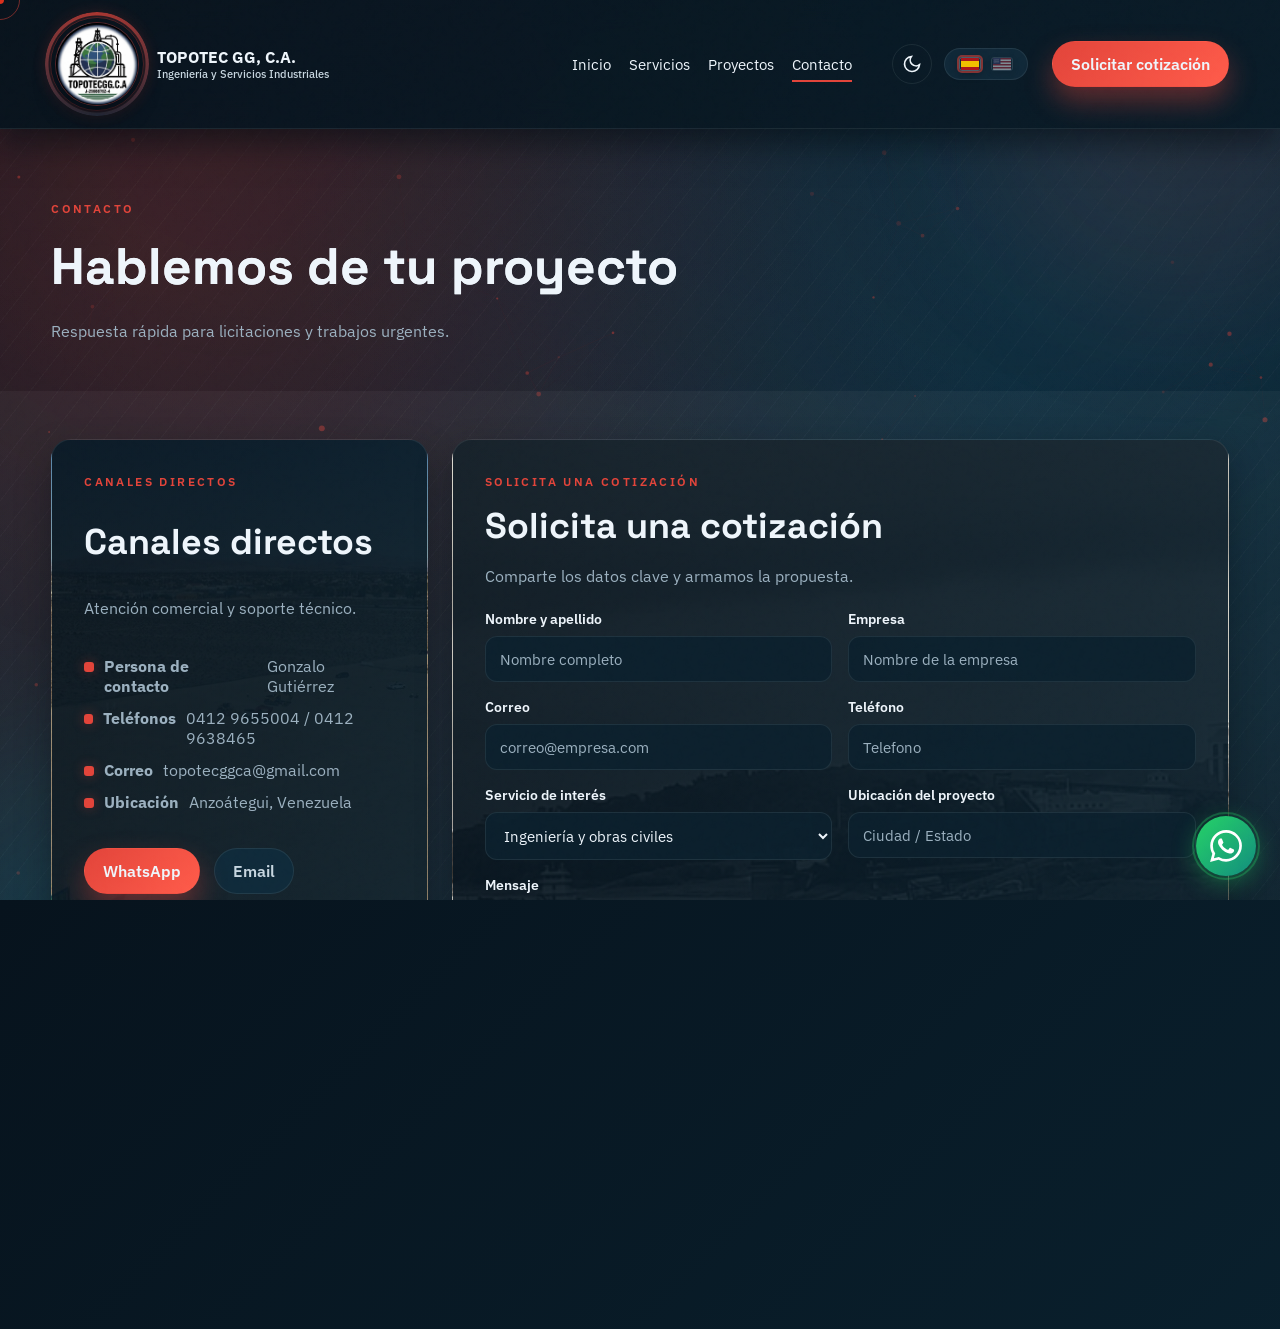
<file: contacto.html>
<!doctype html>
<html lang="es">

<head>
  <meta charset="UTF-8" />
  <meta name="viewport" content="width=device-width, initial-scale=1" />
  <link rel="icon" type="image/x-icon" href="favicon.ico" />
  <link rel="icon" type="image/png" sizes="96x96" href="favicon-96x96.png" />
  <link rel="apple-touch-icon" sizes="180x180" href="apple-touch-icon.png" />
  <link rel="manifest" href="site.webmanifest" />
  <meta name="description" content="Contacto para solicitar cotizacion y soporte tecnico." />
  <title>Contacto | TOPOTEC GG, C.A.</title>
  <link rel="preconnect" href="https://fonts.googleapis.com" />
  <link rel="preconnect" href="https://fonts.gstatic.com" crossorigin />
  <link
    href="https://fonts.googleapis.com/css2?family=IBM+Plex+Sans:wght@300;400;500;600&family=Space+Grotesk:wght@400;500;600;700&display=swap"
    rel="stylesheet" />
  <link rel="stylesheet" href="styles-v2.css" />
</head>

<body class="page page-contact" data-page-title="title_contact">
  <!-- Preloader -->
  <div class="preloader">
    <div class="preloader-content">
      <img class="preloader-logo" src="logo_topotec.jpg" alt="TOPOTEC" />
      <div class="preloader-bar">
        <div class="preloader-progress"></div>
      </div>
    </div>
  </div>

  <!-- Scroll Progress -->
  <div class="scroll-progress"></div>

  <!-- Custom Cursor -->
  <div class="cursor-dot"></div>
  <div class="cursor-ring"></div>

  <!-- Particle Background -->
  <canvas id="particle-canvas"></canvas>

  <!-- Noise Overlay -->
  <div class="noise-overlay"></div>

  <!-- Page Transition -->
  <div class="page-transition"></div>

  <!-- Blob Decorations -->
  <div class="blob-decoration blob-1"></div>
  <div class="blob-decoration blob-2"></div>

  <header class="site-header">
    <nav class="nav container">
      <a class="logo" href="index.html" aria-label="TOPOTEC GG, C.A.">
        <span class="logo-orbit">
          <img class="logo-mark" src="logo_topotec.jpg" alt="Logo TOPOTEC GG, C.A." />
        </span>
        <span class="logo-text">
          TOPOTEC GG, C.A.
          <span data-i18n="brand_tagline">Ingenieria y Servicios Industriales</span>
        </span>
      </a>
      <div class="nav-links" data-nav-menu>
        <a href="index.html" data-i18n="nav_home">Inicio</a>
        <a href="servicios.html" data-i18n="nav_services">Servicios</a>
        <a href="proyectos.html" data-i18n="nav_projects">Proyectos</a>
        <a href="contacto.html" aria-current="page" data-i18n="nav_contact">Contacto</a>
      </div>
      <div class="nav-center-actions">
        <button class="theme-toggle" type="button" aria-label="Toggle theme">
          <svg class="icon-moon" viewBox="0 0 24 24" fill="none" stroke="currentColor" stroke-width="2">
            <path d="M21 12.79A9 9 0 1 1 11.21 3 7 7 0 0 0 21 12.79z" />
          </svg>
          <svg class="icon-sun" viewBox="0 0 24 24" fill="none" stroke="currentColor" stroke-width="2">
            <circle cx="12" cy="12" r="5" />
            <path
              d="M12 1v2M12 21v2M4.22 4.22l1.42 1.42M18.36 18.36l1.42 1.42M1 12h2M21 12h2M4.22 19.78l1.42-1.42M18.36 5.64l1.42-1.42" />
          </svg>
        </button>
        <button class="lang-toggle" data-lang-toggle type="button" aria-label="Toggle language">
          <span data-lang="es"><img src="flag-es.svg" alt="ES" /></span>
          <span data-lang="en"><img src="flag-en.svg" alt="EN" /></span>
        </button>
      </div>
      <div class="nav-actions">
        <a class="btn btn-primary nav-btn-desktop" href="contacto.html#form" data-i18n="nav_quote">Solicitar cotizacion</a>
        <button class="nav-toggle" data-nav-toggle type="button" aria-label="Menu">
          <svg viewBox="0 0 24 24" fill="none" stroke="currentColor" stroke-width="2.5" stroke-linecap="round">
            <line x1="3" y1="6" x2="21" y2="6"></line>
            <line x1="3" y1="12" x2="21" y2="12"></line>
            <line x1="3" y1="18" x2="21" y2="18"></line>
          </svg>
        </button>
      </div>
    </nav>
  </header>

  <main>
    <section class="hero section">
      <div class="container">
        <p class="eyebrow" data-i18n="contact_eyebrow">Contacto</p>
        <h1 class="hero-title" data-i18n="contact_title">Hablemos de tu proyecto</h1>
        <p class="section-subtitle" data-i18n="contact_subtitle">
          Respuesta rapida para licitaciones y trabajos urgentes.
        </p>
      </div>
    </section>

    <section class="section dense" id="form">
      <div class="container grid-3">
        <article class="panel reveal contact-card">
          <p class="eyebrow" data-i18n="contact_info_title">Canales directos</p>
          <h2 class="section-title" data-i18n="contact_info_title">Canales directos</h2>
          <p data-i18n="contact_info_text">Atencion comercial y soporte tecnico.</p>
          <ul class="list" style="margin-top: 18px;">
            <li>
              <strong data-i18n="contact_info_item_1_label">Persona de contacto</strong>
              <span data-i18n="contact_info_item_1_value">Gonzalo Gutierrez</span>
            </li>
            <li>
              <strong data-i18n="contact_info_item_2_label">Telefonos</strong>
              <span data-i18n="contact_info_item_2_value">0412 9655004 / 0412 9638465</span>
            </li>
            <li>
              <strong data-i18n="contact_info_item_3_label">Correo</strong>
              <span data-i18n="contact_info_item_3_value">topotecggca@gmail.com</span>
            </li>
            <li>
              <strong data-i18n="contact_info_item_4_label">Ubicacion</strong>
              <span data-i18n="contact_info_item_4_value">Anzoategui, Venezuela</span>
            </li>
          </ul>
          <div class="cta-actions" style="margin-top: 20px;">
            <a class="btn btn-primary" href="https://wa.me/584149655004" target="_blank" rel="noreferrer">
              WhatsApp
            </a>
            <a class="btn btn-ghost" href="mailto:topotecggca@gmail.com">Email</a>
          </div>
          <div class="contact-highlights">
            <div class="contact-highlight">
              <span class="highlight-label" data-i18n="contact_highlight_1_label">Respuesta</span>
              <span class="highlight-value" data-i18n="contact_highlight_1_value">Menos de 24h</span>
            </div>
            <div class="contact-highlight">
              <span class="highlight-label" data-i18n="contact_highlight_2_label">Cobertura</span>
              <span class="highlight-value" data-i18n="contact_highlight_2_value">Nacional</span>
            </div>
            <div class="contact-highlight">
              <span class="highlight-label" data-i18n="contact_highlight_3_label">Cumplimiento</span>
              <span class="highlight-value" data-i18n="contact_highlight_3_value">Solvencias vigentes</span>
            </div>
          </div>
        </article>
        <article class="panel reveal delay-1" style="grid-column: span 2;">
          <p class="eyebrow" data-i18n="contact_form_title">Solicita una cotizacion</p>
          <h2 class="section-title" data-i18n="contact_form_title">Solicita una cotizacion</h2>
          <p data-i18n="contact_form_text">Comparte los datos clave y armamos la propuesta.</p>
          <form class="form" data-rfq-form data-mailto="topotecggca@gmail.com" style="margin-top: 20px;">
            <div class="form-grid">
              <div class="form-field">
                <label for="name" data-i18n="form_name_label">Nombre y apellido</label>
                <input id="name" name="name" type="text" required data-i18n-placeholder="form_name_ph"
                  placeholder="Nombre completo" />
              </div>
              <div class="form-field">
                <label for="company" data-i18n="form_company_label">Empresa</label>
                <input id="company" name="company" type="text" data-i18n-placeholder="form_company_ph"
                  placeholder="Nombre de la empresa" />
              </div>
              <div class="form-field">
                <label for="email" data-i18n="form_email_label">Correo</label>
                <input id="email" name="email" type="email" required data-i18n-placeholder="form_email_ph"
                  placeholder="correo@empresa.com" />
              </div>
              <div class="form-field">
                <label for="phone" data-i18n="form_phone_label">Telefono</label>
                <input id="phone" name="phone" type="tel" data-i18n-placeholder="form_phone_ph"
                  placeholder="Telefono" />
              </div>
              <div class="form-field">
                <label for="service" data-i18n="form_service_label">Servicio de interes</label>
                <select id="service" name="service">
                  <option data-i18n="form_service_option_1">Ingenieria y obras civiles</option>
                  <option data-i18n="form_service_option_2">Topografia y geodesia</option>
                  <option data-i18n="form_service_option_3">Mantenimiento industrial</option>
                  <option data-i18n="form_service_option_4">Otro / Mixto</option>
                </select>
              </div>
              <div class="form-field">
                <label for="location" data-i18n="form_location_label">Ubicacion del proyecto</label>
                <input id="location" name="location" type="text" data-i18n-placeholder="form_location_ph"
                  placeholder="Ciudad / Estado" />
              </div>
            </div>
            <div class="form-field" style="margin-top: 16px;">
              <label for="message" data-i18n="form_message_label">Mensaje</label>
              <textarea id="message" name="message" data-i18n-placeholder="form_message_ph"
                placeholder="Describe alcance, fechas y requisitos"></textarea>
            </div>
            <div class="form-actions">
              <button class="btn btn-primary" type="submit" data-i18n="form_submit">Enviar solicitud</button>
              <span class="form-note" data-i18n="form_note">Adjunta tu RFP o planos en el correo o por WhatsApp.</span>
            </div>
          </form>
        </article>
      </div>
    </section>
  </main>

  <footer class="site-footer">
    <div class="container footer-grid">
      <div>
        <strong>TOPOTEC GG, C.A.</strong>
        <p data-i18n="brand_tagline">Ingenieria y Servicios Industriales</p>
        <p data-i18n="footer_legal">Habilitados para contratar con el Estado hasta jun 2026.</p>
      </div>
      <div>
        <div class="footer-label" data-i18n="footer_title">Contacto directo</div>
        <p><span data-i18n="footer_phone_label">Telefonos</span>: 0412 9655004 / 0412 9638465</p>
        <p><span data-i18n="footer_email_label">Correo</span>: topotecggca@gmail.com</p>
      </div>
      <div>
        <div class="footer-label" data-i18n="footer_address_label">Ubicacion</div>
        <p data-i18n="footer_address_value">Anzoategui, Venezuela</p>
        <p><span data-i18n="footer_rif_label">RIF</span>: <span data-i18n="footer_rif_value">J-29666762-4</span></p>
      </div>
    </div>
  </footer>

  <script src="site-v2.js"></script>

  <!-- WhatsApp FAB -->
  <a class="whatsapp-fab" href="https://wa.me/584149655004" target="_blank" rel="noreferrer" aria-label="WhatsApp">
    <svg viewBox="0 0 24 24" xmlns="http://www.w3.org/2000/svg">
      <path
        d="M17.472 14.382c-.297-.149-1.758-.867-2.03-.967-.273-.099-.471-.148-.67.15-.197.297-.767.966-.94 1.164-.173.199-.347.223-.644.075-.297-.15-1.255-.463-2.39-1.475-.883-.788-1.48-1.761-1.653-2.059-.173-.297-.018-.458.13-.606.134-.133.298-.347.446-.52.149-.174.198-.298.298-.497.099-.198.05-.371-.025-.52-.075-.149-.669-1.612-.916-2.207-.242-.579-.487-.5-.669-.51-.173-.008-.371-.01-.57-.01-.198 0-.52.074-.792.372-.272.297-1.04 1.016-1.04 2.479 0 1.462 1.065 2.875 1.213 3.074.149.198 2.096 3.2 5.077 4.487.709.306 1.262.489 1.694.625.712.227 1.36.195 1.871.118.571-.085 1.758-.719 2.006-1.413.248-.694.248-1.289.173-1.413-.074-.124-.272-.198-.57-.347m-5.421 7.403h-.004a9.87 9.87 0 01-5.031-1.378l-.361-.214-3.741.982.998-3.648-.235-.374a9.86 9.86 0 01-1.51-5.26c.001-5.45 4.436-9.884 9.888-9.884 2.64 0 5.122 1.03 6.988 2.898a9.825 9.825 0 012.893 6.994c-.003 5.45-4.437 9.884-9.885 9.884m8.413-18.297A11.815 11.815 0 0012.05 0C5.495 0 .16 5.335.157 11.892c0 2.096.547 4.142 1.588 5.945L.057 24l6.305-1.654a11.882 11.882 0 005.683 1.448h.005c6.554 0 11.89-5.335 11.893-11.893a11.821 11.821 0 00-3.48-8.413z" />
    </svg>
  </a>
</body>

</html>
</file>
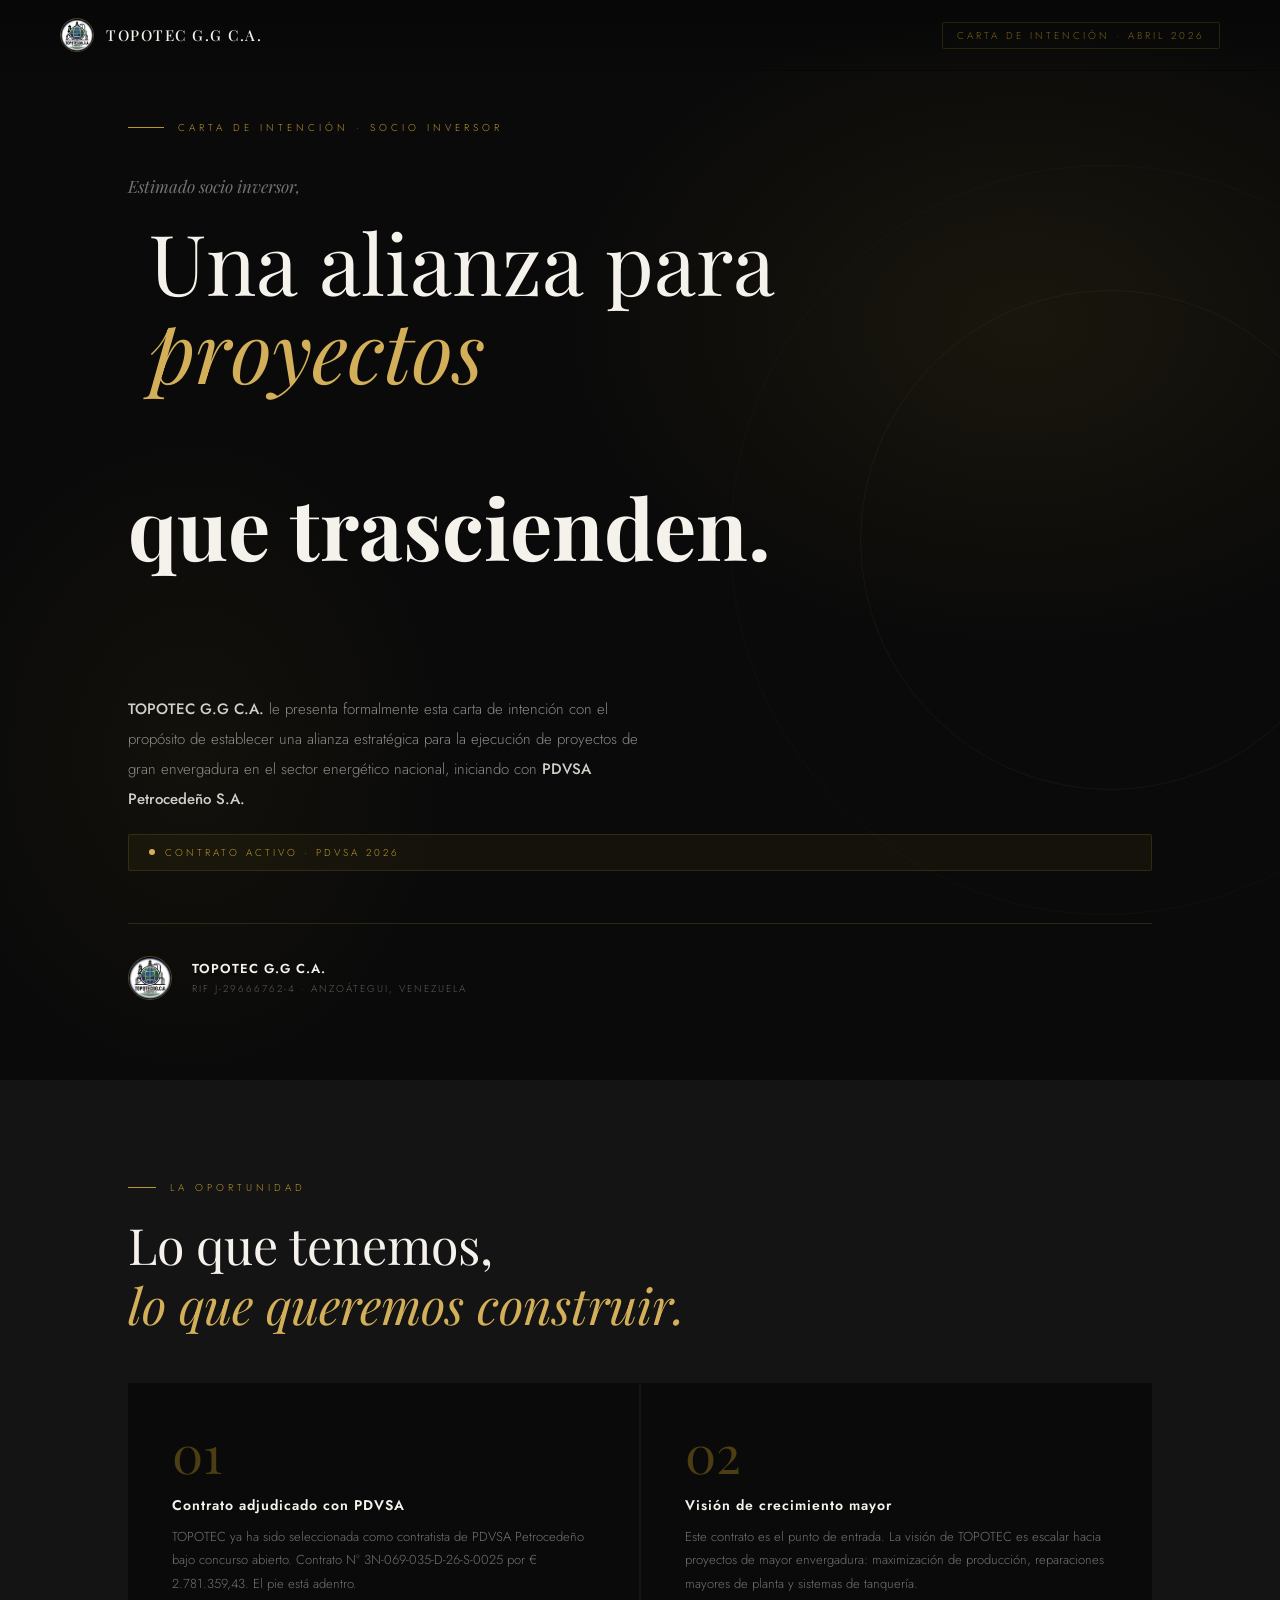
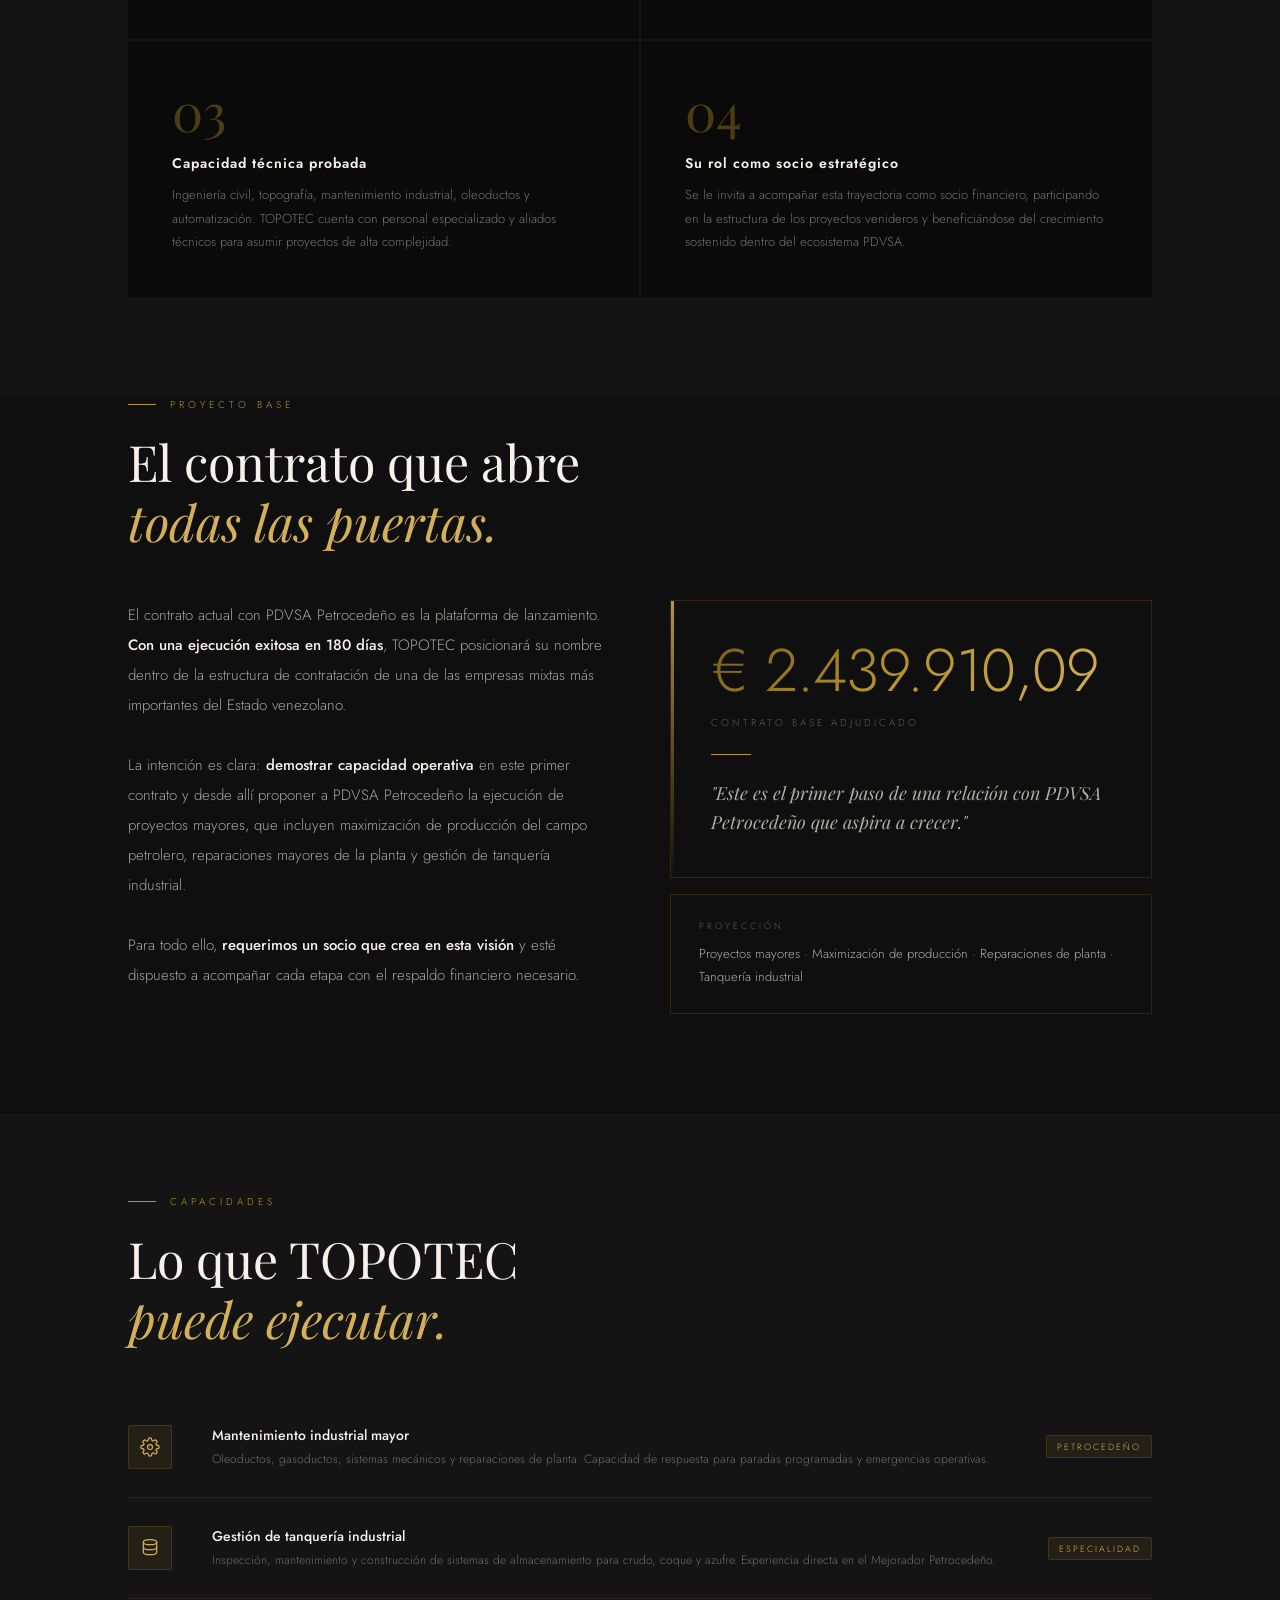
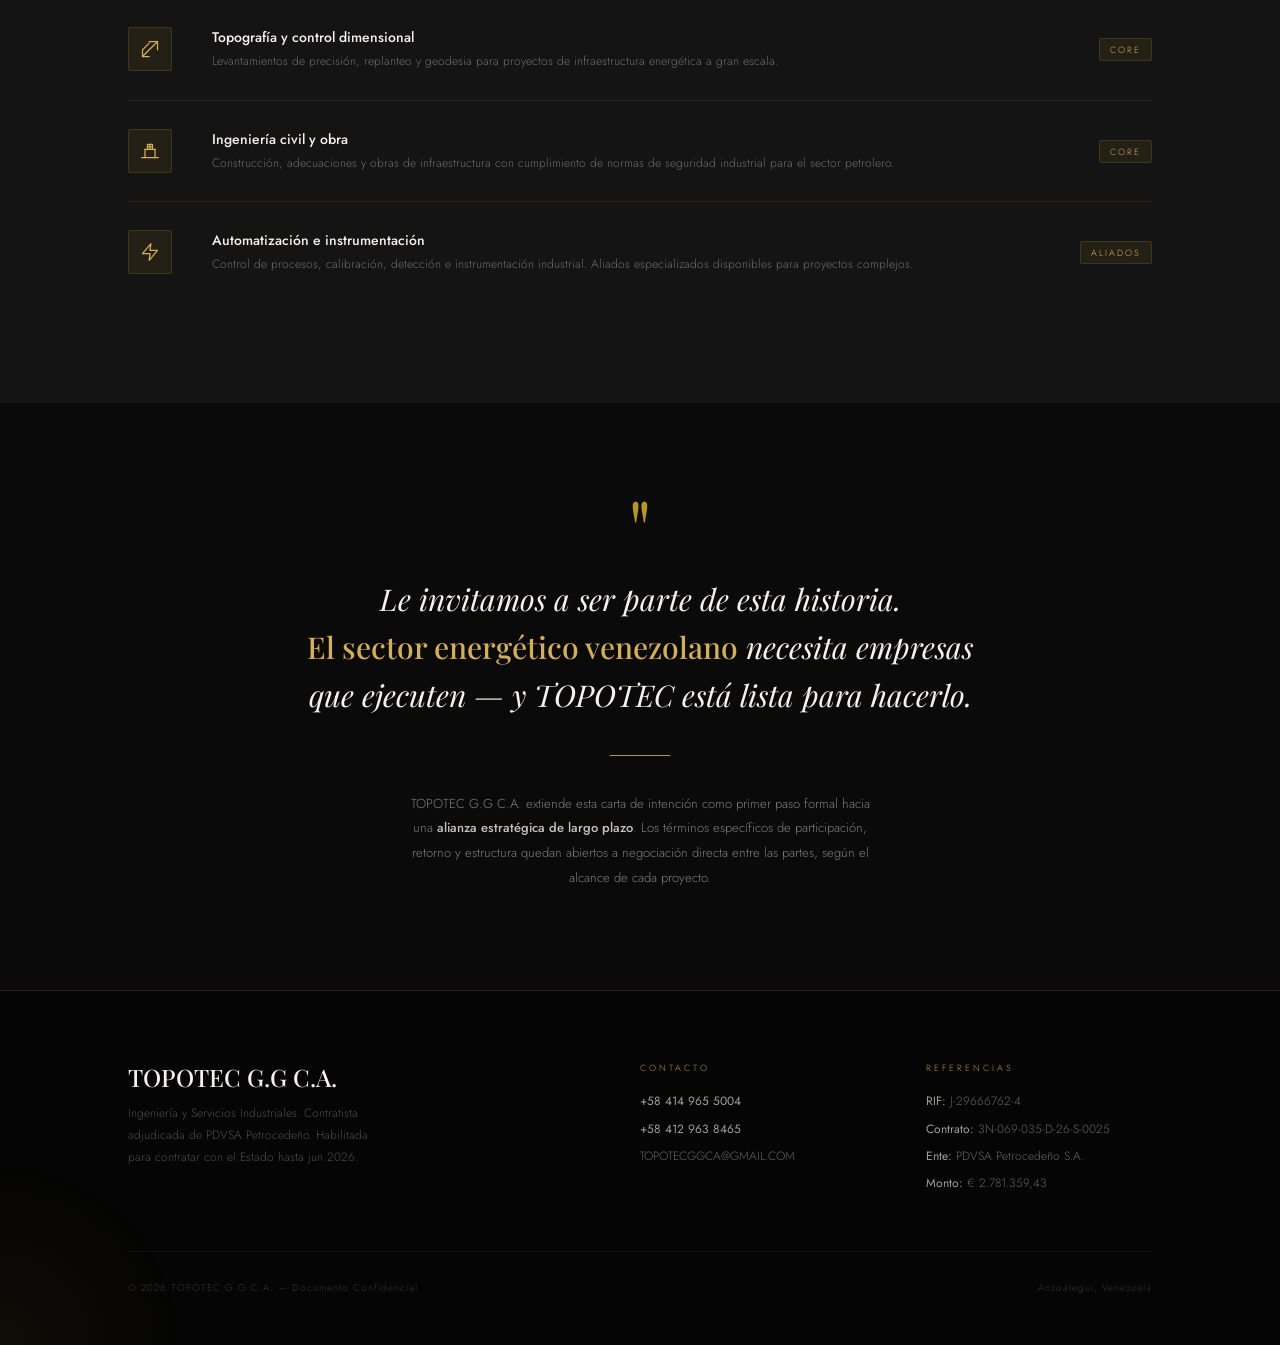
<file: Financiamiento.html>
<!DOCTYPE html>
<html lang="es">

<head>
  <meta charset="UTF-8">
  <meta name="viewport" content="width=device-width, initial-scale=1.0">
  <title>Carta de Intención — TOPOTEC G.G C.A.</title>
  <link
    href="https://fonts.googleapis.com/css2?family=Playfair+Display:ital,wght@0,400;0,500;0,700;1,400;1,500&family=Jost:wght@300;400;500;600&display=swap"
    rel="stylesheet">
  <style>
    :root {
      --gold: #B8952A;
      --gold2: #D4AF5A;
      --gold3: #7A6018;
      --cream: #F9F6F0;
      --cream2: #F0EBE0;
      --ink: #0A0A0A;
      --ink2: #141414;
      --smoke: #F5F2EC;
      --line: rgba(184, 149, 42, 0.18);
      --text: #1A1810;
      --muted: #6B6555;
    }

    *,
    *::before,
    *::after {
      margin: 0;
      padding: 0;
      box-sizing: border-box;
    }

    html {
      scroll-behavior: smooth;
    }

    body {
      background: var(--cream);
      color: var(--text);
      font-family: 'Jost', sans-serif;
      font-weight: 300;
      overflow-x: hidden;
    }

    /* PROGRESS */
    #bar {
      position: fixed;
      top: 0;
      left: 0;
      height: 2px;
      width: 0%;
      background: linear-gradient(90deg, var(--gold3), var(--gold), var(--gold2));
      z-index: 1000;
      box-shadow: 0 0 10px var(--gold);
      transition: width 0.1s linear;
    }

    /* NAV */
    nav {
      position: fixed;
      top: 0;
      left: 0;
      right: 0;
      z-index: 500;
      padding: 18px 60px;
      display: flex;
      justify-content: space-between;
      align-items: center;
      background: linear-gradient(180deg, rgba(7, 7, 7, 0.96) 0%, transparent 100%);
      border-bottom: 1px solid transparent;
      transition: border-color 0.4s, backdrop-filter 0.4s, background 0.4s;
    }

    nav.scrolled {
      border-bottom-color: var(--line);
      backdrop-filter: blur(20px);
      background: rgba(7, 7, 7, 0.88);
    }

    .nav-left {
      display: flex;
      align-items: center;
      gap: 12px;
    }

    .nav-logo-img {
      width: 34px;
      height: 34px;
      border-radius: 50%;
      object-fit: cover;
      border: 1px solid rgba(184, 149, 42, 0.4);
    }

    .nav-name {
      font-family: 'Playfair Display', serif;
      font-size: 15px;
      font-weight: 500;
      letter-spacing: 1.5px;
      color: var(--smoke);
    }

    .nav-right {
      font-size: 10px;
      letter-spacing: 3px;
      text-transform: uppercase;
      color: var(--gold3);
      border: 1px solid var(--line);
      padding: 5px 14px;
      border-radius: 2px;
    }

    /* HERO — CARTA ABIERTA */
    .hero {
      min-height: 100vh;
      background: var(--ink);
      position: relative;
      overflow: hidden;
      display: flex;
      flex-direction: column;
      justify-content: center;
      padding: 120px 10vw 80px;
    }

    .hero-texture {
      position: absolute;
      inset: 0;
      background:
        radial-gradient(ellipse 60% 50% at 80% 30%, rgba(184, 149, 42, 0.09) 0%, transparent 60%),
        radial-gradient(ellipse 40% 60% at 15% 70%, rgba(184, 149, 42, 0.05) 0%, transparent 50%);
    }

    .hero-ornament {
      position: absolute;
      right: -80px;
      top: 50%;
      transform: translateY(-50%);
      width: 500px;
      height: 500px;
      border: 1px solid rgba(184, 149, 42, 0.07);
      border-radius: 50%;
      animation: spin 40s linear infinite;
    }

    .hero-ornament2 {
      position: absolute;
      right: -200px;
      top: 50%;
      transform: translateY(-50%);
      width: 750px;
      height: 750px;
      border: 1px solid rgba(184, 149, 42, 0.04);
      border-radius: 50%;
      animation: spin 70s linear infinite reverse;
    }

    @keyframes spin {
      to {
        transform: translateY(-50%) rotate(360deg);
      }
    }

    .hero-tag {
      display: flex;
      align-items: center;
      gap: 14px;
      margin-bottom: 40px;
      opacity: 0;
      transform: translateY(16px);
      animation: up 0.7s ease 0.2s forwards;
    }

    .hero-tag-line {
      width: 36px;
      height: 1px;
      background: var(--gold);
    }

    .hero-tag-text {
      font-size: 10px;
      letter-spacing: 4px;
      text-transform: uppercase;
      color: var(--gold);
    }

    .hero-saludo {
      font-family: 'Playfair Display', serif;
      font-size: clamp(13px, 2vw, 17px);
      font-weight: 400;
      font-style: italic;
      color: rgba(245, 242, 236, 0.45);
      margin-bottom: 20px;
      opacity: 0;
      transform: translateY(16px);
      animation: up 0.7s ease 0.35s forwards;
    }

    .hero-title {
      font-family: 'Playfair Display', serif;
      font-size: clamp(44px, 7vw, 84px);
      font-weight: 400;
      line-height: 1.05;
      color: var(--smoke);
      opacity: 0;
      transform: translateY(24px);
      animation: up 1s ease 0.5s forwards;
    }

    .hero-title em {
      font-style: italic;
      color: var(--gold2);
    }

    .hero-title strong {
      font-weight: 700;
      display: block;
    }

    .hero-body {
      margin-top: 36px;
      max-width: 520px;
      font-size: 15px;
      line-height: 2;
      font-weight: 300;
      color: rgba(245, 242, 236, 0.55);
      opacity: 0;
      transform: translateY(16px);
      animation: up 0.7s ease 0.8s forwards;
    }

    .hero-body strong {
      color: rgba(245, 242, 236, 0.85);
      font-weight: 500;
    }

    .hero-firma {
      margin-top: 52px;
      display: flex;
      align-items: center;
      gap: 20px;
      padding-top: 32px;
      border-top: 1px solid rgba(184, 149, 42, 0.2);
      opacity: 0;
      animation: up 0.7s ease 1.1s forwards;
    }

    .firma-logo {
      width: 44px;
      height: 44px;
      border-radius: 50%;
      object-fit: cover;
      border: 1px solid rgba(184, 149, 42, 0.4);
      flex-shrink: 0;
    }

    .firma-info {}

    .firma-name {
      font-size: 13px;
      font-weight: 600;
      color: var(--smoke);
      letter-spacing: 1px;
    }

    .firma-sub {
      font-size: 10px;
      color: rgba(245, 242, 236, 0.35);
      letter-spacing: 2px;
      text-transform: uppercase;
      margin-top: 3px;
    }

    /* SECTIONS */
    section {
      padding: 100px 10vw;
      position: relative;
    }

    section.dark {
      background: var(--ink2);
      color: var(--smoke);
    }

    section.light {
      background: var(--cream2);
    }

    .eyebrow {
      display: flex;
      align-items: center;
      gap: 14px;
      margin-bottom: 20px;
    }

    .eyebrow-line {
      width: 28px;
      height: 1px;
      background: var(--gold);
      flex-shrink: 0;
    }

    .eyebrow-text {
      font-size: 10px;
      letter-spacing: 4px;
      text-transform: uppercase;
      color: var(--gold);
    }

    .s-title {
      font-family: 'Playfair Display', serif;
      font-size: clamp(30px, 4.5vw, 50px);
      font-weight: 400;
      line-height: 1.2;
      margin-bottom: 40px;
    }

    .s-title em {
      font-style: italic;
      color: var(--gold2);
    }

    section.dark .s-title {
      color: var(--smoke);
    }

    section.light .s-title {
      color: var(--ink);
    }

    /* PROPUESTA CENTRAL */
    .propuesta-grid {
      display: grid;
      grid-template-columns: 1fr 1fr;
      gap: 2px;
      margin-top: 48px;
    }

    .p-card {
      background: var(--ink);
      padding: 44px;
      position: relative;
      overflow: hidden;
      transition: background 0.3s;
    }

    .p-card:hover {
      background: #1a1a1a;
    }

    .p-card::after {
      content: '';
      position: absolute;
      bottom: 0;
      left: 0;
      right: 0;
      height: 1px;
      background: linear-gradient(90deg, transparent, var(--gold), transparent);
      opacity: 0;
      transition: opacity 0.4s;
    }

    .p-card:hover::after {
      opacity: 1;
    }

    .p-num {
      font-family: 'Playfair Display', serif;
      font-size: 52px;
      font-weight: 300;
      color: var(--gold3);
      line-height: 1;
      margin-bottom: 16px;
      opacity: 0.6;
    }

    .p-title {
      font-size: 14px;
      font-weight: 600;
      color: var(--smoke);
      letter-spacing: 1px;
      margin-bottom: 10px;
    }

    .p-text {
      font-size: 13px;
      line-height: 1.8;
      color: rgba(245, 242, 236, 0.45);
    }

    /* OPORTUNIDAD */
    .op-wrap {
      display: grid;
      grid-template-columns: 1fr 1fr;
      gap: 60px;
      align-items: start;
      margin-top: 48px;
    }

    .op-text {
      font-size: 15px;
      line-height: 2;
      color: rgba(245, 242, 236, 0.65);
    }

    .op-text strong {
      color: var(--smoke);
      font-weight: 500;
    }

    .op-highlight {
      border: 1px solid var(--line);
      padding: 40px;
      position: relative;
    }

    .op-highlight::before {
      content: '';
      position: absolute;
      top: 0;
      left: 0;
      width: 3px;
      height: 100%;
      background: linear-gradient(180deg, var(--gold), transparent);
    }

    .op-big {
      font-family: 'Jost', sans-serif;
      font-size: clamp(38px, 5vw, 60px);
      font-weight: 300;
      letter-spacing: -1px;
      background: linear-gradient(135deg, var(--gold3), var(--gold), var(--gold2));
      -webkit-background-clip: text;
      -webkit-text-fill-color: transparent;
      background-clip: text;
      line-height: 1;
      margin-bottom: 14px;
    }

    .op-label {
      font-size: 10px;
      letter-spacing: 3px;
      text-transform: uppercase;
      color: rgba(245, 242, 236, 0.35);
    }

    .op-divider {
      width: 40px;
      height: 1px;
      background: var(--gold);
      margin: 24px 0;
    }

    .op-sub {
      font-family: 'Playfair Display', serif;
      font-size: 18px;
      font-style: italic;
      font-weight: 300;
      color: rgba(245, 242, 236, 0.7);
      line-height: 1.6;
    }

    /* PROYECTOS */
    .proyectos-list {
      margin-top: 48px;
    }

    .proy-item {
      display: grid;
      grid-template-columns: 56px 1fr auto;
      align-items: start;
      gap: 28px;
      padding: 28px 0;
      border-bottom: 1px solid rgba(184, 149, 42, 0.12);
      opacity: 0;
      transform: translateX(-16px);
      transition: opacity 0.6s, transform 0.6s;
    }

    .proy-item.visible {
      opacity: 1;
      transform: translateX(0);
    }

    .proy-item:last-child {
      border-bottom: none;
    }

    .proy-ico {
      width: 44px;
      height: 44px;
      border-radius: 2px;
      background: rgba(184, 149, 42, 0.1);
      border: 1px solid var(--line);
      display: flex;
      align-items: center;
      justify-content: center;
      font-size: 18px;
      flex-shrink: 0;
      color: var(--gold2);
    }

    .proy-name {
      font-size: 14px;
      font-weight: 500;
      color: var(--smoke);
      margin-bottom: 4px;
    }

    .proy-desc {
      font-size: 12px;
      line-height: 1.7;
      color: rgba(245, 242, 236, 0.4);
    }

    .proy-tag {
      font-size: 9px;
      letter-spacing: 2px;
      text-transform: uppercase;
      padding: 4px 10px;
      border-radius: 2px;
      white-space: nowrap;
      align-self: center;
      background: rgba(184, 149, 42, 0.1);
      color: var(--gold2);
      border: 1px solid var(--line);
    }

    /* INVITACION */
    .invitacion-wrap {
      max-width: 700px;
      margin: 0 auto;
      text-align: center;
    }

    .inv-quote-mark {
      font-family: 'Playfair Display', serif;
      font-size: 80px;
      line-height: 0.6;
      color: var(--gold);
      opacity: 0.25;
      display: block;
      margin-bottom: 24px;
    }

    .inv-text {
      font-family: 'Playfair Display', serif;
      font-size: clamp(20px, 3vw, 30px);
      font-weight: 400;
      font-style: italic;
      line-height: 1.6;
      color: var(--smoke);
    }

    .inv-text em {
      color: var(--gold2);
      font-style: normal;
      font-weight: 500;
    }

    .inv-divider {
      width: 60px;
      height: 1px;
      background: var(--gold);
      margin: 36px auto;
    }

    .inv-cta {
      font-size: 13px;
      line-height: 1.9;
      color: rgba(245, 242, 236, 0.5);
      max-width: 460px;
      margin: 0 auto;
    }

    .inv-cta strong {
      color: rgba(245, 242, 236, 0.8);
      font-weight: 500;
    }

    /* FOOTER */
    footer {
      background: #050505;
      padding: 70px 10vw 50px;
      border-top: 1px solid var(--line);
    }

    .foot-grid {
      display: grid;
      grid-template-columns: 2fr 1fr 1fr;
      gap: 60px;
      margin-bottom: 50px;
    }

    .foot-brand {
      font-family: 'Playfair Display', serif;
      font-size: 24px;
      font-weight: 500;
      color: var(--smoke);
      margin-bottom: 10px;
    }

    .foot-tag {
      font-size: 12px;
      color: rgba(245, 242, 236, 0.3);
      line-height: 1.8;
      max-width: 260px;
    }

    .foot-col-title {
      font-size: 9px;
      letter-spacing: 3px;
      text-transform: uppercase;
      color: var(--gold);
      margin-bottom: 18px;
    }

    .foot-item {
      font-size: 12px;
      color: rgba(245, 242, 236, 0.4);
      margin-bottom: 8px;
      line-height: 1.6;
    }

    .foot-item strong {
      color: rgba(245, 242, 236, 0.65);
      font-weight: 400;
    }

    .foot-bottom {
      padding-top: 28px;
      border-top: 1px solid rgba(245, 242, 236, 0.05);
      display: flex;
      justify-content: space-between;
      align-items: center;
      flex-wrap: wrap;
      gap: 12px;
    }

    .foot-copy {
      font-size: 10px;
      color: rgba(245, 242, 236, 0.2);
      letter-spacing: 1px;
    }

    /* ANIMATIONS */
    @keyframes up {
      to {
        opacity: 1;
        transform: translateY(0);
      }
    }

    .reveal {
      opacity: 0;
      transform: translateY(24px);
      transition: opacity 0.8s ease, transform 0.8s ease;
    }

    .reveal.visible {
      opacity: 1;
      transform: translateY(0);
    }

    .reveal-r {
      opacity: 0;
      transform: translateX(24px);
      transition: opacity 0.7s ease, transform 0.7s ease;
    }

    .reveal-r.visible {
      opacity: 1;
      transform: translateX(0);
    }

    /* MOBILE */
    @media(max-width:768px) {
      nav {
        padding: 18px 24px;
      }

      .nav-right {
        display: none;
      }

      .hero,
      section {
        padding-left: 24px;
        padding-right: 24px;
      }

      .propuesta-grid,
      .op-wrap {
        grid-template-columns: 1fr;
        gap: 2px;
      }

      .foot-grid {
        grid-template-columns: 1fr;
        gap: 36px;
      }

      .proy-item {
        grid-template-columns: 44px 1fr;
      }

      .proy-tag {
        display: none;
      }
    }

    @media print {

      nav,
      #bar {
        display: none;
      }

      body {
        background: white;
        color: black;
      }
    }

    /* ── SPOTLIGHT CURSOR ── */
    .spotlight {
      position: fixed;
      pointer-events: none;
      z-index: 9998;
      width: 400px;
      height: 400px;
      border-radius: 50%;
      background: radial-gradient(circle, rgba(184, 149, 42, 0.06) 0%, transparent 65%);
      transform: translate(-50%, -50%);
      transition: opacity 0.3s;
    }

    /* ── COUNTER ANIMATION ── */
    .count-up {
      display: inline-block;
    }

    /* ── MAGNETIC CARD ── */
    .p-card {
      cursor: default;
    }

    /* ── CHAR REVEAL ── */
    .char-reveal .char {
      display: inline-block;
      opacity: 0;
      transform: translateY(40px) rotate(3deg);
      transition: opacity 0.5s ease, transform 0.5s ease;
    }

    .char-reveal.visible .char {
      opacity: 1;
      transform: translateY(0) rotate(0deg);
    }

    /* ── SHIMMER LINE ── */
    .shimmer-line {
      height: 1px;
      background: var(--line);
      position: relative;
      overflow: hidden;
      margin: 60px 0;
    }

    .shimmer-line::after {
      content: '';
      position: absolute;
      top: 0;
      left: -100%;
      width: 60%;
      height: 100%;
      background: linear-gradient(90deg, transparent, var(--gold2), transparent);
      animation: shimmer 3s ease-in-out infinite;
    }

    @keyframes shimmer {
      0% {
        left: -60%
      }

      100% {
        left: 160%
      }
    }

    /* ── FLOATING BADGE ── */
    .float-badge {
      display: inline-flex;
      align-items: center;
      gap: 10px;
      padding: 10px 20px;
      border: 1px solid var(--line);
      border-radius: 2px;
      background: rgba(184, 149, 42, 0.06);
      animation: floatY 4s ease-in-out infinite;
      margin-top: 20px;
    }

    @keyframes floatY {

      0%,
      100% {
        transform: translateY(0)
      }

      50% {
        transform: translateY(-8px)
      }
    }

    .float-dot {
      width: 6px;
      height: 6px;
      border-radius: 50%;
      background: var(--gold2);
      animation: pulse 2s ease-in-out infinite;
    }

    @keyframes pulse {

      0%,
      100% {
        opacity: 1;
        transform: scale(1)
      }

      50% {
        opacity: 0.4;
        transform: scale(0.6)
      }
    }

    /* ── TILT CARDS ── */
    .p-card {
      transition: background 0.3s, transform 0.2s, box-shadow 0.2s;
    }

    @media(min-width:769px) {
      .p-card:hover {
        transform: translateY(-4px);
        box-shadow: 0 20px 60px rgba(0, 0, 0, 0.5);
      }
    }

    /* ── MOBILE CARD RIPPLE ── */
    .ripple-burst {
      position: absolute;
      border-radius: 50%;
      pointer-events: none;
      transform: scale(0);
      opacity: 0;
      background: radial-gradient(circle, rgba(212, 175, 90, 0.18) 0%, rgba(184, 149, 42, 0.07) 45%, transparent 70%);
      animation: ripplePop 0.7s cubic-bezier(0.2, 0, 0, 1) forwards;
    }

    @keyframes ripplePop {
      0% {
        transform: scale(0);
        opacity: 1;
      }

      60% {
        transform: scale(1);
        opacity: 0.8;
      }

      100% {
        transform: scale(1.4);
        opacity: 0;
      }
    }

    @media(max-width:768px) {
      .p-card {
        overflow: hidden;
        position: relative;
        -webkit-tap-highlight-color: transparent;
      }
    }
  </style>
</head>

<body>

  <div id="bar"></div>

  <nav id="nav">
    <div class="nav-left">
      <img class="nav-logo-img"
        src="[data-uri]"
        alt="TOPOTEC">
      <div class="nav-name">TOPOTEC G.G C.A.</div>
    </div>
    <div class="nav-right">Carta de Intención · Abril 2026</div>
  </nav>

  <!-- HERO -->
  <div class="hero">
    <div class="hero-texture"></div>
    <div class="hero-ornament"></div>
    <div class="hero-ornament2"></div>

    <div class="hero-tag">
      <div class="hero-tag-line"></div>
      <div class="hero-tag-text" style="white-space:nowrap;">Carta de Intención · Socio Inversor</div>
    </div>

    <div class="hero-saludo">Estimado socio inversor,</div>

    <h1 class="hero-title">
      Una alianza para<br>
      <em>proyectos</em><br>
      <strong>que trascienden.</strong>
    </h1>

    <p class="hero-body">
      <strong>TOPOTEC G.G C.A.</strong> le presenta formalmente esta carta de intención con el propósito de establecer
      una alianza estratégica para la ejecución de proyectos de gran envergadura en el sector energético nacional,
      iniciando con <strong>PDVSA Petrocedeño S.A.</strong>
    </p>

    <div class="float-badge">
      <div class="float-dot"></div><span
        style="font-size:10px;letter-spacing:3px;text-transform:uppercase;color:var(--gold);">Contrato Activo · PDVSA
        2026</span>
    </div>

    <div class="hero-firma">
      <img class="firma-logo"
        src="[data-uri]"
        alt="TOPOTEC">
      <div class="firma-info">
        <div class="firma-name">TOPOTEC G.G C.A.</div>
        <div class="firma-sub">RIF J-29666762-4 · Anzoátegui, Venezuela</div>
      </div>
    </div>
  </div>

  <!-- PROPUESTA -->
  <section class="dark">
    <div class="eyebrow reveal">
      <div class="eyebrow-line"></div>
      <div class="eyebrow-text">La oportunidad</div>
    </div>
    <h2 class="s-title reveal">Lo que tenemos,<br><em>lo que queremos construir.</em></h2>

    <div class="propuesta-grid">
      <div class="p-card reveal" style="transition-delay:0.1s">
        <div class="p-num">01</div>
        <div class="p-title">Contrato adjudicado con PDVSA</div>
        <div class="p-text">TOPOTEC ya ha sido seleccionada como contratista de PDVSA Petrocedeño bajo concurso abierto.
          Contrato N° 3N-069-035-D-26-S-0025 por € 2.781.359,43. El pie está adentro.</div>
      </div>
      <div class="p-card reveal" style="transition-delay:0.2s">
        <div class="p-num">02</div>
        <div class="p-title">Visión de crecimiento mayor</div>
        <div class="p-text">Este contrato es el punto de entrada. La visión de TOPOTEC es escalar hacia proyectos de
          mayor envergadura: maximización de producción, reparaciones mayores de planta y sistemas de tanquería.</div>
      </div>
      <div class="p-card reveal" style="transition-delay:0.3s">
        <div class="p-num">03</div>
        <div class="p-title">Capacidad técnica probada</div>
        <div class="p-text">Ingeniería civil, topografía, mantenimiento industrial, oleoductos y automatización. TOPOTEC
          cuenta con personal especializado y aliados técnicos para asumir proyectos de alta complejidad.</div>
      </div>
      <div class="p-card reveal" style="transition-delay:0.4s">
        <div class="p-num">04</div>
        <div class="p-title">Su rol como socio estratégico</div>
        <div class="p-text">Se le invita a acompañar esta trayectoria como socio financiero, participando en la
          estructura de los proyectos venideros y beneficiándose del crecimiento sostenido dentro del ecosistema PDVSA.
        </div>
      </div>
    </div>
  </section>

  <!-- OPORTUNIDAD -->
  <section class="dark" style="background:#0f0f0f; padding-top:0;">
    <div class="eyebrow reveal">
      <div class="eyebrow-line"></div>
      <div class="eyebrow-text">Proyecto base</div>
    </div>
    <h2 class="s-title reveal">El contrato que abre<br><em>todas las puertas.</em></h2>

    <div class="op-wrap">
      <div class="op-text reveal">
        <p>El contrato actual con PDVSA Petrocedeño es la plataforma de lanzamiento. <strong>Con una ejecución exitosa
            en 180 días</strong>, TOPOTEC posicionará su nombre dentro de la estructura de contratación de una de las
          empresas mixtas más importantes del Estado venezolano.</p>
        <br>
        <p>La intención es clara: <strong>demostrar capacidad operativa</strong> en este primer contrato y desde allí
          proponer a PDVSA Petrocedeño la ejecución de proyectos mayores, que incluyen maximización de producción del
          campo petrolero, reparaciones mayores de la planta y gestión de tanquería industrial.</p>
        <br>
        <p>Para todo ello, <strong>requerimos un socio que crea en esta visión</strong> y esté dispuesto a acompañar
          cada etapa con el respaldo financiero necesario.</p>
      </div>
      <div class="reveal-r" style="transition-delay:0.2s">
        <div class="op-highlight">
          <div class="op-big">€ 2.78M</div>
          <div class="op-label">Contrato base adjudicado</div>
          <div class="op-divider"></div>
          <div class="op-sub">"Este es el primer paso de una relación con PDVSA Petrocedeño que aspira a crecer."</div>
        </div>
        <div style="margin-top:16px; padding:24px 28px; border:1px solid var(--line);">
          <div
            style="font-size:9px;letter-spacing:3px;text-transform:uppercase;color:rgba(245,242,236,0.35);margin-bottom:10px;">
            Proyección</div>
          <div style="font-size:13px;color:rgba(245,242,236,0.7);line-height:1.8;">Proyectos mayores · Maximización de
            producción · Reparaciones de planta · Tanquería industrial</div>
        </div>
      </div>
    </div>
  </section>

  <!-- ÁREAS DE TRABAJO -->
  <section class="dark" style="padding-top:80px;">
    <div class="eyebrow reveal">
      <div class="eyebrow-line"></div>
      <div class="eyebrow-text">Capacidades</div>
    </div>
    <h2 class="s-title reveal">Lo que TOPOTEC<br><em>puede ejecutar.</em></h2>

    <div class="proyectos-list">
      <div class="proy-item">
        <div class="proy-ico"><svg width="20" height="20" viewBox="0 0 24 24" fill="none" stroke="currentColor"
            stroke-width="1.5" stroke-linecap="round" stroke-linejoin="round">
            <circle cx="12" cy="12" r="3" />
            <path
              d="M19.4 15a1.65 1.65 0 0 0 .33 1.82l.06.06a2 2 0 0 1-2.83 2.83l-.06-.06a1.65 1.65 0 0 0-1.82-.33 1.65 1.65 0 0 0-1 1.51V21a2 2 0 0 1-4 0v-.09A1.65 1.65 0 0 0 9 19.4a1.65 1.65 0 0 0-1.82.33l-.06.06a2 2 0 0 1-2.83-2.83l.06-.06A1.65 1.65 0 0 0 4.68 15a1.65 1.65 0 0 0-1.51-1H3a2 2 0 0 1 0-4h.09A1.65 1.65 0 0 0 4.6 9a1.65 1.65 0 0 0-.33-1.82l-.06-.06a2 2 0 0 1 2.83-2.83l.06.06A1.65 1.65 0 0 0 9 4.68a1.65 1.65 0 0 0 1-1.51V3a2 2 0 0 1 4 0v.09a1.65 1.65 0 0 0 1 1.51 1.65 1.65 0 0 0 1.82-.33l.06-.06a2 2 0 0 1 2.83 2.83l-.06.06A1.65 1.65 0 0 0 19.4 9a1.65 1.65 0 0 0 1.51 1H21a2 2 0 0 1 0 4h-.09a1.65 1.65 0 0 0-1.51 1z" />
          </svg></div>
        <div>
          <div class="proy-name">Mantenimiento industrial mayor</div>
          <div class="proy-desc">Oleoductos, gasoductos, sistemas mecánicos y reparaciones de planta. Capacidad de
            respuesta para paradas programadas y emergencias operativas.</div>
        </div>
        <div class="proy-tag">Petrocedeño</div>
      </div>
      <div class="proy-item">
        <div class="proy-ico"><svg width="20" height="20" viewBox="0 0 24 24" fill="none" stroke="currentColor"
            stroke-width="1.5" stroke-linecap="round" stroke-linejoin="round">
            <ellipse cx="12" cy="5" rx="8" ry="3" />
            <path d="M4 5v6c0 1.66 3.58 3 8 3s8-1.34 8-3V5" />
            <path d="M4 11v6c0 1.66 3.58 3 8 3s8-1.34 8-3v-6" />
          </svg></div>
        <div>
          <div class="proy-name">Gestión de tanquería industrial</div>
          <div class="proy-desc">Inspección, mantenimiento y construcción de sistemas de almacenamiento para crudo,
            coque y azufre. Experiencia directa en el Mejorador Petrocedeño.</div>
        </div>
        <div class="proy-tag">Especialidad</div>
      </div>
      <div class="proy-item">
        <div class="proy-ico"><svg width="20" height="20" viewBox="0 0 24 24" fill="none" stroke="currentColor"
            stroke-width="1.5" stroke-linecap="round" stroke-linejoin="round">
            <path d="M3 21L21 3" />
            <path d="M3 21h8" />
            <path d="M3 21v-8" />
            <path d="M3 13l8-8" />
            <path d="M11 3h10v10" />
          </svg></div>
        <div>
          <div class="proy-name">Topografía y control dimensional</div>
          <div class="proy-desc">Levantamientos de precisión, replanteo y geodesia para proyectos de infraestructura
            energética a gran escala.</div>
        </div>
        <div class="proy-tag">Core</div>
      </div>
      <div class="proy-item">
        <div class="proy-ico"><svg width="20" height="20" viewBox="0 0 24 24" fill="none" stroke="currentColor"
            stroke-width="1.5" stroke-linecap="round" stroke-linejoin="round">
            <path d="M2 20h20" />
            <path d="M6 20V10" />
            <path d="M18 20V10" />
            <path d="M6 10h12" />
            <path d="M9 10V4h6v6" />
            <path d="M12 4v6" />
            <path d="M9 7h6" />
          </svg></div>
        <div>
          <div class="proy-name">Ingeniería civil y obra</div>
          <div class="proy-desc">Construcción, adecuaciones y obras de infraestructura con cumplimiento de normas de
            seguridad industrial para el sector petrolero.</div>
        </div>
        <div class="proy-tag">Core</div>
      </div>
      <div class="proy-item">
        <div class="proy-ico"><svg width="20" height="20" viewBox="0 0 24 24" fill="none" stroke="currentColor"
            stroke-width="1.5" stroke-linecap="round" stroke-linejoin="round">
            <polygon points="13 2 3 14 12 14 11 22 21 10 12 10 13 2" />
          </svg></div>
        <div>
          <div class="proy-name">Automatización e instrumentación</div>
          <div class="proy-desc">Control de procesos, calibración, detección e instrumentación industrial. Aliados
            especializados disponibles para proyectos complejos.</div>
        </div>
        <div class="proy-tag">Aliados</div>
      </div>
    </div>
  </section>

  <!-- INVITACIÓN -->
  <section class="dark" style="background:#0a0a0a; text-align:center;">
    <div class="invitacion-wrap">
      <span class="inv-quote-mark reveal">"</span>
      <p class="inv-text reveal">
        Le invitamos a ser parte de esta historia.<br>
        <em>El sector energético venezolano</em> necesita empresas que ejecuten — y TOPOTEC está lista para hacerlo.
      </p>
      <div class="inv-divider reveal"></div>
      <p class="inv-cta reveal">
        TOPOTEC G.G C.A. extiende esta carta de intención como primer paso formal hacia una <strong>alianza estratégica
          de largo plazo</strong>. Los términos específicos de participación, retorno y estructura quedan abiertos a
        negociación directa entre las partes, según el alcance de cada proyecto.
      </p>
    </div>
  </section>

  <!-- FOOTER -->
  <footer>
    <div class="foot-grid">
      <div>
        <div class="foot-brand">TOPOTEC G.G C.A.</div>
        <div class="foot-tag">Ingeniería y Servicios Industriales. Contratista adjudicada de PDVSA Petrocedeño.
          Habilitada para contratar con el Estado hasta jun 2026.</div>
      </div>
      <div>
        <div class="foot-col-title">Contacto</div>
        <div class="foot-item"><strong>+58 414 965 5004</strong></div>
        <div class="foot-item"><strong>+58 412 963 8465</strong></div>
        <div class="foot-item" style="white-space:nowrap;">TOPOTECGGCA@GMAIL.COM</div>
      </div>
      <div>
        <div class="foot-col-title">Referencias</div>
        <div class="foot-item"><strong>RIF:</strong> J-29666762-4</div>
        <div class="foot-item"><strong>Contrato:</strong> 3N-069-035-D-26-S-0025</div>
        <div class="foot-item"><strong>Ente:</strong> PDVSA Petrocedeño S.A.</div>
        <div class="foot-item"><strong>Monto:</strong> € 2.781.359,43</div>
      </div>
    </div>
    <div class="foot-bottom">
      <div class="foot-copy">© 2026 TOPOTEC G.G C.A. — Documento Confidencial</div>
      <div class="foot-copy">Anzoátegui, Venezuela</div>
    </div>
  </footer>

  <script>
    // Progress bar
    const bar = document.getElementById('bar');
    window.addEventListener('scroll', () => {
      const h = document.documentElement.scrollHeight - window.innerHeight;
      bar.style.width = (window.scrollY / h * 100) + '%';
    });

    // Nav scroll
    window.addEventListener('scroll', () => {
      document.getElementById('nav').classList.toggle('scrolled', window.scrollY > 50);
    });

    // Intersection observer for reveals
    const obs = new IntersectionObserver(entries => {
      entries.forEach(e => {
        if (e.isIntersecting) {
          e.target.classList.add('visible');
        }
      });
    }, { threshold: 0.1, rootMargin: '0px 0px -50px 0px' });
    document.querySelectorAll('.reveal, .reveal-r, .proy-item').forEach((el, i) => {
      obs.observe(el);
      if (el.classList.contains('proy-item')) el.style.transitionDelay = (i * 0.1) + 's';
    });

    // Spotlight cursor (dark sections only)
    const spot = document.createElement('div');
    spot.className = 'spotlight';
    document.body.appendChild(spot);
    let mx = -999, my = -999;
    window.addEventListener('mousemove', e => {
      mx = e.clientX; my = e.clientY;
      spot.style.left = mx + 'px';
      spot.style.top = (my + window.scrollY) + 'px';
    });

    // Desktop: magnetic 3D tilt — Mobile: golden ripple burst
    const isMobile = () => window.innerWidth <= 768;

    document.querySelectorAll('.p-card').forEach(card => {
      // Desktop tilt
      card.addEventListener('mousemove', e => {
        if (isMobile()) return;
        const r = card.getBoundingClientRect();
        const x = (e.clientX - r.left - r.width / 2) / 12;
        const y = (e.clientY - r.top - r.height / 2) / 12;
        card.style.transform = `translateY(-4px) rotateX(${-y}deg) rotateY(${x}deg)`;
        card.style.boxShadow = `${-x}px ${-y}px 40px rgba(184,149,42,0.12)`;
      });
      card.addEventListener('mouseleave', () => {
        if (isMobile()) return;
        card.style.transform = '';
        card.style.boxShadow = '';
      });

      // Mobile: golden ripple from exact touch point
      card.addEventListener('touchstart', e => {
        if (!isMobile()) return;
        const touch = e.touches[0];
        const r = card.getBoundingClientRect();
        const x = touch.clientX - r.left;
        const y = touch.clientY - r.top;
        const size = Math.max(r.width, r.height) * 2.2;

        const ripple = document.createElement('div');
        ripple.className = 'ripple-burst';
        ripple.style.cssText = `width:${size}px;height:${size}px;left:${x - size / 2}px;top:${y - size / 2}px;`;
        card.appendChild(ripple);
        ripple.addEventListener('animationend', () => ripple.remove());
      }, { passive: true });
    });

    // Count-up for the big amount
    const countObs = new IntersectionObserver(entries => {
      entries.forEach(e => {
        if (e.isIntersecting && !e.target.dataset.counted) {
          e.target.dataset.counted = '1';
          const target = 2781359.43;
          const duration = 1800;
          const start = performance.now();
          function frame(now) {
            const p = Math.min((now - start) / duration, 1);
            const ease = 1 - Math.pow(1 - p, 3);
            const val = (target * ease).toLocaleString('de-DE', { minimumFractionDigits: 2, maximumFractionDigits: 2 });
            e.target.textContent = '€ ' + val;
            if (p < 1) requestAnimationFrame(frame);
          }
          requestAnimationFrame(frame);
        }
      });
    }, { threshold: 0.5 });
    document.querySelectorAll('.op-big').forEach(el => countObs.observe(el));

    // Staggered char reveal for hero title
    const heroTitle = document.querySelector('.hero-title');
    if (heroTitle) {
      heroTitle.classList.add('char-reveal');
      const html = heroTitle.innerHTML;
      let newHtml = '';
      let inTag = false; let delay = 0;
      for (let i = 0; i < html.length; i++) {
        if (html[i] === '<') { inTag = true; }
        if (inTag) { newHtml += html[i]; }
        else if (html[i] === ' ') { newHtml += ' '; }
        else {
          newHtml += `<span class="char" style="transition-delay:${0.5 + delay * 0.03}s">${html[i]}</span>`;
          delay++;
        }
        if (html[i] === '>') { inTag = false; }
      }
      heroTitle.innerHTML = newHtml;
      setTimeout(() => heroTitle.classList.add('visible'), 400);
    }
  </script>
</body>

</html>
</file>
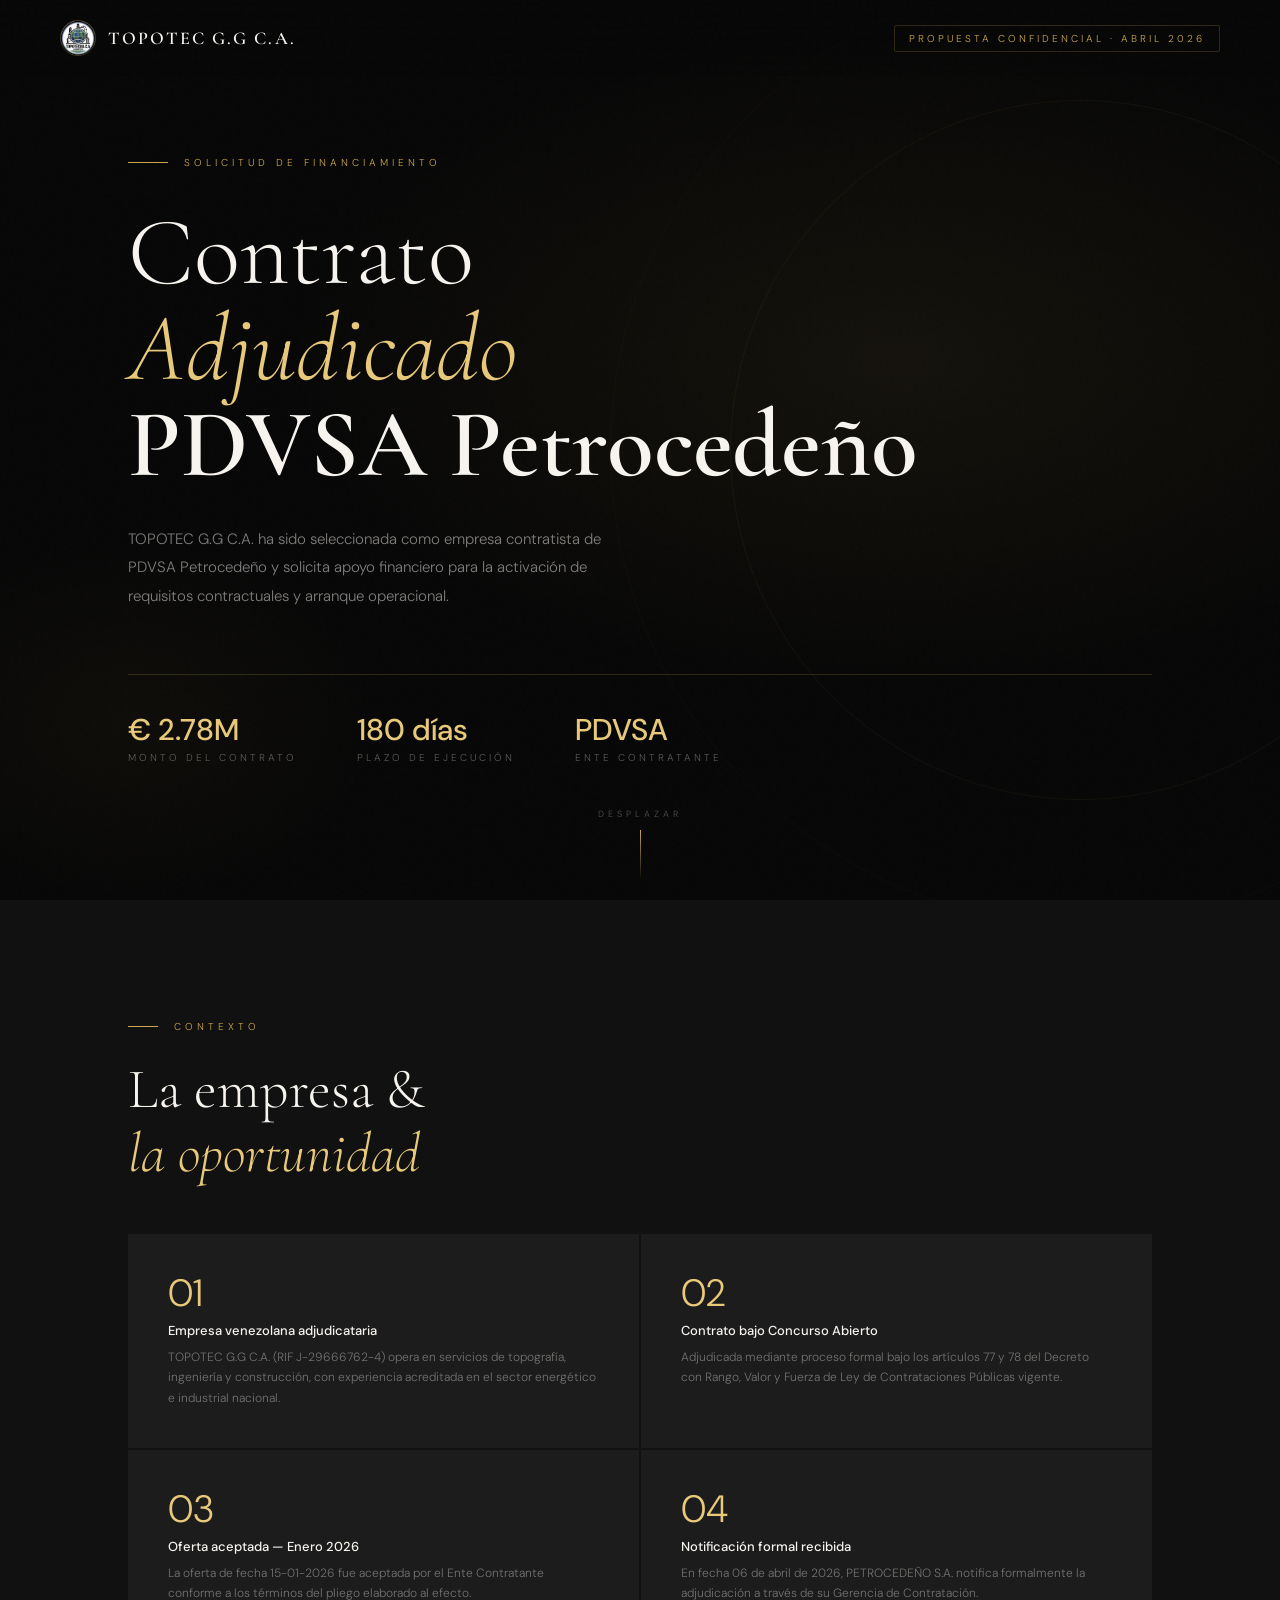
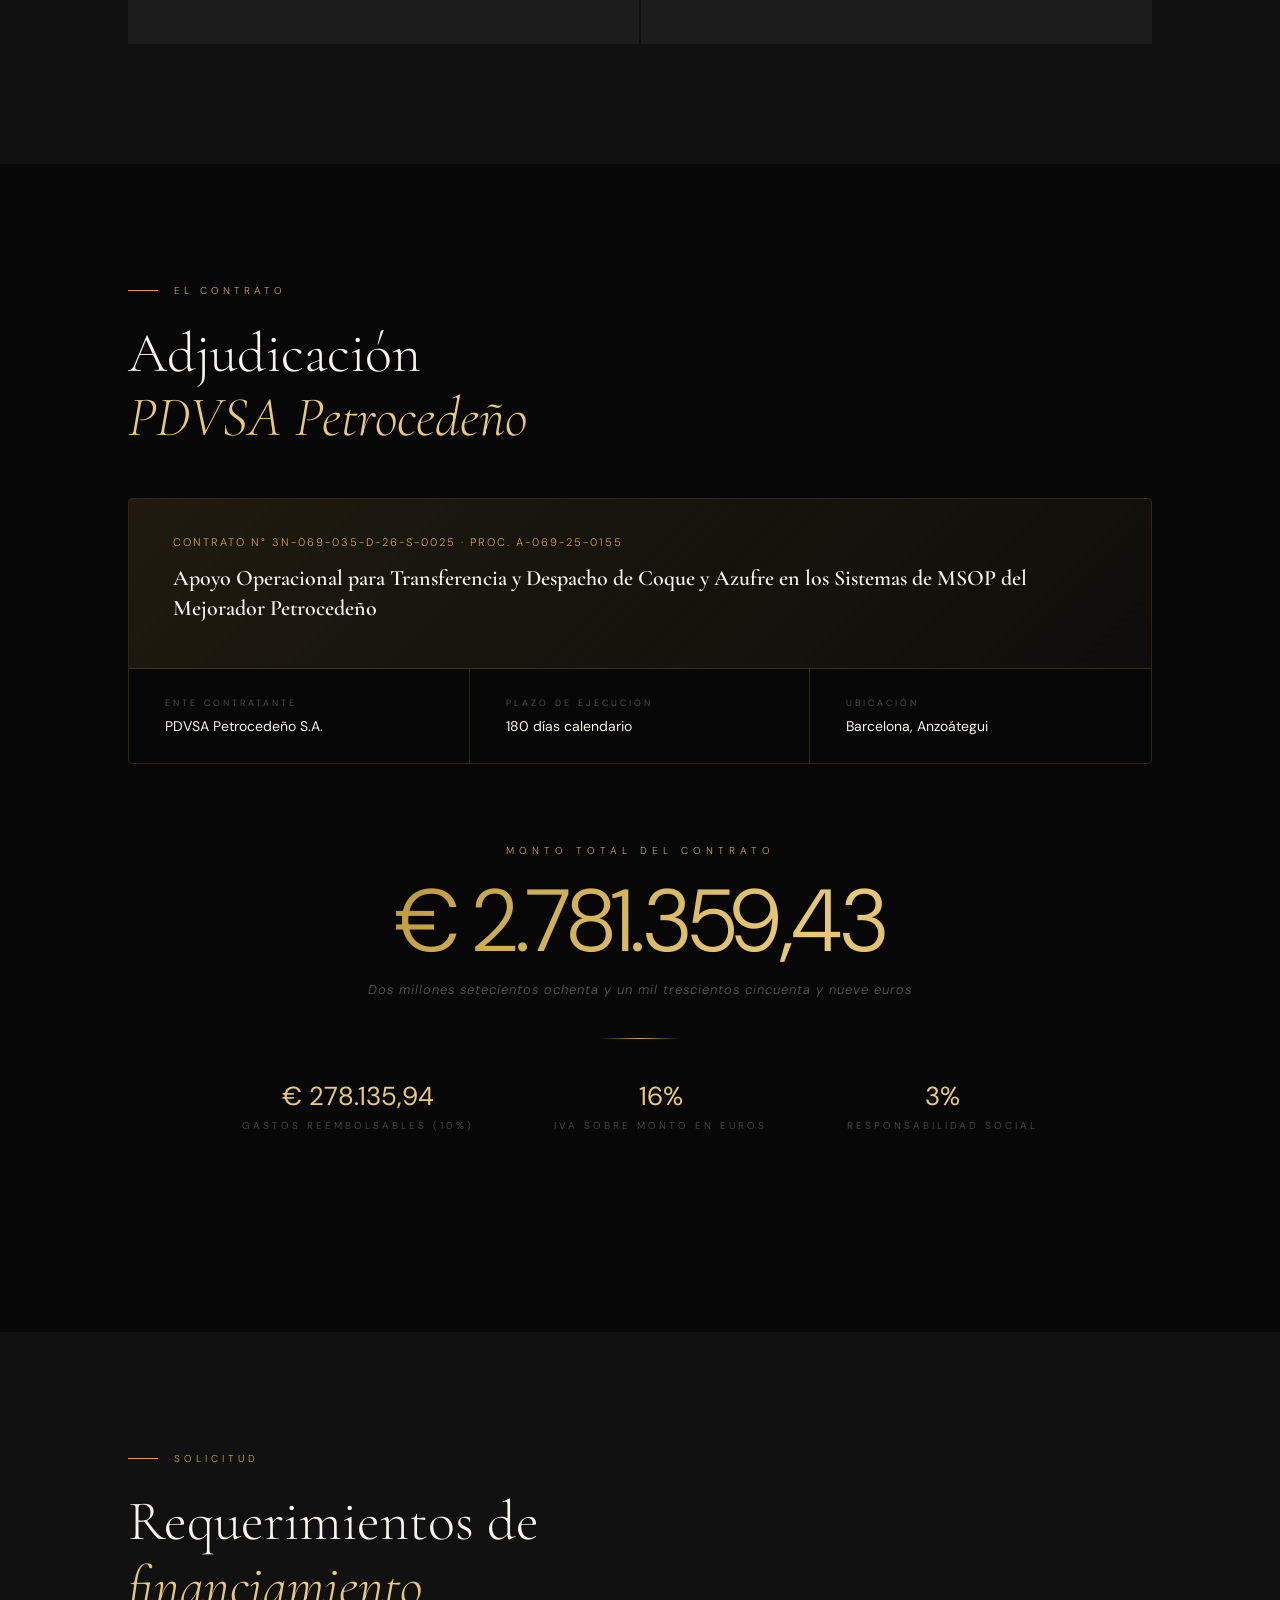
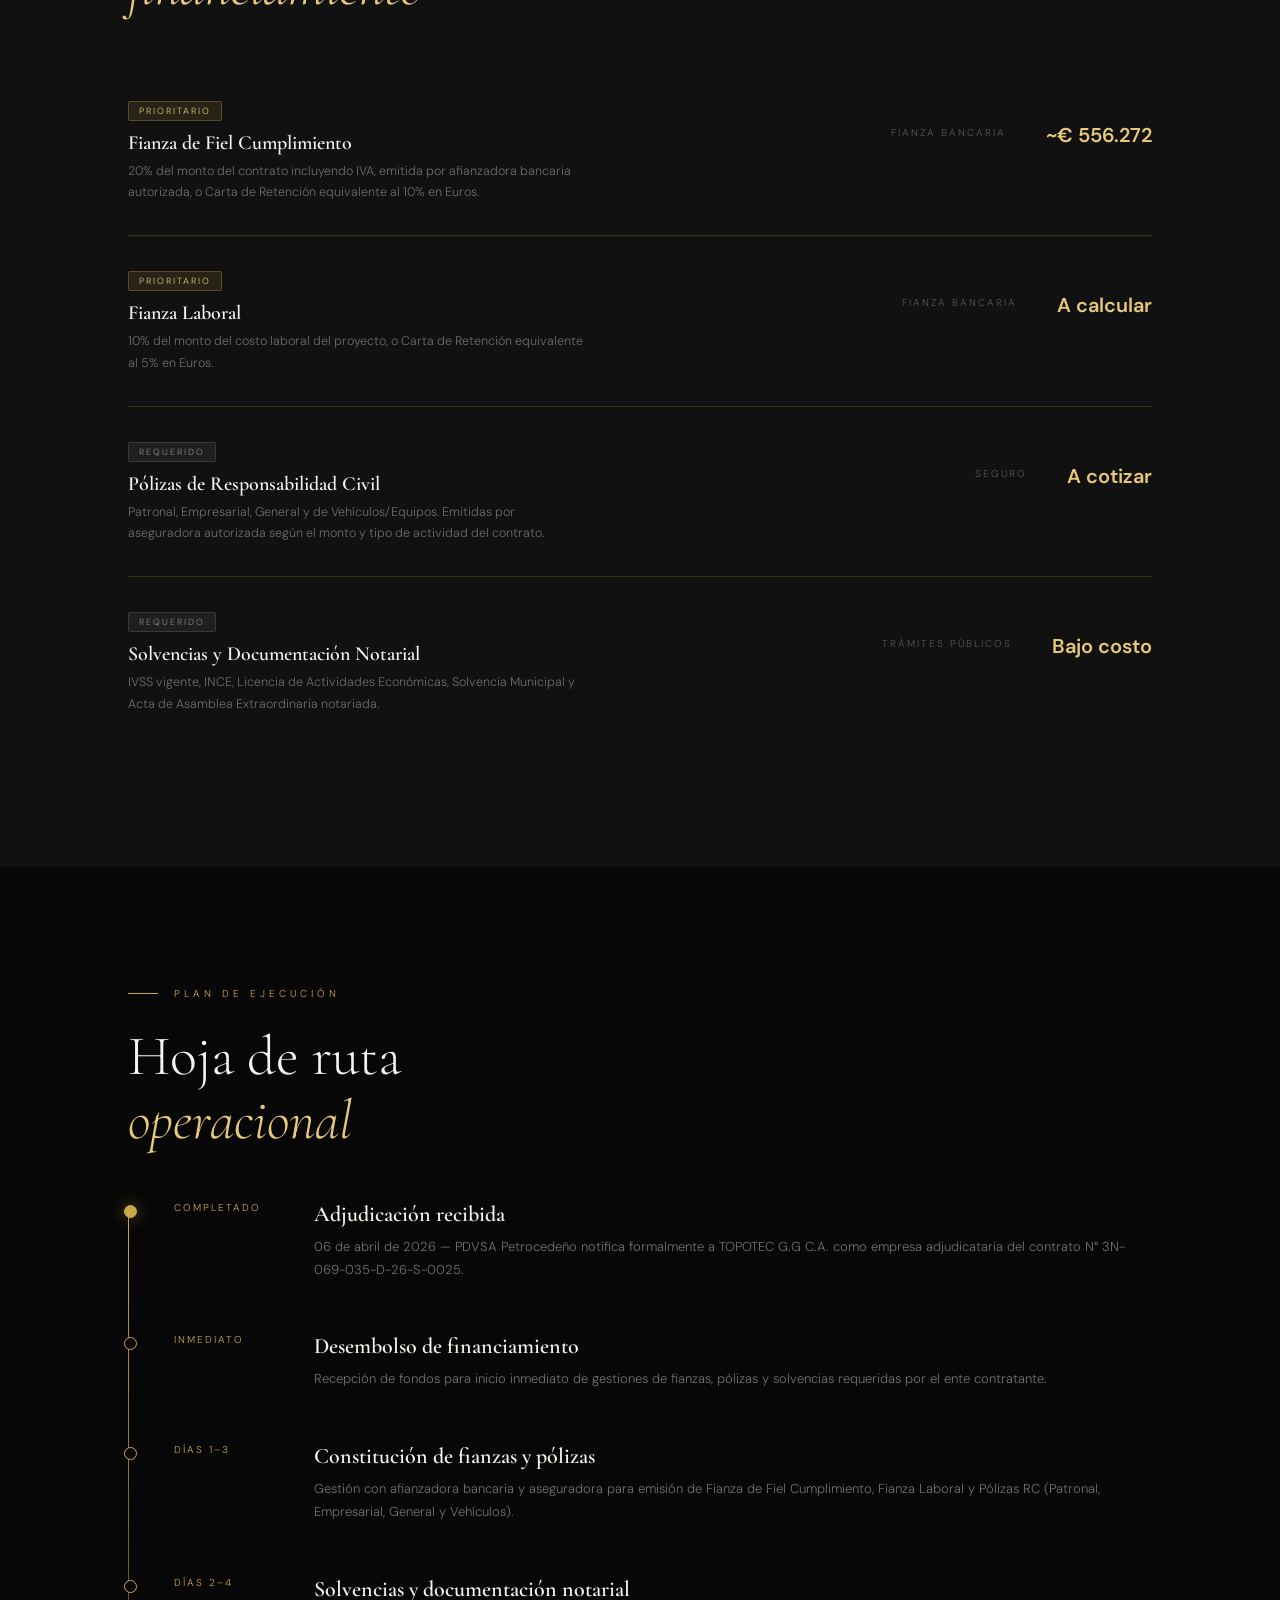
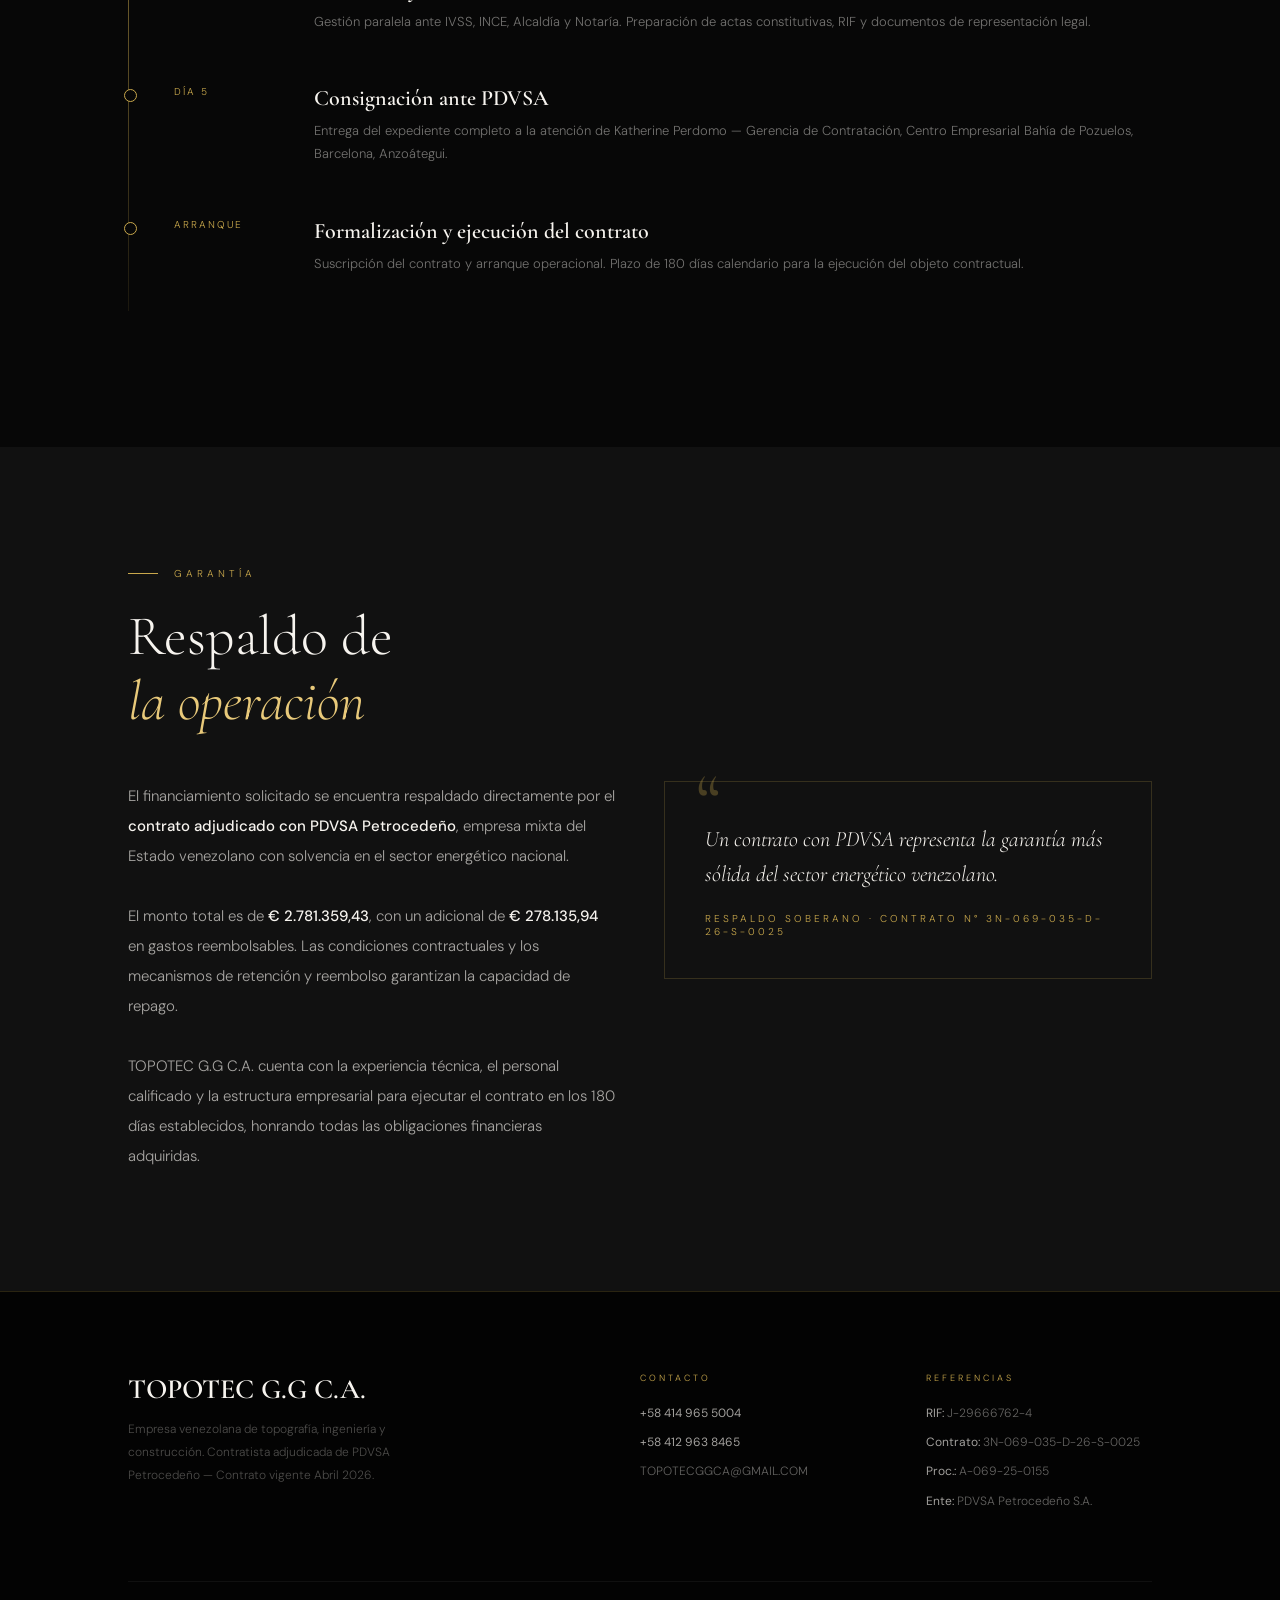
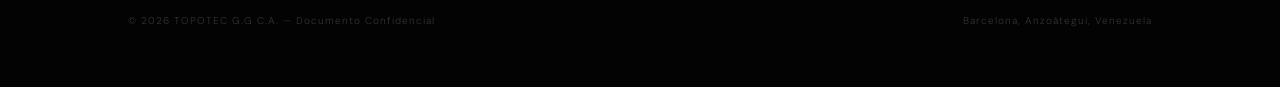
<file: Presentacion-Contrato.html>
<!DOCTYPE html>
<html lang="es">
<head>
<meta charset="UTF-8">
<meta name="viewport" content="width=device-width, initial-scale=1.0">
<link rel="icon" type="image/x-icon" href="favicon.ico" />
<link rel="icon" type="image/png" sizes="96x96" href="favicon-96x96.png" />
<link rel="apple-touch-icon" sizes="180x180" href="apple-touch-icon.png" />
<link rel="manifest" href="site.webmanifest" />
<title>Propuesta de Financiamiento — TOPOTEC G.G C.A.</title>
<link href="https://fonts.googleapis.com/css2?family=Cormorant+Garamond:ital,wght@0,300;0,400;0,600;0,700;1,400;1,600&family=DM+Sans:wght@300;400;500;600&display=swap" rel="stylesheet">
<style>
:root {
  --gold: #C9A84C;
  --gold2: #E8C97A;
  --gold3: #8B6914;
  --ink: #070707;
  --ink2: #111111;
  --ink3: #1C1C1C;
  --smoke: #F7F4EF;
  --fog: #EEEBE4;
  --text: #2A2520;
  --muted: #7A7570;
  --line: rgba(201,168,76,0.2);
}
*, *::before, *::after { margin:0; padding:0; box-sizing:border-box; }
html { scroll-behavior: smooth; }
body {
  background: var(--ink);
  color: var(--smoke);
  font-family: 'DM Sans', sans-serif;
  font-weight: 300;
  overflow-x: hidden;
}
body::before {
  content: '';
  position: fixed; inset: 0;
  background-image: url("data:image/svg+xml,%3Csvg viewBox='0 0 256 256' xmlns='http://www.w3.org/2000/svg'%3E%3Cfilter id='noise'%3E%3CfeTurbulence type='fractalNoise' baseFrequency='0.9' numOctaves='4' stitchTiles='stitch'/%3E%3C/filter%3E%3Crect width='100%25' height='100%25' filter='url(%23noise)' opacity='0.04'/%3E%3C/svg%3E");
  pointer-events: none; z-index: 9999; opacity: .4;
}
#progress-bar {
  position: fixed; top: 0; left: 0; height: 2px;
  background: linear-gradient(90deg, var(--gold3), var(--gold), var(--gold2));
  z-index: 1000; width: 0%; transition: width 0.1s linear;
  box-shadow: 0 0 12px var(--gold);
}
nav {
  position: fixed; top: 0; left: 0; right: 0; z-index: 500;
  padding: 20px 60px;
  display: flex; justify-content: space-between; align-items: center;
  background: linear-gradient(180deg, rgba(7,7,7,0.95) 0%, transparent 100%);
  transition: backdrop-filter 0.4s, background 0.4s;
}
nav.scrolled {
  backdrop-filter: blur(20px);
  background: rgba(7,7,7,0.85);
  border-bottom: 1px solid var(--line);
}
.nav-logo {
  font-family: 'Cormorant Garamond', serif;
  font-size: 18px; font-weight: 600; letter-spacing: 2px; color: var(--smoke);
}
.nav-badge {
  font-size: 10px; letter-spacing: 3px; text-transform: uppercase; color: var(--gold);
  border: 1px solid var(--line); padding: 6px 14px; border-radius: 2px;
}
.hero {
  min-height: 100vh;
  display: flex; flex-direction: column; justify-content: center;
  padding: 100px 10vw 80px;
  position: relative; overflow: hidden;
}
.hero-bg {
  position: absolute; inset: 0;
  background: radial-gradient(ellipse 80% 60% at 70% 40%, rgba(201,168,76,0.07) 0%, transparent 60%),
              radial-gradient(ellipse 40% 40% at 10% 80%, rgba(201,168,76,0.04) 0%, transparent 50%);
}
.hero-ring {
  position: absolute; right: -150px; top: 50%; transform: translateY(-50%);
  width: 700px; height: 700px;
  border: 1px solid rgba(201,168,76,0.06); border-radius: 50%;
  animation: rotate 30s linear infinite;
}
.hero-ring2 {
  position: absolute; right: -280px; top: 50%; transform: translateY(-50%);
  width: 950px; height: 950px;
  border: 1px solid rgba(201,168,76,0.03); border-radius: 50%;
  animation: rotate 50s linear infinite reverse;
}
@keyframes rotate { to { transform: translateY(-50%) rotate(360deg); } }
.hero-eyebrow {
  display: flex; align-items: center; gap: 16px; margin-bottom: 36px;
  opacity: 0; transform: translateY(20px);
  animation: fadeUp 0.8s ease 0.2s forwards;
}
.eyebrow-line { width: 40px; height: 1px; background: var(--gold); }
.eyebrow-text { font-size: 10px; letter-spacing: 4px; text-transform: uppercase; color: var(--gold); }
.hero-title {
  font-family: 'Cormorant Garamond', serif;
  font-size: clamp(52px, 8vw, 96px);
  font-weight: 300; line-height: 1.0; color: var(--smoke);
  opacity: 0; transform: translateY(30px);
  animation: fadeUp 1s ease 0.4s forwards;
}
.hero-title em { font-style: italic; color: var(--gold2); }
.hero-title strong { font-weight: 600; display: block; }
.hero-sub {
  margin-top: 32px; font-size: 15px; font-weight: 300;
  color: rgba(247,244,239,0.5); max-width: 480px; line-height: 1.9;
  opacity: 0; transform: translateY(20px);
  animation: fadeUp 0.8s ease 0.7s forwards;
}
.hero-stats {
  display: flex; gap: 60px; margin-top: 64px;
  padding-top: 40px; border-top: 1px solid var(--line);
  opacity: 0; transform: translateY(20px);
  animation: fadeUp 0.8s ease 0.9s forwards;
  flex-wrap: wrap;
}
.hero-stat-val {
  font-family: 'DM Sans', sans-serif;
  font-size: 30px; font-weight: 500; color: var(--gold2); line-height: 1;
}
.hero-stat-label {
  font-size: 10px; letter-spacing: 3px; text-transform: uppercase;
  color: rgba(247,244,239,0.35); margin-top: 6px;
}
.scroll-hint {
  position: absolute; bottom: 20px; left: 50%; transform: translateX(-50%);
  display: flex; flex-direction: column; align-items: center; gap: 10px;
  opacity: 0; animation: fadeIn 1s ease 1.4s forwards;
  margin-top: 40px;
}
.scroll-hint span { font-size: 9px; letter-spacing: 4px; text-transform: uppercase; color: rgba(247,244,239,0.3); }
.scroll-line { width: 1px; height: 50px; background: linear-gradient(180deg, var(--gold), transparent); animation: scrollPulse 2s ease-in-out infinite; }
section { padding: 120px 10vw; position: relative; }
section.alt { background: var(--ink2); }
.section-eyebrow { display: flex; align-items: center; gap: 16px; margin-bottom: 24px; }
.section-eyebrow-line { width: 30px; height: 1px; background: var(--gold); flex-shrink: 0; }
.section-eyebrow-text { font-size: 10px; letter-spacing: 4px; text-transform: uppercase; color: var(--gold); }
.section-title {
  font-family: 'Cormorant Garamond', serif;
  font-size: clamp(34px, 5vw, 56px); font-weight: 300; line-height: 1.15; margin-bottom: 48px;
}
.section-title em { font-style: italic; color: var(--gold2); }
.cards-grid { display: grid; grid-template-columns: repeat(2, 1fr); gap: 2px; margin-top: 48px; }
.metric-card {
  background: var(--ink3); padding: 40px; position: relative; overflow: hidden;
  transition: background 0.4s;
}
.metric-card:hover { background: #222; }
.metric-card::before {
  content: ''; position: absolute; top: 0; left: 0; right: 0; height: 1px;
  background: linear-gradient(90deg, transparent, var(--gold), transparent);
  opacity: 0; transition: opacity 0.4s;
}
.metric-card:hover::before { opacity: 1; }
.metric-num {
  font-family: 'DM Sans', sans-serif; font-size: 38px; font-weight: 300;
  color: var(--gold2); line-height: 1; margin-bottom: 10px;
}
.metric-title { font-size: 13px; font-weight: 500; color: var(--smoke); margin-bottom: 8px; }
.metric-desc { font-size: 12px; line-height: 1.7; color: rgba(247,244,239,0.4); }
.contract-block { border: 1px solid var(--line); border-radius: 4px; overflow: hidden; }
.contract-header {
  background: linear-gradient(135deg, rgba(201,168,76,0.12), rgba(201,168,76,0.04));
  border-bottom: 1px solid var(--line); padding: 36px 44px;
}
.contract-title {
  font-family: 'Cormorant Garamond', serif; font-size: 22px; font-weight: 600;
  line-height: 1.4; color: var(--smoke); margin-bottom: 8px;
}
.contract-ref { font-size: 11px; letter-spacing: 2px; color: var(--gold); text-transform: uppercase; }
.contract-grid { display: grid; grid-template-columns: repeat(3, 1fr); }
.contract-cell { padding: 28px 36px; border-right: 1px solid var(--line); }
.contract-cell:last-child { border-right: none; }
.cell-label { font-size: 9px; letter-spacing: 3px; text-transform: uppercase; color: rgba(247,244,239,0.35); margin-bottom: 8px; }
.cell-value { font-size: 14px; color: var(--smoke); font-weight: 400; }
.amount-hero { text-align: center; padding: 80px 0; }
.amount-label { font-size: 10px; letter-spacing: 5px; text-transform: uppercase; color: var(--gold); margin-bottom: 20px; }
.amount-value {
  font-family: 'DM Sans', sans-serif;
  font-size: clamp(42px, 8vw, 88px); font-weight: 300;
  background: linear-gradient(135deg, var(--gold3), var(--gold), var(--gold2), var(--gold));
  -webkit-background-clip: text; -webkit-text-fill-color: transparent; background-clip: text;
  line-height: 1; letter-spacing: -2px;
}
.amount-sub { font-size: 13px; color: rgba(247,244,239,0.35); letter-spacing: 1px; margin-top: 16px; font-style: italic; }
.amount-divider { width: 80px; height: 1px; background: linear-gradient(90deg, transparent, var(--gold), transparent); margin: 40px auto; }
.needs-wrapper { margin-top: 48px; }
.need-row {
  display: grid; grid-template-columns: 1fr auto auto; align-items: start; gap: 40px;
  padding: 32px 0; border-bottom: 1px solid var(--line);
  opacity: 0; transform: translateX(-20px);
  transition: opacity 0.6s, transform 0.6s;
}
.need-row.visible { opacity: 1; transform: translateX(0); }
.need-row:last-child { border-bottom: none; }
.need-priority {
  font-size: 9px; letter-spacing: 2px; text-transform: uppercase;
  padding: 3px 10px; border-radius: 2px; display: inline-block; margin-bottom: 10px;
}
.priority-high { background: rgba(201,168,76,0.12); color: var(--gold2); border: 1px solid rgba(201,168,76,0.3); }
.priority-med { background: rgba(247,244,239,0.06); color: rgba(247,244,239,0.5); border: 1px solid rgba(247,244,239,0.12); }
.need-name { font-family: 'Cormorant Garamond', serif; font-size: 20px; font-weight: 600; color: var(--smoke); margin-bottom: 6px; }
.need-desc { font-size: 12.5px; line-height: 1.7; color: rgba(247,244,239,0.4); max-width: 460px; }
.need-type { font-size: 10px; letter-spacing: 2px; text-transform: uppercase; color: rgba(247,244,239,0.3); white-space: nowrap; padding-top: 28px; }
.need-amount { font-family: 'DM Sans', sans-serif; font-size: 20px; font-weight: 600; color: var(--gold2); white-space: nowrap; text-align: right; padding-top: 24px; }
.timeline-wrap { position: relative; padding-left: 2px; margin-top: 48px; }
.tl-line { position: absolute; left: 0; top: 16px; bottom: 16px; width: 1px; background: linear-gradient(180deg, var(--gold), rgba(201,168,76,0.1)); }
.tl-item {
  display: flex; gap: 40px; padding: 0 0 52px 44px; position: relative;
  opacity: 0; transform: translateY(20px); transition: opacity 0.6s, transform 0.6s;
}
.tl-item.visible { opacity: 1; transform: translateY(0); }
.tl-dot { position: absolute; left: -6px; top: 4px; width: 13px; height: 13px; border-radius: 50%; border: 1px solid var(--gold); background: var(--ink); }
.tl-item.done .tl-dot { background: var(--gold); box-shadow: 0 0 16px rgba(201,168,76,0.5); }
.tl-meta { flex-shrink: 0; width: 100px; }
.tl-day { font-size: 10px; letter-spacing: 2px; text-transform: uppercase; color: var(--gold); }
.tl-title { font-family: 'Cormorant Garamond', serif; font-size: 22px; font-weight: 600; color: var(--smoke); margin-bottom: 8px; }
.tl-desc { font-size: 13px; line-height: 1.8; color: rgba(247,244,239,0.45); }
.guarantee-grid { display: grid; grid-template-columns: 1fr 1fr; gap: 48px; align-items: start; margin-top: 48px; }
.guarantee-text { font-size: 15px; line-height: 2; color: rgba(247,244,239,0.65); }
.guarantee-text strong { color: var(--smoke); font-weight: 500; }
.guarantee-callout { border: 1px solid var(--line); padding: 40px; position: relative; }
.guarantee-callout::before { content: '\201C'; position: absolute; top: -20px; left: 30px; font-family: 'Cormorant Garamond', serif; font-size: 80px; line-height: 1; color: var(--gold); opacity: 0.3; }
.callout-quote { font-family: 'Cormorant Garamond', serif; font-size: 22px; font-style: italic; font-weight: 300; line-height: 1.6; color: var(--smoke); }
.callout-author { margin-top: 20px; font-size: 10px; letter-spacing: 3px; text-transform: uppercase; color: var(--gold); }
footer { background: #030303; padding: 80px 10vw 60px; border-top: 1px solid var(--line); }
.footer-grid { display: grid; grid-template-columns: 2fr 1fr 1fr; gap: 60px; margin-bottom: 60px; }
.footer-brand { font-family: 'Cormorant Garamond', serif; font-size: 28px; font-weight: 600; color: var(--smoke); margin-bottom: 12px; }
.footer-tagline { font-size: 12px; line-height: 1.9; color: rgba(247,244,239,0.3); max-width: 280px; }
.footer-col-title { font-size: 9px; letter-spacing: 3px; text-transform: uppercase; color: var(--gold); margin-bottom: 20px; }
.footer-col-item { font-size: 12px; color: rgba(247,244,239,0.4); margin-bottom: 10px; line-height: 1.6; }
.footer-col-item strong { color: rgba(247,244,239,0.65); font-weight: 400; }
.footer-bottom { padding-top: 32px; border-top: 1px solid rgba(247,244,239,0.05); display: flex; justify-content: space-between; align-items: center; }
.footer-copy { font-size: 10px; color: rgba(247,244,239,0.2); letter-spacing: 1px; }
.footer-ref { font-size: 10px; color: rgba(247,244,239,0.2); letter-spacing: 1px; text-align: right; }
.reveal { opacity: 0; transform: translateY(28px); transition: opacity 0.8s ease, transform 0.8s ease; }
.reveal.visible { opacity: 1; transform: translateY(0); }
.reveal-left { opacity: 0; transform: translateX(-28px); transition: opacity 0.7s ease, transform 0.7s ease; }
.reveal-left.visible { opacity: 1; transform: translateX(0); }
@keyframes fadeUp { to { opacity: 1; transform: translateY(0); } }
@keyframes fadeIn { to { opacity: 1; } }
@keyframes scrollPulse { 0%, 100% { opacity: 0.4; } 50% { opacity: 1; } }
@media print { nav, #progress-bar, .scroll-hint { display: none; } body { background: white; color: black; } }
@media (max-width: 768px) {
  nav { padding: 20px 24px; }
  .nav-badge { display: none; }
  .hero, section { padding-left: 24px; padding-right: 24px; }
  .hero-stats { gap: 0; display: grid; grid-template-columns: 1fr 1fr 1fr; text-align: center; }
  .hero-stats > div { display: flex; flex-direction: column; align-items: center; padding: 0 8px; }
  .hero-stat-val { font-size: 22px; }
  .hero-stat-label { font-size: 8px; letter-spacing: 1.5px; }
  .cards-grid, .guarantee-grid { grid-template-columns: 1fr; }
  .contract-grid { grid-template-columns: 1fr 1fr; }
  .footer-grid { grid-template-columns: 1fr; gap: 40px; }
  .need-row { grid-template-columns: 1fr; gap: 8px; }
  .need-type, .need-amount { padding-top: 0; text-align: left; }
  .tl-item { flex-direction: column; gap: 10px; }
  .tl-meta { width: auto; }
  .scroll-hint { display: none; }
}
</style>
</head>
<body>

<div id="progress-bar"></div>

<nav id="nav">
  <div style="display:flex;align-items:center;gap:12px;"><img src="[data-uri]" style="width:36px;height:36px;border-radius:50%;object-fit:cover;border:1px solid rgba(201,168,76,0.3);flex-shrink:0;" alt="TOPOTEC logo"><div class="nav-logo">TOPOTEC G.G C.A.</div></div>
  <div class="nav-badge">Propuesta Confidencial · Abril 2026</div>
</nav>

<div class="hero">
  <div class="hero-bg"></div>
  <div class="hero-ring"></div>
  <div class="hero-ring2"></div>

  <div class="hero-eyebrow">
    <div class="eyebrow-line"></div>
    <div class="eyebrow-text">Solicitud de Financiamiento</div>
  </div>

  <h1 class="hero-title">
    Contrato<br>
    <em>Adjudicado</em><br>
    <strong>PDVSA Petrocedeño</strong>
  </h1>

  <p class="hero-sub">
    TOPOTEC G.G C.A. ha sido seleccionada como empresa contratista de PDVSA Petrocedeño y solicita apoyo financiero para la activación de requisitos contractuales y arranque operacional.
  </p>

  <div class="hero-stats">
    <div>
      <div class="hero-stat-val">€ 2.78M</div>
      <div class="hero-stat-label">Monto del contrato</div>
    </div>
    <div>
      <div class="hero-stat-val">180 días</div>
      <div class="hero-stat-label">Plazo de ejecución</div>
    </div>
    <div>
      <div class="hero-stat-val">PDVSA</div>
      <div class="hero-stat-label">Ente contratante</div>
    </div>
  </div>

  <div class="scroll-hint">
    <span>Desplazar</span>
    <div class="scroll-line"></div>
  </div>
</div>

<section class="alt">
  <div class="section-eyebrow reveal">
    <div class="section-eyebrow-line"></div>
    <div class="section-eyebrow-text">Contexto</div>
  </div>
  <h2 class="section-title reveal">La empresa &amp;<br><em>la oportunidad</em></h2>

  <div class="cards-grid">
    <div class="metric-card reveal" style="transition-delay:0.1s">
      <div class="metric-num">01</div>
      <div class="metric-title">Empresa venezolana adjudicataria</div>
      <div class="metric-desc">TOPOTEC G.G C.A. (RIF J-29666762-4) opera en servicios de topografía, ingeniería y construcción, con experiencia acreditada en el sector energético e industrial nacional.</div>
    </div>
    <div class="metric-card reveal" style="transition-delay:0.2s">
      <div class="metric-num">02</div>
      <div class="metric-title">Contrato bajo Concurso Abierto</div>
      <div class="metric-desc">Adjudicada mediante proceso formal bajo los artículos 77 y 78 del Decreto con Rango, Valor y Fuerza de Ley de Contrataciones Públicas vigente.</div>
    </div>
    <div class="metric-card reveal" style="transition-delay:0.3s">
      <div class="metric-num">03</div>
      <div class="metric-title">Oferta aceptada — Enero 2026</div>
      <div class="metric-desc">La oferta de fecha 15-01-2026 fue aceptada por el Ente Contratante conforme a los términos del pliego elaborado al efecto.</div>
    </div>
    <div class="metric-card reveal" style="transition-delay:0.4s">
      <div class="metric-num">04</div>
      <div class="metric-title">Notificación formal recibida</div>
      <div class="metric-desc">En fecha 06 de abril de 2026, PETROCEDEÑO S.A. notifica formalmente la adjudicación a través de su Gerencia de Contratación.</div>
    </div>
  </div>
</section>

<section>
  <div class="section-eyebrow reveal">
    <div class="section-eyebrow-line"></div>
    <div class="section-eyebrow-text">El contrato</div>
  </div>
  <h2 class="section-title reveal">Adjudicación<br><em>PDVSA Petrocedeño</em></h2>

  <div class="contract-block reveal">
    <div class="contract-header">
      <div class="contract-ref">Contrato N° 3N-069-035-D-26-S-0025 · Proc. A-069-25-0155</div>
      <div class="contract-title" style="margin-top:14px">Apoyo Operacional para Transferencia y Despacho de Coque y Azufre en los Sistemas de MSOP del Mejorador Petrocedeño</div>
    </div>
    <div class="contract-grid">
      <div class="contract-cell">
        <div class="cell-label">Ente Contratante</div>
        <div class="cell-value">PDVSA Petrocedeño S.A.</div>
      </div>
      <div class="contract-cell">
        <div class="cell-label">Plazo de Ejecución</div>
        <div class="cell-value">180 días calendario</div>
      </div>
      <div class="contract-cell">
        <div class="cell-label">Ubicación</div>
        <div class="cell-value">Barcelona, Anzoátegui</div>
      </div>
    </div>
  </div>

  <div class="amount-hero reveal">
    <div class="amount-label">Monto Total del Contrato</div>
    <div class="amount-value">€ 2.781.359,43</div>
    <div class="amount-sub">Dos millones setecientos ochenta y un mil trescientos cincuenta y nueve euros</div>
    <div class="amount-divider"></div>
    <div style="display:flex;justify-content:center;gap:80px;flex-wrap:wrap;">
      <div style="text-align:center">
        <div style="font-family:'DM Sans',sans-serif;font-size:26px;font-weight:400;color:var(--gold2)">€ 278.135,94</div>
        <div style="font-size:10px;letter-spacing:3px;text-transform:uppercase;color:rgba(247,244,239,0.3);margin-top:6px">Gastos Reembolsables (10%)</div>
      </div>
      <div style="text-align:center">
        <div style="font-family:'DM Sans',sans-serif;font-size:26px;font-weight:400;color:var(--gold2)">16%</div>
        <div style="font-size:10px;letter-spacing:3px;text-transform:uppercase;color:rgba(247,244,239,0.3);margin-top:6px">IVA sobre monto en Euros</div>
      </div>
      <div style="text-align:center">
        <div style="font-family:'DM Sans',sans-serif;font-size:26px;font-weight:400;color:var(--gold2)">3%</div>
        <div style="font-size:10px;letter-spacing:3px;text-transform:uppercase;color:rgba(247,244,239,0.3);margin-top:6px">Responsabilidad Social</div>
      </div>
    </div>
  </div>
</section>

<section class="alt">
  <div class="section-eyebrow reveal">
    <div class="section-eyebrow-line"></div>
    <div class="section-eyebrow-text">Solicitud</div>
  </div>
  <h2 class="section-title reveal">Requerimientos de<br><em>financiamiento</em></h2>

  <div class="needs-wrapper">
    <div class="need-row">
      <div>
        <span class="need-priority priority-high">Prioritario</span>
        <div class="need-name">Fianza de Fiel Cumplimiento</div>
        <div class="need-desc">20% del monto del contrato incluyendo IVA, emitida por afianzadora bancaria autorizada, o Carta de Retención equivalente al 10% en Euros.</div>
      </div>
      <div class="need-type">Fianza bancaria</div>
      <div class="need-amount">~€ 556.272</div>
    </div>
    <div class="need-row">
      <div>
        <span class="need-priority priority-high">Prioritario</span>
        <div class="need-name">Fianza Laboral</div>
        <div class="need-desc">10% del monto del costo laboral del proyecto, o Carta de Retención equivalente al 5% en Euros.</div>
      </div>
      <div class="need-type">Fianza bancaria</div>
      <div class="need-amount">A calcular</div>
    </div>
    <div class="need-row">
      <div>
        <span class="need-priority priority-med">Requerido</span>
        <div class="need-name">Pólizas de Responsabilidad Civil</div>
        <div class="need-desc">Patronal, Empresarial, General y de Vehículos/Equipos. Emitidas por aseguradora autorizada según el monto y tipo de actividad del contrato.</div>
      </div>
      <div class="need-type">Seguro</div>
      <div class="need-amount">A cotizar</div>
    </div>
    <div class="need-row">
      <div>
        <span class="need-priority priority-med">Requerido</span>
        <div class="need-name">Solvencias y Documentación Notarial</div>
        <div class="need-desc">IVSS vigente, INCE, Licencia de Actividades Económicas, Solvencia Municipal y Acta de Asamblea Extraordinaria notariada.</div>
      </div>
      <div class="need-type">Trámites públicos</div>
      <div class="need-amount">Bajo costo</div>
    </div>
  </div>
</section>

<section>
  <div class="section-eyebrow reveal">
    <div class="section-eyebrow-line"></div>
    <div class="section-eyebrow-text">Plan de ejecución</div>
  </div>
  <h2 class="section-title reveal">Hoja de ruta<br><em>operacional</em></h2>

  <div class="timeline-wrap">
    <div class="tl-line"></div>
    <div class="tl-item done">
      <div class="tl-dot"></div>
      <div class="tl-meta"><div class="tl-day">Completado</div></div>
      <div class="tl-content">
        <div class="tl-title">Adjudicación recibida</div>
        <div class="tl-desc">06 de abril de 2026 — PDVSA Petrocedeño notifica formalmente a TOPOTEC G.G C.A. como empresa adjudicataria del contrato N° 3N-069-035-D-26-S-0025.</div>
      </div>
    </div>
    <div class="tl-item">
      <div class="tl-dot"></div>
      <div class="tl-meta"><div class="tl-day">Inmediato</div></div>
      <div class="tl-content">
        <div class="tl-title">Desembolso de financiamiento</div>
        <div class="tl-desc">Recepción de fondos para inicio inmediato de gestiones de fianzas, pólizas y solvencias requeridas por el ente contratante.</div>
      </div>
    </div>
    <div class="tl-item">
      <div class="tl-dot"></div>
      <div class="tl-meta"><div class="tl-day">Días 1–3</div></div>
      <div class="tl-content">
        <div class="tl-title">Constitución de fianzas y pólizas</div>
        <div class="tl-desc">Gestión con afianzadora bancaria y aseguradora para emisión de Fianza de Fiel Cumplimiento, Fianza Laboral y Pólizas RC (Patronal, Empresarial, General y Vehículos).</div>
      </div>
    </div>
    <div class="tl-item">
      <div class="tl-dot"></div>
      <div class="tl-meta"><div class="tl-day">Días 2–4</div></div>
      <div class="tl-content">
        <div class="tl-title">Solvencias y documentación notarial</div>
        <div class="tl-desc">Gestión paralela ante IVSS, INCE, Alcaldía y Notaría. Preparación de actas constitutivas, RIF y documentos de representación legal.</div>
      </div>
    </div>
    <div class="tl-item">
      <div class="tl-dot"></div>
      <div class="tl-meta"><div class="tl-day">Día 5</div></div>
      <div class="tl-content">
        <div class="tl-title">Consignación ante PDVSA</div>
        <div class="tl-desc">Entrega del expediente completo a la atención de Katherine Perdomo — Gerencia de Contratación, Centro Empresarial Bahía de Pozuelos, Barcelona, Anzoátegui.</div>
      </div>
    </div>
    <div class="tl-item">
      <div class="tl-dot"></div>
      <div class="tl-meta"><div class="tl-day">Arranque</div></div>
      <div class="tl-content">
        <div class="tl-title">Formalización y ejecución del contrato</div>
        <div class="tl-desc">Suscripción del contrato y arranque operacional. Plazo de 180 días calendario para la ejecución del objeto contractual.</div>
      </div>
    </div>
  </div>
</section>

<section class="alt">
  <div class="section-eyebrow reveal">
    <div class="section-eyebrow-line"></div>
    <div class="section-eyebrow-text">Garantía</div>
  </div>
  <h2 class="section-title reveal">Respaldo de<br><em>la operación</em></h2>

  <div class="guarantee-grid">
    <div class="guarantee-text reveal-left">
      <p>El financiamiento solicitado se encuentra respaldado directamente por el <strong>contrato adjudicado con PDVSA Petrocedeño</strong>, empresa mixta del Estado venezolano con solvencia en el sector energético nacional.</p>
      <br>
      <p>El monto total es de <strong>€ 2.781.359,43</strong>, con un adicional de <strong>€ 278.135,94</strong> en gastos reembolsables. Las condiciones contractuales y los mecanismos de retención y reembolso garantizan la capacidad de repago.</p>
      <br>
      <p>TOPOTEC G.G C.A. cuenta con la experiencia técnica, el personal calificado y la estructura empresarial para ejecutar el contrato en los 180 días establecidos, honrando todas las obligaciones financieras adquiridas.</p>
    </div>
    <div class="reveal" style="transition-delay:0.2s">
      <div class="guarantee-callout">
        <div class="callout-quote">Un contrato con PDVSA representa la garantía más sólida del sector energético venezolano.</div>
        <div class="callout-author">Respaldo soberano · Contrato N° 3N-069-035-D-26-S-0025</div>
      </div>
    </div>
  </div>
</section>

<footer>
  <div class="footer-grid">
    <div>
      <div class="footer-brand">TOPOTEC G.G C.A.</div>
      <div class="footer-tagline">Empresa venezolana de topografía, ingeniería y construcción. Contratista adjudicada de PDVSA Petrocedeño — Contrato vigente Abril 2026.</div>
    </div>
    <div>
      <div class="footer-col-title">Contacto</div>
      <div class="footer-col-item"><strong>+58 414 965 5004</strong></div>
      <div class="footer-col-item"><strong>+58 412 963 8465</strong></div>
      <div class="footer-col-item" style="white-space:nowrap;">TOPOTECGGCA@GMAIL.COM</div>
    </div>
    <div>
      <div class="footer-col-title">Referencias</div>
      <div class="footer-col-item"><strong>RIF:</strong> J-29666762-4</div>
      <div class="footer-col-item"><strong>Contrato:</strong> 3N-069-035-D-26-S-0025</div>
      <div class="footer-col-item"><strong>Proc.:</strong> A-069-25-0155</div>
      <div class="footer-col-item"><strong>Ente:</strong> PDVSA Petrocedeño S.A.</div>
    </div>
  </div>
  <div class="footer-bottom">
    <div class="footer-copy">© 2026 TOPOTEC G.G C.A. — Documento Confidencial</div>
    <div class="footer-ref">Barcelona, Anzoátegui, Venezuela</div>
  </div>
</footer>

<script>
const bar = document.getElementById('progress-bar');
window.addEventListener('scroll', () => {
  const h = document.documentElement.scrollHeight - window.innerHeight;
  bar.style.width = (window.scrollY / h * 100) + '%';
});

const nav = document.getElementById('nav');
window.addEventListener('scroll', () => {
  nav.classList.toggle('scrolled', window.scrollY > 60);
});

const observer = new IntersectionObserver((entries) => {
  entries.forEach(e => {
    if (e.isIntersecting) e.target.classList.add('visible');
  });
}, { threshold: 0.1, rootMargin: '0px 0px -60px 0px' });

document.querySelectorAll('.reveal, .reveal-left, .need-row, .tl-item').forEach(el => observer.observe(el));

document.querySelectorAll('.need-row').forEach((el, i) => { el.style.transitionDelay = (i * 0.12) + 's'; });
document.querySelectorAll('.tl-item').forEach((el, i) => { el.style.transitionDelay = (i * 0.1) + 's'; });
</script>
</body>
</html>
</file>
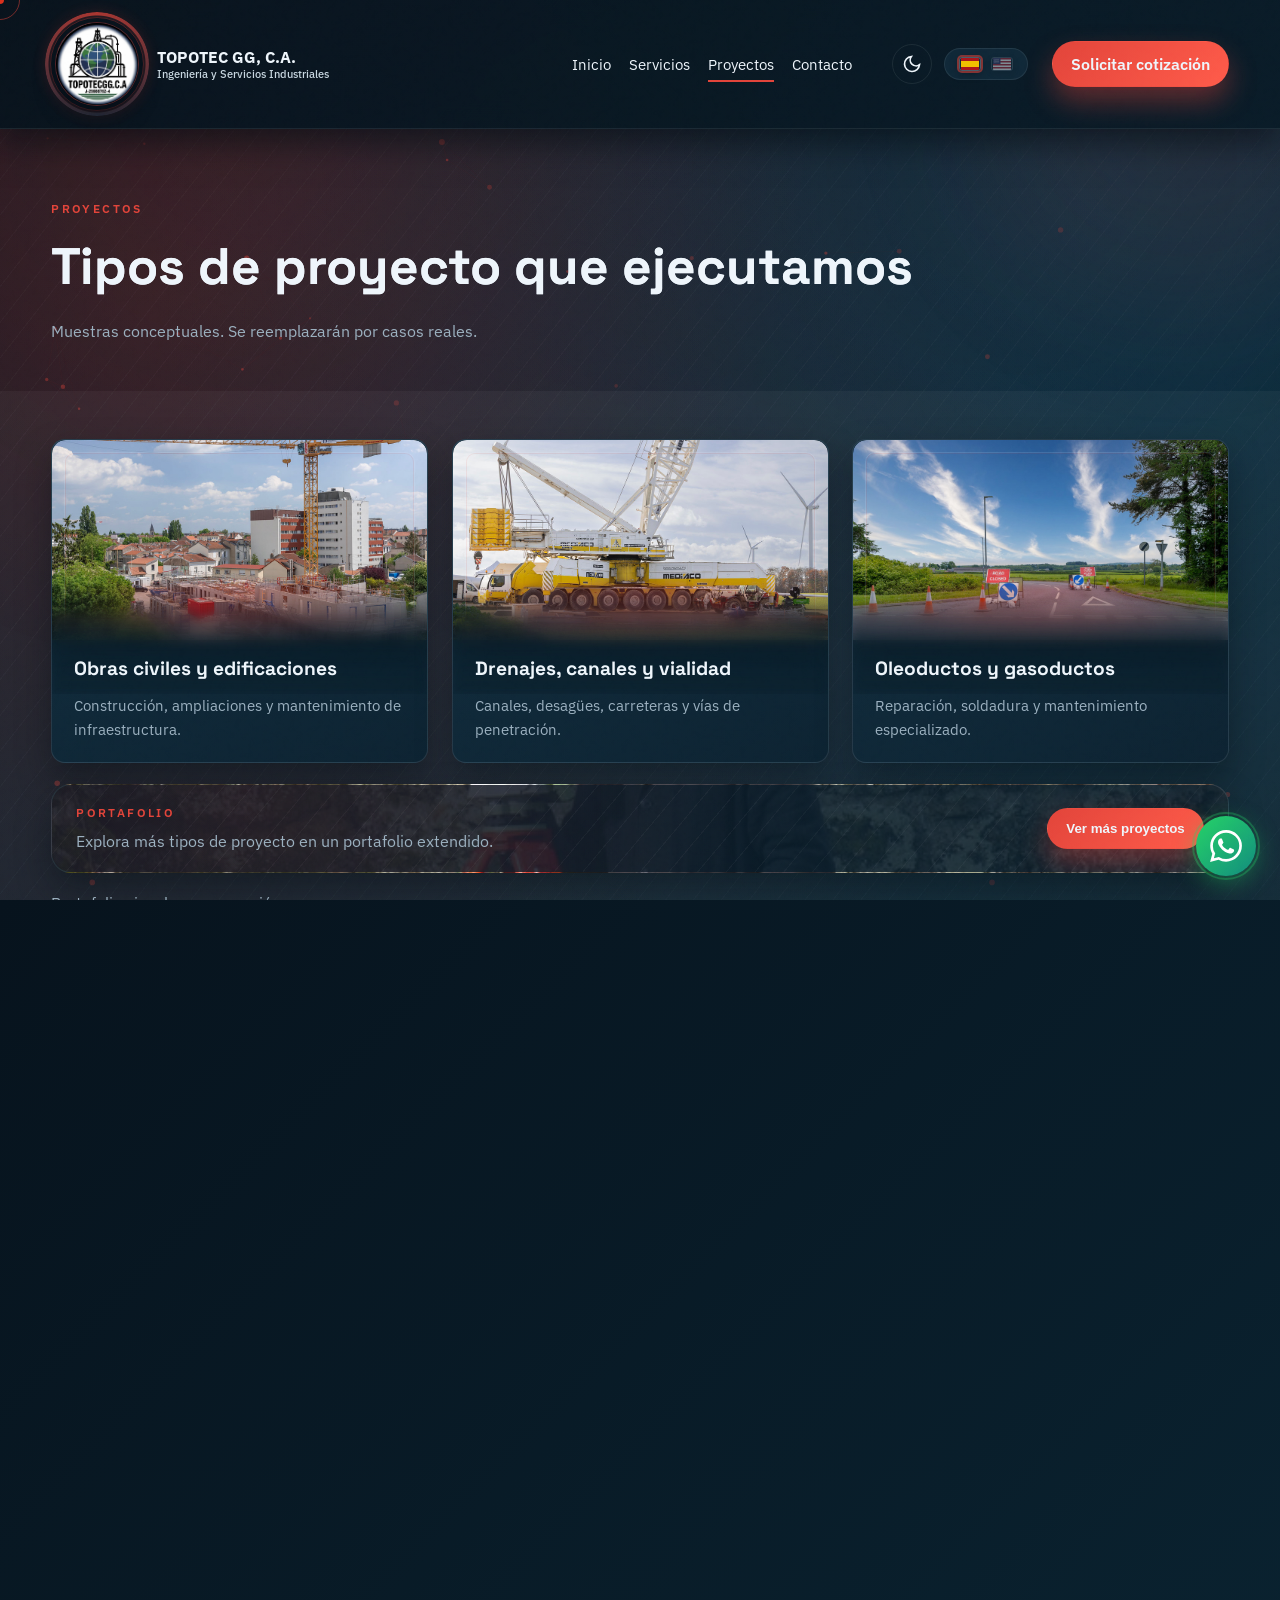
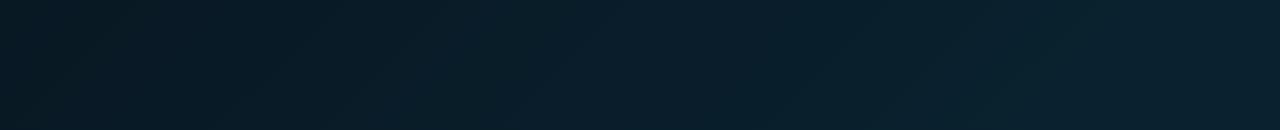
<file: proyectos.html>
<!doctype html>
<html lang="es">

<head>
  <meta charset="UTF-8" />
  <meta name="viewport" content="width=device-width, initial-scale=1" />
  <link rel="icon" type="image/x-icon" href="favicon.ico" />
  <link rel="icon" type="image/png" sizes="96x96" href="favicon-96x96.png" />
  <link rel="apple-touch-icon" sizes="180x180" href="apple-touch-icon.png" />
  <link rel="manifest" href="site.webmanifest" />
  <meta name="description" content="Proyectos y tipos de obra ejecutados por TOPOTEC GG, C.A." />
  <title>Proyectos | TOPOTEC GG, C.A.</title>
  <link rel="preconnect" href="https://fonts.googleapis.com" />
  <link rel="preconnect" href="https://fonts.gstatic.com" crossorigin />
  <link
    href="https://fonts.googleapis.com/css2?family=IBM+Plex+Sans:wght@300;400;500;600&family=Space+Grotesk:wght@400;500;600;700&display=swap"
    rel="stylesheet" />
  <link rel="stylesheet" href="styles-v2.css" />
</head>

<body class="page page-projects" data-page-title="title_projects">
  <!-- Preloader -->
  <div class="preloader">
    <div class="preloader-content">
      <img class="preloader-logo" src="logo_topotec.jpg" alt="TOPOTEC" />
      <div class="preloader-bar">
        <div class="preloader-progress"></div>
      </div>
    </div>
  </div>

  <!-- Scroll Progress -->
  <div class="scroll-progress"></div>

  <!-- Custom Cursor -->
  <div class="cursor-dot"></div>
  <div class="cursor-ring"></div>

  <!-- Particle Background -->
  <canvas id="particle-canvas"></canvas>

  <!-- Noise Overlay -->
  <div class="noise-overlay"></div>

  <!-- Page Transition -->
  <div class="page-transition"></div>

  <!-- Blob Decorations -->
  <div class="blob-decoration blob-1"></div>
  <div class="blob-decoration blob-2"></div>

  <header class="site-header">
    <nav class="nav container">
      <a class="logo" href="index.html" aria-label="TOPOTEC GG, C.A.">
        <span class="logo-orbit">
          <img class="logo-mark" src="logo_topotec.jpg" alt="Logo TOPOTEC GG, C.A." />
        </span>
        <span class="logo-text">
          TOPOTEC GG, C.A.
          <span data-i18n="brand_tagline">Ingenieria y Servicios Industriales</span>
        </span>
      </a>
      <div class="nav-links" data-nav-menu>
        <a href="index.html" data-i18n="nav_home">Inicio</a>
        <a href="servicios.html" data-i18n="nav_services">Servicios</a>
        <a href="proyectos.html" aria-current="page" data-i18n="nav_projects">Proyectos</a>
        <a href="contacto.html" data-i18n="nav_contact">Contacto</a>
      </div>
      <div class="nav-center-actions">
        <button class="theme-toggle" type="button" aria-label="Toggle theme">
          <svg class="icon-moon" viewBox="0 0 24 24" fill="none" stroke="currentColor" stroke-width="2">
            <path d="M21 12.79A9 9 0 1 1 11.21 3 7 7 0 0 0 21 12.79z" />
          </svg>
          <svg class="icon-sun" viewBox="0 0 24 24" fill="none" stroke="currentColor" stroke-width="2">
            <circle cx="12" cy="12" r="5" />
            <path
              d="M12 1v2M12 21v2M4.22 4.22l1.42 1.42M18.36 18.36l1.42 1.42M1 12h2M21 12h2M4.22 19.78l1.42-1.42M18.36 5.64l1.42-1.42" />
          </svg>
        </button>
        <button class="lang-toggle" data-lang-toggle type="button" aria-label="Toggle language">
          <span data-lang="es"><img src="flag-es.svg" alt="ES" /></span>
          <span data-lang="en"><img src="flag-en.svg" alt="EN" /></span>
        </button>
      </div>
      <div class="nav-actions">
        <a class="btn btn-primary nav-btn-desktop" href="contacto.html#form" data-i18n="nav_quote">Solicitar cotizacion</a>
        <button class="nav-toggle" data-nav-toggle type="button" aria-label="Menu">
          <svg viewBox="0 0 24 24" fill="none" stroke="currentColor" stroke-width="2.5" stroke-linecap="round">
            <line x1="3" y1="6" x2="21" y2="6"></line>
            <line x1="3" y1="12" x2="21" y2="12"></line>
            <line x1="3" y1="18" x2="21" y2="18"></line>
          </svg>
        </button>
      </div>
    </nav>
  </header>

  <main>
    <section class="hero section">
      <div class="container">
        <p class="eyebrow" data-i18n="projects_eyebrow">Proyectos</p>
        <h1 class="hero-title" data-i18n="projects_title">Tipos de proyecto que ejecutamos</h1>
        <p class="section-subtitle" data-i18n="projects_subtitle">
          Muestras conceptuales. Se reemplazaran por casos reales.
        </p>
      </div>
    </section>

    <section class="section dense">
      <div class="container grid-3">
        <article class="card reveal">
          <div class="card-media">
            <img src="assets/photos/card-civil.jpg" alt="" aria-hidden="true" loading="lazy" />
          </div>
          <h3 data-i18n="projects_card_1_title">Obras civiles y edificaciones</h3>
          <p data-i18n="projects_card_1_text">Construccion, ampliaciones y mantenimiento de infraestructura.</p>
        </article>
        <article class="card reveal delay-1">
          <div class="card-media">
            <img src="assets/photos/card-transport.jpg" alt="" aria-hidden="true" loading="lazy" />
          </div>
          <h3 data-i18n="projects_card_2_title">Drenajes, canales y vialidad</h3>
          <p data-i18n="projects_card_2_text">Canales, desagues, carreteras y vias de penetracion.</p>
        </article>
        <article class="card reveal delay-2">
          <div class="card-media">
            <img src="assets/photos/card-maintenance.jpg" alt="" aria-hidden="true" loading="lazy" />
          </div>
          <h3 data-i18n="projects_card_3_title">Oleoductos y gasoductos</h3>
          <p data-i18n="projects_card_3_text">Reparacion, soldadura y mantenimiento especializado.</p>
        </article>
      </div>
      <div class="container" style="margin-top: 22px;">
        <div class="projects-actions reveal">
          <div>
            <p class="eyebrow" data-i18n="projects_more_eyebrow">Portafolio</p>
            <p class="section-subtitle" data-i18n="projects_more_text">
              Explora m&aacute;s tipos de proyecto en un portafolio extendido.
            </p>
          </div>
          <button class="btn btn-primary" type="button" data-modal-open="projects-modal" data-i18n="projects_more_cta">
            Ver m&aacute;s proyectos
          </button>
        </div>
      </div>
      <div class="container" style="margin-top: 18px;" id="portafolio-visual">
        <p class="section-subtitle reveal" data-i18n="projects_note">Portafolio visual en preparaci&oacute;n.</p>
        <div class="portfolio-carousel reveal" aria-hidden="true">
          <div class="portfolio-track">
            <div class="portfolio-group">
              <div class="portfolio-card"><img src="assets/photos/hero-atlas.jpg" alt="" aria-hidden="true"
                  loading="lazy" /></div>
              <div class="portfolio-card"><img src="assets/photos/card-civil.jpg" alt="" aria-hidden="true"
                  loading="lazy" /></div>
              <div class="portfolio-card"><img src="assets/photos/hero-duct.jpg" alt="" aria-hidden="true"
                  loading="lazy" /></div>
              <div class="portfolio-card"><img src="assets/photos/card-transport.jpg" alt="" aria-hidden="true"
                  loading="lazy" /></div>
              <div class="portfolio-card"><img src="assets/photos/hero-grid.jpg" alt="" aria-hidden="true"
                  loading="lazy" /></div>
              <div class="portfolio-card"><img src="assets/photos/card-maintenance.jpg" alt="" aria-hidden="true"
                  loading="lazy" /></div>
              <div class="portfolio-card"><img src="assets/photos/card-automation.jpg" alt="" aria-hidden="true"
                  loading="lazy" /></div>
              <div class="portfolio-card"><img src="assets/photos/card-metal.jpg" alt="" aria-hidden="true"
                  loading="lazy" /></div>
            </div>
            <div class="portfolio-group" aria-hidden="true">
              <div class="portfolio-card"><img src="assets/photos/hero-atlas.jpg" alt="" aria-hidden="true"
                  loading="lazy" /></div>
              <div class="portfolio-card"><img src="assets/photos/card-civil.jpg" alt="" aria-hidden="true"
                  loading="lazy" /></div>
              <div class="portfolio-card"><img src="assets/photos/hero-duct.jpg" alt="" aria-hidden="true"
                  loading="lazy" /></div>
              <div class="portfolio-card"><img src="assets/photos/card-transport.jpg" alt="" aria-hidden="true"
                  loading="lazy" /></div>
              <div class="portfolio-card"><img src="assets/photos/hero-grid.jpg" alt="" aria-hidden="true"
                  loading="lazy" /></div>
              <div class="portfolio-card"><img src="assets/photos/card-maintenance.jpg" alt="" aria-hidden="true"
                  loading="lazy" /></div>
              <div class="portfolio-card"><img src="assets/photos/card-automation.jpg" alt="" aria-hidden="true"
                  loading="lazy" /></div>
              <div class="portfolio-card"><img src="assets/photos/card-metal.jpg" alt="" aria-hidden="true"
                  loading="lazy" /></div>
            </div>
          </div>
        </div>
      </div>
    </section>

    <section class="section">
      <div class="container">
        <div class="panel panel-photo panel-photo-sectors reveal">
          <div class="panel-media" aria-hidden="true">
            <video class="panel-video" autoplay muted loop playsinline preload="metadata"
              poster="assets/photos/hero-grid.jpg">
              <source src="assets/photos/225740_tiny.mp4" type="video/mp4" />
            </video>
          </div>
          <p class="eyebrow" data-i18n="projects_sector_title">Sectores atendidos</p>
          <h2 class="section-title" data-i18n="projects_sector_title">Sectores atendidos</h2>
          <div class="chip-row" style="margin-top: 20px;">
            <span class="chip" data-i18n="projects_sector_item_1">Infraestructura publica</span>
            <span class="chip" data-i18n="projects_sector_item_2">Energia y oil &amp; gas</span>
            <span class="chip" data-i18n="projects_sector_item_3">Industria y mantenimiento</span>
            <span class="chip" data-i18n="projects_sector_item_4">Obras urbanas</span>
          </div>
        </div>
      </div>
    </section>
  </main>

  <footer class="site-footer">
    <div class="container footer-grid">
      <div>
        <strong>TOPOTEC GG, C.A.</strong>
        <p data-i18n="brand_tagline">Ingenieria y Servicios Industriales</p>
        <p data-i18n="footer_legal">Habilitados para contratar con el Estado hasta jun 2026.</p>
      </div>
      <div>
        <div class="footer-label" data-i18n="footer_title">Contacto directo</div>
        <p><span data-i18n="footer_phone_label">Telefonos</span>: 0412 9655004 / 0412 9638465</p>
        <p><span data-i18n="footer_email_label">Correo</span>: topotecggca@gmail.com</p>
      </div>
      <div>
        <div class="footer-label" data-i18n="footer_address_label">Ubicacion</div>
        <p data-i18n="footer_address_value">Anzoategui, Venezuela</p>
        <p><span data-i18n="footer_rif_label">RIF</span>: <span data-i18n="footer_rif_value">J-29666762-4</span></p>
      </div>
    </div>
  </footer>

  <script src="site-v2.js"></script>

  <!-- WhatsApp FAB -->
  <a class="whatsapp-fab" href="https://wa.me/584149655004" target="_blank" rel="noreferrer" aria-label="WhatsApp">
    <svg viewBox="0 0 24 24" xmlns="http://www.w3.org/2000/svg">
      <path
        d="M17.472 14.382c-.297-.149-1.758-.867-2.03-.967-.273-.099-.471-.148-.67.15-.197.297-.767.966-.94 1.164-.173.199-.347.223-.644.075-.297-.15-1.255-.463-2.39-1.475-.883-.788-1.48-1.761-1.653-2.059-.173-.297-.018-.458.13-.606.134-.133.298-.347.446-.52.149-.174.198-.298.298-.497.099-.198.05-.371-.025-.52-.075-.149-.669-1.612-.916-2.207-.242-.579-.487-.5-.669-.51-.173-.008-.371-.01-.57-.01-.198 0-.52.074-.792.372-.272.297-1.04 1.016-1.04 2.479 0 1.462 1.065 2.875 1.213 3.074.149.198 2.096 3.2 5.077 4.487.709.306 1.262.489 1.694.625.712.227 1.36.195 1.871.118.571-.085 1.758-.719 2.006-1.413.248-.694.248-1.289.173-1.413-.074-.124-.272-.198-.57-.347m-5.421 7.403h-.004a9.87 9.87 0 01-5.031-1.378l-.361-.214-3.741.982.998-3.648-.235-.374a9.86 9.86 0 01-1.51-5.26c.001-5.45 4.436-9.884 9.888-9.884 2.64 0 5.122 1.03 6.988 2.898a9.825 9.825 0 012.893 6.994c-.003 5.45-4.437 9.884-9.885 9.884m8.413-18.297A11.815 11.815 0 0012.05 0C5.495 0 .16 5.335.157 11.892c0 2.096.547 4.142 1.588 5.945L.057 24l6.305-1.654a11.882 11.882 0 005.683 1.448h.005c6.554 0 11.89-5.335 11.893-11.893a11.821 11.821 0 00-3.48-8.413z" />
    </svg>
  </a>

  <div class="modal" id="projects-modal" data-modal aria-hidden="true" role="dialog" aria-modal="true"
    aria-labelledby="projects-modal-title">
    <div class="modal-dialog">
      <button class="modal-close" type="button" data-modal-close aria-label="Cerrar modal">&times;</button>
      <div class="modal-header">
        <p class="eyebrow" data-i18n="projects_modal_eyebrow">Portafolio</p>
        <h2 class="section-title" id="projects-modal-title" data-i18n="projects_modal_title">Mas proyectos ejecutados
        </h2>
        <p class="section-subtitle" data-i18n="projects_modal_subtitle">
          Muestras adicionales para dimensionar el alcance de obra.
        </p>
      </div>
      <div class="modal-grid">
        <article class="modal-card">
          <img src="assets/photos/card-survey.jpg" alt="" aria-hidden="true" loading="lazy" />
          <div class="modal-card-body">
            <h3 data-i18n="projects_modal_item_1_title">Topografia y geodesia</h3>
            <p data-i18n="projects_modal_item_1_text">Levantamientos y control de obra en campo.</p>
          </div>
        </article>
        <article class="modal-card">
          <img src="assets/photos/card-metal.jpg" alt="" aria-hidden="true" loading="lazy" />
          <div class="modal-card-body">
            <h3 data-i18n="projects_modal_item_2_title">Mecanica industrial</h3>
            <p data-i18n="projects_modal_item_2_text">Mecanica rotativa, hidraulica y metal-mecanica.</p>
          </div>
        </article>
        <article class="modal-card">
          <img src="assets/photos/card-automation.jpg" alt="" aria-hidden="true" loading="lazy" />
          <div class="modal-card-body">
            <h3 data-i18n="projects_modal_item_3_title">Automatizacion y control</h3>
            <p data-i18n="projects_modal_item_3_text">Integracion de sistemas y optimizacion.</p>
          </div>
        </article>
        <article class="modal-card">
          <img src="assets/photos/card-electric.jpg" alt="" aria-hidden="true" loading="lazy" />
          <div class="modal-card-body">
            <h3 data-i18n="projects_modal_item_4_title">Electricidad e instrumentacion</h3>
            <p data-i18n="projects_modal_item_4_text">Montaje, pruebas y puesta en servicio.</p>
          </div>
        </article>
        <article class="modal-card">
          <img src="assets/photos/card-waterproof.jpg" alt="" aria-hidden="true" loading="lazy" />
          <div class="modal-card-body">
            <h3 data-i18n="projects_modal_item_5_title">Impermeabilizacion y proteccion</h3>
            <p data-i18n="projects_modal_item_5_text">Proteccion de superficies, tanques y suelos.</p>
          </div>
        </article>
        <article class="modal-card">
          <img src="assets/photos/card-supply.jpg" alt="" aria-hidden="true" loading="lazy" />
          <div class="modal-card-body">
            <h3 data-i18n="projects_modal_item_6_title">Suministro y equipos</h3>
            <p data-i18n="projects_modal_item_6_text">Equipos, materiales y consumibles segun proyecto.</p>
          </div>
        </article>
      </div>
    </div>
  </div>
</body>

</html>
</file>
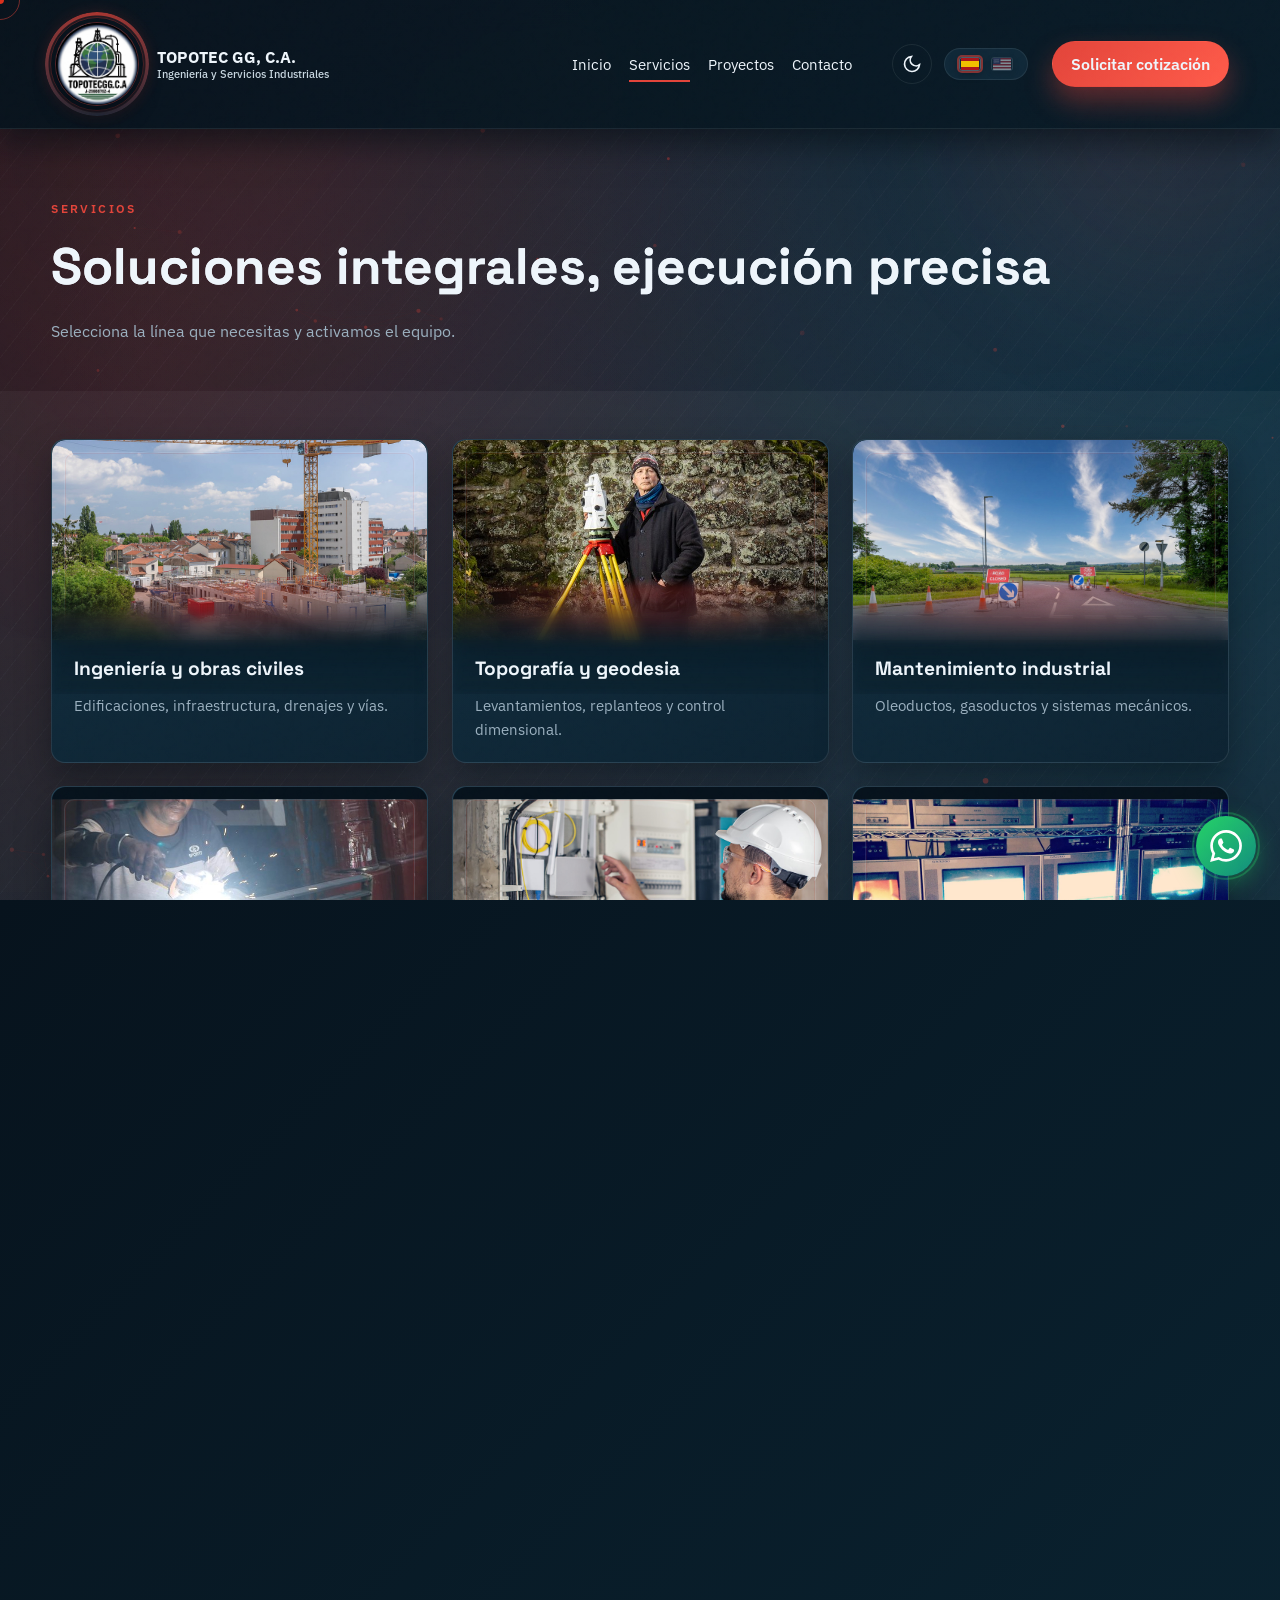
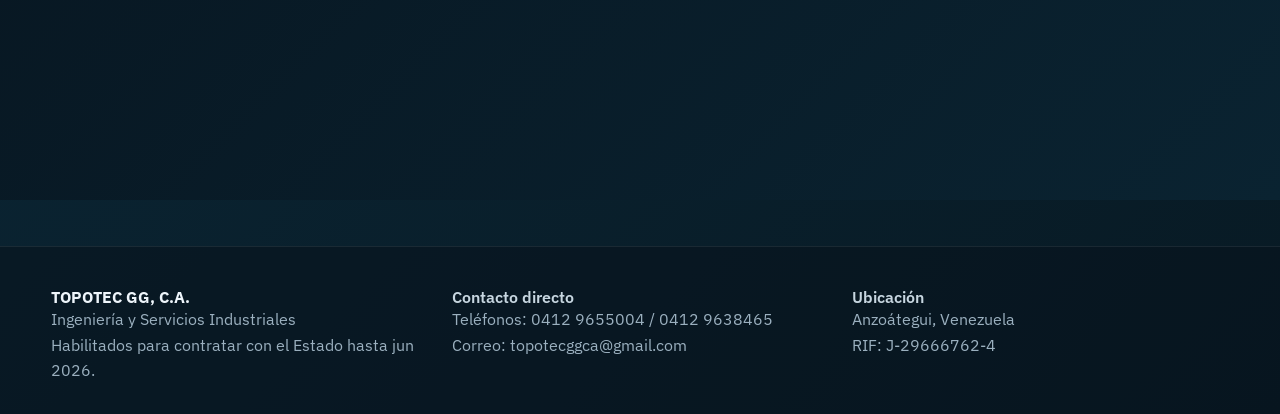
<file: servicios.html>
<!doctype html>
<html lang="es">

<head>
  <meta charset="UTF-8" />
  <meta name="viewport" content="width=device-width, initial-scale=1" />
  <link rel="icon" type="image/x-icon" href="favicon.ico" />
  <link rel="icon" type="image/png" sizes="96x96" href="favicon-96x96.png" />
  <link rel="apple-touch-icon" sizes="180x180" href="apple-touch-icon.png" />
  <link rel="manifest" href="site.webmanifest" />
  <meta name="description" content="Servicios de ingenieria, obras civiles, topografia y mantenimiento industrial." />
  <title>Servicios | TOPOTEC GG, C.A.</title>
  <link rel="preconnect" href="https://fonts.googleapis.com" />
  <link rel="preconnect" href="https://fonts.gstatic.com" crossorigin />
  <link
    href="https://fonts.googleapis.com/css2?family=IBM+Plex+Sans:wght@300;400;500;600&family=Space+Grotesk:wght@400;500;600;700&display=swap"
    rel="stylesheet" />
  <link rel="stylesheet" href="styles-v2.css" />
</head>

<body class="page page-services" data-page-title="title_services">
  <!-- Preloader -->
  <div class="preloader">
    <div class="preloader-content">
      <img class="preloader-logo" src="logo_topotec.jpg" alt="TOPOTEC" />
      <div class="preloader-bar">
        <div class="preloader-progress"></div>
      </div>
    </div>
  </div>

  <!-- Scroll Progress -->
  <div class="scroll-progress"></div>

  <!-- Custom Cursor -->
  <div class="cursor-dot"></div>
  <div class="cursor-ring"></div>

  <!-- Particle Background -->
  <canvas id="particle-canvas"></canvas>

  <!-- Noise Overlay -->
  <div class="noise-overlay"></div>

  <!-- Page Transition -->
  <div class="page-transition"></div>

  <!-- Blob Decorations -->
  <div class="blob-decoration blob-1"></div>
  <div class="blob-decoration blob-2"></div>

  <header class="site-header">
    <nav class="nav container">
      <a class="logo" href="index.html" aria-label="TOPOTEC GG, C.A.">
        <span class="logo-orbit">
          <img class="logo-mark" src="logo_topotec.jpg" alt="Logo TOPOTEC GG, C.A." />
        </span>
        <span class="logo-text">
          TOPOTEC GG, C.A.
          <span data-i18n="brand_tagline">Ingenieria y Servicios Industriales</span>
        </span>
      </a>
      <div class="nav-links" data-nav-menu>
        <a href="index.html" data-i18n="nav_home">Inicio</a>
        <a href="servicios.html" aria-current="page" data-i18n="nav_services">Servicios</a>
        <a href="proyectos.html" data-i18n="nav_projects">Proyectos</a>
        <a href="contacto.html" data-i18n="nav_contact">Contacto</a>
      </div>
      <div class="nav-center-actions">
        <button class="theme-toggle" type="button" aria-label="Toggle theme">
          <svg class="icon-moon" viewBox="0 0 24 24" fill="none" stroke="currentColor" stroke-width="2">
            <path d="M21 12.79A9 9 0 1 1 11.21 3 7 7 0 0 0 21 12.79z" />
          </svg>
          <svg class="icon-sun" viewBox="0 0 24 24" fill="none" stroke="currentColor" stroke-width="2">
            <circle cx="12" cy="12" r="5" />
            <path
              d="M12 1v2M12 21v2M4.22 4.22l1.42 1.42M18.36 18.36l1.42 1.42M1 12h2M21 12h2M4.22 19.78l1.42-1.42M18.36 5.64l1.42-1.42" />
          </svg>
        </button>
        <button class="lang-toggle" data-lang-toggle type="button" aria-label="Toggle language">
          <span data-lang="es"><img src="flag-es.svg" alt="ES" /></span>
          <span data-lang="en"><img src="flag-en.svg" alt="EN" /></span>
        </button>
      </div>
      <div class="nav-actions">
        <a class="btn btn-primary nav-btn-desktop" href="contacto.html#form" data-i18n="nav_quote">Solicitar cotizacion</a>
        <button class="nav-toggle" data-nav-toggle type="button" aria-label="Menu">
          <svg viewBox="0 0 24 24" fill="none" stroke="currentColor" stroke-width="2.5" stroke-linecap="round">
            <line x1="3" y1="6" x2="21" y2="6"></line>
            <line x1="3" y1="12" x2="21" y2="12"></line>
            <line x1="3" y1="18" x2="21" y2="18"></line>
          </svg>
        </button>
      </div>
    </nav>
  </header>

  <main>
    <section class="hero section">
      <div class="container">
        <p class="eyebrow" data-i18n="services_eyebrow">Servicios</p>
        <h1 class="hero-title" data-i18n="services_title">Soluciones integrales, ejecucion precisa</h1>
        <p class="section-subtitle" data-i18n="services_subtitle">
          Selecciona la linea que necesitas y activamos el equipo.
        </p>
      </div>
    </section>

    <section class="section dense">
      <div class="container grid-3">
        <article class="card reveal">
          <div class="card-media">
            <img src="assets/photos/card-civil.jpg" alt="" aria-hidden="true" loading="lazy" />
          </div>
          <h3 data-i18n="services_card_1_title">Ingenieria y obras civiles</h3>
          <p data-i18n="services_card_1_text">Edificaciones, infraestructura, drenajes y vias.</p>
        </article>
        <article class="card reveal delay-1">
          <div class="card-media">
            <img src="assets/photos/card-survey.jpg" alt="" aria-hidden="true" loading="lazy" />
          </div>
          <h3 data-i18n="services_card_2_title">Topografia y geodesia</h3>
          <p data-i18n="services_card_2_text">Levantamientos, replanteos y control dimensional.</p>
        </article>
        <article class="card reveal delay-2">
          <div class="card-media">
            <img src="assets/photos/card-maintenance.jpg" alt="" aria-hidden="true" loading="lazy" />
          </div>
          <h3 data-i18n="services_card_3_title">Mantenimiento industrial</h3>
          <p data-i18n="services_card_3_text">Oleoductos, gasoductos y sistemas mecanicos.</p>
        </article>
        <article class="card reveal">
          <div class="card-media">
            <img src="assets/photos/card-metal.jpg" alt="" aria-hidden="true" loading="lazy" />
          </div>
          <h3 data-i18n="services_card_4_title">Metal-mecanica y soldadura</h3>
          <p data-i18n="services_card_4_text">Fabricacion, reparacion y uniones especializadas.</p>
        </article>
        <article class="card reveal delay-1">
          <div class="card-media">
            <img src="assets/photos/card-electric.jpg" alt="" aria-hidden="true" loading="lazy" />
          </div>
          <h3 data-i18n="services_card_5_title">Electricidad e instrumentacion</h3>
          <p data-i18n="services_card_5_text">Montaje, pruebas y puesta en servicio.</p>
        </article>
        <article class="card reveal delay-2">
          <div class="card-media">
            <img src="assets/photos/card-automation.jpg" alt="" aria-hidden="true" loading="lazy" />
          </div>
          <h3 data-i18n="services_card_6_title">Automatizacion y control</h3>
          <p data-i18n="services_card_6_text">Optimizacion de procesos industriales.</p>
        </article>
        <article class="card reveal">
          <div class="card-media">
            <img src="assets/photos/card-waterproof.jpg" alt="" aria-hidden="true" loading="lazy" />
          </div>
          <h3 data-i18n="services_card_7_title">Impermeabilizacion y proteccion</h3>
          <p data-i18n="services_card_7_text">Suelos, tanques y superficies.</p>
        </article>
        <article class="card reveal delay-1">
          <div class="card-media">
            <img src="assets/photos/card-supply.jpg" alt="" aria-hidden="true" loading="lazy" />
          </div>
          <h3 data-i18n="services_card_8_title">Suministro y equipos</h3>
          <p data-i18n="services_card_8_text">Equipos de medicion, materiales y consumibles.</p>
        </article>
        <article class="card reveal delay-2">
          <div class="card-media">
            <img src="assets/photos/card-transport.jpg" alt="" aria-hidden="true" loading="lazy" />
          </div>
          <h3 data-i18n="services_card_9_title">Transporte de materiales</h3>
          <p data-i18n="services_card_9_text">Arena, asfalto, piedra, granza y relleno.</p>
        </article>
      </div>
    </section>

    <section class="section">
      <div class="container">
        <div class="cta reveal">
          <h2 data-i18n="services_cta_title">Activa una linea de servicio</h2>
          <p data-i18n="services_cta_text">Cuentanos el alcance y proponemos la solucion.</p>
          <div class="cta-actions">
            <a class="btn btn-primary" href="contacto.html#form" data-i18n="services_cta_primary">Solicitar
              cotizacion</a>
            <a class="btn btn-ghost" href="index.html#respaldo" data-i18n="home_cap_title">Capacidades reales en
              campo</a>
          </div>
        </div>
      </div>
    </section>
  </main>

  <footer class="site-footer">
    <div class="container footer-grid">
      <div>
        <strong>TOPOTEC GG, C.A.</strong>
        <p data-i18n="brand_tagline">Ingenieria y Servicios Industriales</p>
        <p data-i18n="footer_legal">Habilitados para contratar con el Estado hasta jun 2026.</p>
      </div>
      <div>
        <div class="footer-label" data-i18n="footer_title">Contacto directo</div>
        <p><span data-i18n="footer_phone_label">Telefonos</span>: 0412 9655004 / 0412 9638465</p>
        <p><span data-i18n="footer_email_label">Correo</span>: topotecggca@gmail.com</p>
      </div>
      <div>
        <div class="footer-label" data-i18n="footer_address_label">Ubicacion</div>
        <p data-i18n="footer_address_value">Anzoategui, Venezuela</p>
        <p><span data-i18n="footer_rif_label">RIF</span>: <span data-i18n="footer_rif_value">J-29666762-4</span></p>
      </div>
    </div>
  </footer>

  <script src="site-v2.js"></script>

  <!-- WhatsApp FAB -->
  <a class="whatsapp-fab" href="https://wa.me/584149655004" target="_blank" rel="noreferrer" aria-label="WhatsApp">
    <svg viewBox="0 0 24 24" xmlns="http://www.w3.org/2000/svg">
      <path
        d="M17.472 14.382c-.297-.149-1.758-.867-2.03-.967-.273-.099-.471-.148-.67.15-.197.297-.767.966-.94 1.164-.173.199-.347.223-.644.075-.297-.15-1.255-.463-2.39-1.475-.883-.788-1.48-1.761-1.653-2.059-.173-.297-.018-.458.13-.606.134-.133.298-.347.446-.52.149-.174.198-.298.298-.497.099-.198.05-.371-.025-.52-.075-.149-.669-1.612-.916-2.207-.242-.579-.487-.5-.669-.51-.173-.008-.371-.01-.57-.01-.198 0-.52.074-.792.372-.272.297-1.04 1.016-1.04 2.479 0 1.462 1.065 2.875 1.213 3.074.149.198 2.096 3.2 5.077 4.487.709.306 1.262.489 1.694.625.712.227 1.36.195 1.871.118.571-.085 1.758-.719 2.006-1.413.248-.694.248-1.289.173-1.413-.074-.124-.272-.198-.57-.347m-5.421 7.403h-.004a9.87 9.87 0 01-5.031-1.378l-.361-.214-3.741.982.998-3.648-.235-.374a9.86 9.86 0 01-1.51-5.26c.001-5.45 4.436-9.884 9.888-9.884 2.64 0 5.122 1.03 6.988 2.898a9.825 9.825 0 012.893 6.994c-.003 5.45-4.437 9.884-9.885 9.884m8.413-18.297A11.815 11.815 0 0012.05 0C5.495 0 .16 5.335.157 11.892c0 2.096.547 4.142 1.588 5.945L.057 24l6.305-1.654a11.882 11.882 0 005.683 1.448h.005c6.554 0 11.89-5.335 11.893-11.893a11.821 11.821 0 00-3.48-8.413z" />
    </svg>
  </a>
</body>

</html>
</file>
<file: styles-v2.css>
*,
*::before,
*::after {
  box-sizing: border-box;
}

:root {
  --color-ink: #eef5fb;
  --color-ink-soft: #c7d6e0;
  --color-slate: #9bb0bf;
  --color-sand: #0f2a3a;
  --color-cream: #122f40;
  --color-accent: #e2443a;
  --color-accent-strong: #ff5b4a;
  --color-edge: rgba(238, 245, 251, 0.08);
  --color-glow: rgba(226, 68, 58, 0.35);
  --shadow-soft: 0 16px 34px rgba(3, 10, 16, 0.4);
  --shadow-card: 0 24px 50px rgba(3, 10, 16, 0.5);
  --radius-lg: 20px;
  --radius-md: 14px;
  --radius-sm: 10px;
  --transition: 220ms ease;
}

* {
  box-sizing: border-box;
}

html {
  scroll-behavior: smooth;
  overflow-x: hidden;
}

body {
  margin: 0;
  font-family: "IBM Plex Sans", "Segoe UI", sans-serif;
  color: var(--color-ink);
  background:
    radial-gradient(circle at 12% 18%, rgba(226, 68, 58, 0.18), transparent 55%),
    radial-gradient(circle at 85% 12%, rgba(24, 68, 92, 0.45), transparent 50%),
    linear-gradient(135deg, #07131d 0%, #0a2331 52%, #081a24 100%);
  min-height: 100vh;
  position: relative;
  overflow-x: hidden;
}

body.modal-open {
  overflow: hidden !important;
}

body::before {
  content: "";
  position: fixed;
  inset: 0;
  pointer-events: none;
  opacity: 0.4;
  background-image:
    radial-gradient(circle at 18% 12%, rgba(226, 68, 58, 0.22), transparent 45%),
    radial-gradient(circle at 80% 18%, rgba(18, 47, 64, 0.28), transparent 42%),
    repeating-linear-gradient(128deg, rgba(238, 245, 251, 0.06) 0, rgba(238, 245, 251, 0.06) 1px, transparent 1px, transparent 22px);
  animation: drift 18s ease-in-out infinite;
  z-index: 0;
}

img {
  max-width: 100%;
  display: block;
}

a {
  color: inherit;
  text-decoration: none;
}

p {
  margin: 0;
  line-height: 1.6;
  color: var(--color-slate);
}

h1,
h2,
h3,
h4 {
  font-family: "Space Grotesk", "Segoe UI", sans-serif;
  margin: 0;
  color: var(--color-ink);
}

.container {
  width: min(1200px, 92vw);
  margin: 0 auto;
  position: relative;
  z-index: 1;
}

.section {
  padding: 70px 0;
  position: relative;
}

main>.section:nth-of-type(even) {
  background: rgba(238, 245, 251, 0.04);
}

.section.dense {
  padding: 48px 0;
}

.eyebrow {
  text-transform: uppercase;
  letter-spacing: 0.2em;
  font-size: 0.75rem;
  font-weight: 600;
  color: var(--color-accent);
}

.section-title {
  font-size: clamp(2rem, 2.8vw, 2.8rem);
  margin: 12px 0 16px;
}

.section-subtitle {
  max-width: 620px;
}

.sketchfab-embed {
  margin-top: 18px;
  border-radius: 20px;
  overflow: hidden;
  background: #07131d;
  border: 1px solid rgba(238, 245, 251, 0.12);
  box-shadow: var(--shadow-card);
  aspect-ratio: 16 / 9;
}

.sketchfab-embed iframe {
  width: 100%;
  height: 100%;
  border: 0;
  display: block;
}

.sketchfab-credit {
  margin-top: 10px;
  font-size: 0.58rem;
  color: rgba(15, 42, 58, 0.95);
  opacity: 0.45;
}

.sketchfab-credit a {
  color: rgba(15, 42, 58, 0.95);
  font-weight: 500;
}

.site-header {
  position: sticky;
  top: 0;
  z-index: 10;
  background: linear-gradient(120deg, rgba(7, 19, 29, 0.95), rgba(9, 27, 39, 0.95));
  backdrop-filter: blur(14px);
  border-bottom: 1px solid var(--color-edge);
  box-shadow: 0 14px 30px rgba(3, 10, 16, 0.55);
}

body:not(.page-loaded) .site-header {
  opacity: 0;
  transform: translateY(-14px);
  filter: blur(6px);
}

body.page-loaded .site-header {
  opacity: 1;
  transform: translateY(0);
  filter: blur(0);
  transition: opacity 700ms ease, transform 700ms ease, filter 700ms ease;
  transition-delay: 80ms;
}

body:not(.page-loaded) main {
  opacity: 0;
  transform: translateY(16px);
}

body.page-loaded main {
  opacity: 1;
  transform: translateY(0);
  transition: opacity 900ms ease, transform 900ms ease;
  transition-delay: 160ms;
}

.nav {
  display: flex;
  align-items: center;
  justify-content: flex-start;
  gap: 24px;
  padding: 18px 0;
}

.logo {
  display: flex;
  align-items: center;
  gap: 14px;
  font-weight: 700;
}

body:not(.page-loaded) .logo,
body:not(.page-loaded) .nav-links a,
body:not(.page-loaded) .nav-actions {
  opacity: 0;
  transform: translateY(-8px);
}

body.page-loaded .logo,
body.page-loaded .nav-links a,
body.page-loaded .nav-actions {
  opacity: 1;
  transform: translateY(0);
  transition: opacity 600ms ease, transform 600ms ease;
}

body.page-loaded .logo {
  transition-delay: 120ms;
}

body.page-loaded .nav-links a:nth-child(1) {
  transition-delay: 160ms;
}

body.page-loaded .nav-links a:nth-child(2) {
  transition-delay: 200ms;
}

body.page-loaded .nav-links a:nth-child(3) {
  transition-delay: 240ms;
}

body.page-loaded .nav-links a:nth-child(4) {
  transition-delay: 280ms;
}

body.page-loaded .nav-links a:nth-child(5) {
  transition-delay: 320ms;
}

body.page-loaded .nav-actions {
  transition-delay: 360ms;
}

.logo-orbit {
  position: relative;
  width: 92px;
  height: 92px;
  display: grid;
  place-items: center;
  border-radius: 50%;
}

.logo-orbit::before {
  content: "";
  position: absolute;
  inset: -6px;
  border-radius: 50%;
  background: conic-gradient(from 0deg,
      rgba(226, 68, 58, 0.9),
      rgba(100, 180, 230, 0.25),
      rgba(226, 68, 58, 0.9));
  -webkit-mask: radial-gradient(farthest-side, transparent calc(100% - 4px), #000 calc(100% - 3px));
  mask: radial-gradient(farthest-side, transparent calc(100% - 4px), #000 calc(100% - 3px));
  animation: spin 6s linear infinite;
  opacity: 0.8;
}

.logo-orbit::after {
  content: "";
  position: absolute;
  inset: -1px;
  border-radius: 50%;
  box-shadow: 0 0 18px rgba(226, 68, 58, 0.35);
  border: 1px solid rgba(226, 68, 58, 0.35);
  animation: ringPulse 2.4s ease-in-out infinite;
  opacity: 0.9;
}

.logo-mark {
  width: 84px;
  height: 84px;
  border-radius: 50%;
  object-fit: cover;
  object-position: 50% 50%;
  background: rgba(7, 19, 29, 0.85);
  border: 1px solid rgba(226, 68, 58, 0.35);
  box-shadow: 0 12px 20px rgba(3, 10, 16, 0.55);
  position: relative;
  z-index: 1;
}

.logo-text span {
  display: block;
  font-size: 0.7rem;
  font-weight: 500;
  color: var(--color-ink-soft);
}

.nav-links {
  display: flex;
  gap: 18px;
  font-size: 0.95rem;
  margin-left: auto;
}

.nav-links a {
  color: var(--color-ink);
  position: relative;
  transition: color var(--transition);
}

.nav-links a:hover {
  color: var(--color-accent-strong);
}

.nav-links a[aria-current="page"]::after {
  content: "";
  position: absolute;
  left: 0;
  bottom: -8px;
  width: 100%;
  height: 2px;
  background: var(--color-accent);
}

.nav-center-actions {
  display: flex;
  align-items: center;
  gap: 12px;
  margin-left: 16px;
}

.nav-actions {
  display: flex;
  align-items: center;
  gap: 12px;
  margin-left: 0;
}

.lang-toggle {
  border: 1px solid var(--color-edge);
  background: #102838;
  color: var(--color-ink);
  border-radius: 999px;
  padding: 6px 12px;
  font-size: 0.8rem;
  display: inline-flex;
  gap: 6px;
  cursor: pointer;
}

.lang-toggle span {
  opacity: 0.45;
  display: inline-flex;
  align-items: center;
  justify-content: center;
  width: 26px;
  height: 18px;
}

.lang-toggle span.active {
  opacity: 1;
  font-weight: 700;
}

.lang-toggle img {
  width: 22px;
  height: 14px;
  border-radius: 3px;
  border: 1px solid rgba(238, 245, 251, 0.25);
  box-shadow: 0 2px 6px rgba(3, 10, 16, 0.4);
}

.lang-toggle span.active img {
  box-shadow: 0 0 0 2px rgba(226, 68, 58, 0.55), 0 2px 8px rgba(3, 10, 16, 0.5);
}

.btn {
  padding: 12px 18px;
  border-radius: 999px;
  font-weight: 600;
  border: 1px solid transparent;
  display: inline-flex;
  align-items: center;
  gap: 8px;
  transition: transform var(--transition), box-shadow var(--transition);
}

.btn-primary {
  background: linear-gradient(135deg, var(--color-accent), var(--color-accent-strong));
  color: var(--color-ink);
  box-shadow: 0 14px 28px rgba(226, 68, 58, 0.4);
  position: relative;
}

.btn-primary:hover {
  transform: translateY(-2px);
}

.btn-ghost {
  border-color: var(--color-edge);
  color: var(--color-ink-soft);
  background: #0f2a3a;
}

.nav-toggle {
  display: none;
  flex-direction: column;
  gap: 5px;
  width: 30px;
  background: transparent;
  border: none;
  cursor: pointer;
  padding: 0;
}

.nav-toggle span {
  display: block;
  width: 100%;
  height: 2px;
  background: var(--color-ink);
  border-radius: 4px;
  transition: var(--transition);
}

.hero {
  padding: 70px 0 46px;
}

.hero-grid {
  display: grid;
  grid-template-columns: repeat(2, minmax(0, 1fr));
  gap: 48px;
  align-items: center;
}

.hero-content {
  display: flex;
  flex-direction: column;
}

.hero-title {
  font-size: clamp(2.6rem, 4vw, 3.6rem);
  margin: 16px 0 20px;
}

.hero-actions {
  margin-top: 26px;
  display: flex;
  gap: 14px;
  flex-wrap: wrap;
}


.hero-visual {
  position: relative;
  min-height: 360px;
}

.visual-card {
  position: absolute;
  border-radius: var(--radius-lg);
  padding: 20px;
  color: #ffffff !important;
  /* Force light text for dark card backgrounds */
  box-shadow: var(--shadow-card);
  overflow: hidden;
  animation: float 10s ease-in-out infinite;
}

.visual-card::after {
  content: "";
  position: absolute;
  inset: 0;
  background-image: repeating-linear-gradient(120deg, rgba(255, 255, 255, 0.18) 0, rgba(255, 255, 255, 0.18) 1px, transparent 1px, transparent 20px);
  opacity: 0.4;
}

.visual-card.primary {
  top: 0;
  left: 0;
  right: 12%;
  height: 58%;
  background:
    linear-gradient(135deg, rgba(15, 43, 60, 0.82) 0%, rgba(8, 22, 33, 0.95) 100%),
    url("assets/photos/hero-atlas.jpg") center/cover no-repeat;
}

.visual-card.secondary {
  bottom: 0;
  right: 0;
  left: 20%;
  height: 50%;
  background:
    linear-gradient(135deg, rgba(226, 68, 58, 0.8) 0%, rgba(88, 25, 25, 0.95) 100%),
    url("assets/photos/hero-duct.jpg") center/cover no-repeat;
  animation-duration: 12s;
}

.visual-card .meta {
  position: relative;
  z-index: 1;
  font-size: 0.85rem;
  letter-spacing: 0.12em;
  text-transform: uppercase;
}

.visual-card h3 {
  position: relative;
  z-index: 1;
  margin-top: 10px;
  font-size: 1.2rem;
  color: #ffffff !important;
  /* Force light text */
}

.hero-model {
  position: absolute;
  left: -8px;
  bottom: 4%;
  width: clamp(78px, 9vw, 130px);
  height: clamp(78px, 9vw, 130px);
  display: grid;
  place-items: center;
  pointer-events: auto;
  opacity: 0.85;
  filter: drop-shadow(0 12px 22px rgba(3, 10, 16, 0.45));
  z-index: 2;
}

.inline-barrel {
  display: none;
  /* Only show on mobile */
}

.hero-model model-viewer {
  width: 100%;
  height: 100%;
  background: transparent;
  background-color: transparent;
  --poster-color: transparent;
  display: block;
}

.hero-model model-viewer::part(default-progress-bar),
.hero-model model-viewer::part(default-progress-mask) {
  display: none;
}

.visual-tags {
  position: relative;
  z-index: 1;
  margin-top: 14px;
  display: flex;
  flex-wrap: wrap;
  gap: 8px;
}

.visual-tag {
  font-size: 0.68rem;
  letter-spacing: 0.12em;
  text-transform: uppercase;
  padding: 6px 10px;
  border-radius: 999px;
  background: rgba(12, 33, 46, 0.65);
  border: 1px solid rgba(238, 245, 251, 0.22);
  color: #ffffff !important;
  /* Force light text */
  backdrop-filter: blur(6px);
}

.visual-card.secondary .visual-tag {
  background: rgba(8, 18, 27, 0.45);
  border-color: rgba(255, 255, 255, 0.32);
  color: rgba(255, 240, 236, 0.95);
}

.grid-3,
.grid-4 {
  display: grid;
  gap: 24px;
}

.grid-3 {
  grid-template-columns: repeat(3, minmax(0, 1fr));
}

.grid-4 {
  grid-template-columns: repeat(4, minmax(0, 1fr));
}

.card {
  --card-media-height: clamp(160px, 19vw, 200px);
  background: linear-gradient(155deg, #122f40 0%, #0d2332 100%);
  border-radius: var(--radius-md);
  padding: 0;
  box-shadow: var(--shadow-soft);
  border: 1px solid rgba(238, 245, 251, 0.1);
  position: relative;
  overflow: hidden;
  display: flex;
  flex-direction: column;
  transition: transform var(--transition), box-shadow var(--transition);
}

.card::after {
  content: "";
  position: absolute;
  left: 0;
  right: 0;
  top: calc(var(--card-media-height) - 42px);
  height: 96px;
  background:
    radial-gradient(120% 80% at 50% 0%, rgba(226, 68, 58, 0.18) 0%, rgba(226, 68, 58, 0) 68%),
    linear-gradient(180deg, rgba(9, 29, 41, 0) 0%, rgba(10, 30, 42, 0.45) 38%, rgba(12, 33, 46, 0.85) 100%);
  filter: blur(4px);
  backdrop-filter: blur(4px);
  opacity: 0.85;
  -webkit-mask-image: linear-gradient(180deg, transparent 0%, #000 22%, #000 100%);
  mask-image: linear-gradient(180deg, transparent 0%, #000 22%, #000 100%);
  pointer-events: none;
  z-index: 1;
  transition: opacity 150ms ease;
}

.card:hover {
  transform: translateY(-6px);
  box-shadow: 0 24px 50px rgba(11, 22, 32, 0.26);
}

.card>h3 {
  margin-bottom: 12px;
  font-size: 1.2rem;
  padding: 16px 22px 0;
  position: relative;
  z-index: 2;
}

.card>p {
  font-size: 0.95rem;
  padding: 0 22px 20px;
  position: relative;
  z-index: 2;
}

.card-media {
  width: 100%;
  height: var(--card-media-height);
  border-radius: var(--radius-md) var(--radius-md) 0 0;
  overflow: hidden;
  margin: 0;
  border: none;
  background: #07131d;
  position: relative;
  line-height: 0;
  z-index: 0;
  box-shadow:
    inset 0 -42px 46px rgba(7, 19, 29, 0.6),
    0 18px 30px rgba(3, 10, 16, 0.45);
}

.card-media img {
  position: absolute;
  inset: 0;
  width: 100%;
  height: 100%;
  object-fit: cover;
  object-position: center;
  display: block;
  transition: transform 180ms ease-out, filter 180ms ease-out;
}

.card-media::before {
  content: "";
  position: absolute;
  inset: 12px;
  border-radius: 10px 10px 0 0;
  border: 1px solid rgba(238, 245, 251, 0.18);
  box-shadow: inset 0 0 0 1px rgba(226, 68, 58, 0.12);
  opacity: 0.7;
  z-index: 1;
  pointer-events: none;
  transition: opacity 240ms ease, transform 240ms ease;
}

.card-media::after {
  content: "";
  position: absolute;
  left: -10%;
  right: -10%;
  bottom: -16px;
  height: 72px;
  background:
    radial-gradient(60% 120% at 50% 0%, rgba(226, 68, 58, 0.35) 0%, rgba(226, 68, 58, 0) 70%),
    linear-gradient(180deg, rgba(7, 19, 29, 0) 0%, rgba(7, 19, 29, 0.65) 55%, rgba(12, 33, 46, 0.95) 100%);
  pointer-events: none;
  opacity: 0.92;
  z-index: 2;
  filter: blur(4px);
  transition: opacity 240ms ease, transform 240ms ease;
}

.card:hover .card-media img {
  transform: scale(1.08) translateY(-2px);
}

.card:hover .card-media::before {
  opacity: 0.95;
  transform: translateY(-2px);
}

.card:hover .card-media::after {
  opacity: 1;
  transform: translateY(4px);
}

.quick-list {
  margin-top: 22px;
  display: grid;
  grid-template-columns: repeat(2, minmax(0, 1fr));
  gap: 18px 28px;
}

.quick-item {
  display: flex;
  gap: 14px;
  align-items: flex-start;
  padding: 14px 0 14px 16px;
  border-left: 2px solid rgba(226, 68, 58, 0.55);
  background: linear-gradient(90deg, rgba(10, 26, 38, 0.45), transparent 70%);
  position: relative;
  transition:
    transform var(--transition),
    border-color var(--transition),
    box-shadow var(--transition),
    background var(--transition);
}

.quick-item::after {
  content: "";
  position: absolute;
  inset: 0;
  background: linear-gradient(90deg, rgba(226, 68, 58, 0.12), transparent 60%);
  opacity: 0;
  transition: opacity var(--transition);
  pointer-events: none;
}

.quick-item:hover {
  transform: translateY(-4px);
  border-left-color: rgba(226, 68, 58, 0.9);
  box-shadow: 0 14px 28px rgba(3, 10, 16, 0.35);
  background: linear-gradient(90deg, rgba(12, 33, 46, 0.7), transparent 70%);
}

.quick-item:hover::after {
  opacity: 1;
}

.quick-item:hover .quick-index {
  color: var(--color-accent-strong);
}

.quick-index {
  font-size: 0.7rem;
  letter-spacing: 0.2em;
  font-weight: 600;
  color: var(--color-accent);
  margin-top: 4px;
}

.quick-copy h3 {
  margin: 0 0 6px;
  font-size: 1.05rem;
}

.quick-copy p {
  margin: 0;
  font-size: 0.95rem;
}


.chip-row {
  margin-top: 16px;
  display: flex;
  flex-wrap: wrap;
  gap: 10px;
}

.chip {
  font-size: 0.75rem;
  padding: 6px 12px;
  border-radius: 999px;
  background: rgba(15, 42, 58, 0.85);
  color: var(--color-ink-soft);
  border: 1px solid rgba(238, 245, 251, 0.08);
  transition: transform var(--transition), box-shadow var(--transition);
}

.chip:hover {
  transform: translateY(-2px);
  box-shadow: 0 10px 20px rgba(11, 22, 32, 0.18);
}

.panel {
  --panel-bg-image: url("assets/photos/hero-grid.jpg");
  background:
    linear-gradient(120deg, rgba(7, 19, 29, 0.92) 0%, rgba(12, 33, 46, 0.92) 100%),
    var(--panel-bg-image);
  background-size: cover;
  background-position: center;
  background-repeat: no-repeat;
  border-radius: var(--radius-lg);
  padding: 32px;
  border: 1px solid rgba(238, 245, 251, 0.08);
  box-shadow: var(--shadow-soft);
}

.panel:not(.panel-photo):nth-of-type(2n) {
  --panel-bg-image: url("assets/photos/hero-atlas.jpg");
}

.panel:not(.panel-photo):nth-of-type(3n) {
  --panel-bg-image: url("assets/photos/hero-duct.jpg");
}

.panel.panel-photo {
  position: relative;
  overflow: hidden;
  --panel-bg-image: none;
  background: #0f2b3b;
}

.panel.panel-photo::before {
  content: "";
  position: absolute;
  inset: 0;
  background:
    radial-gradient(120% 90% at 10% 10%, rgba(226, 68, 58, 0.22) 0%, rgba(226, 68, 58, 0) 55%),
    repeating-linear-gradient(140deg, rgba(255, 255, 255, 0.06) 0, rgba(255, 255, 255, 0.06) 1px, transparent 1px, transparent 22px);
  opacity: 0.35;
  pointer-events: none;
}

.panel.panel-photo::after {
  content: "";
  position: absolute;
  inset: 0;
  background:
    linear-gradient(120deg, rgba(7, 19, 29, 0.92) 0%, rgba(7, 19, 29, 0.65) 55%, rgba(7, 19, 29, 0.9) 100%),
    linear-gradient(180deg, rgba(226, 68, 58, 0.18) 0%, rgba(226, 68, 58, 0) 45%);
  opacity: 0.95;
  pointer-events: none;
}

.panel.panel-photo>* {
  position: relative;
  z-index: 1;
}

.panel.panel-photo>.panel-media {
  position: absolute;
  inset: 0;
  z-index: 0;
  pointer-events: none;
}

.panel-media {
  overflow: hidden;
}

.panel-video {
  width: 100%;
  height: 100%;
  object-fit: cover;
  filter: saturate(1.12) contrast(1.05);
  transform: scale(1.06);
}

.panel.panel-photo p {
  color: var(--color-ink-soft);
}


.dual-panel {
  display: grid;
  grid-template-columns: repeat(2, minmax(0, 1fr));
  gap: 24px;
}

.panel-title {
  margin: 10px 0 8px;
  font-size: 1.25rem;
  color: var(--color-ink);
}

.panel-divider {
  height: 1px;
  margin: 18px 0 16px;
  background: rgba(238, 245, 251, 0.12);
}

.list.compact {
  gap: 8px;
}

.list {
  list-style: none;
  padding: 0;
  margin: 0;
  display: grid;
  gap: 12px;
}

.list li {
  display: flex;
  gap: 10px;
  align-items: flex-start;
  color: var(--color-slate);
}

.list li::before {
  content: "";
  width: 10px;
  height: 10px;
  border-radius: 3px;
  margin-top: 6px;
  background: var(--color-accent);
  box-shadow: 0 0 12px var(--color-glow);
}


.cta {
  --cta-bg-image: url("assets/photos/hero-duct.jpg");
  background:
    linear-gradient(120deg, rgba(14, 34, 48, 0.95), rgba(24, 52, 70, 0.95)),
    var(--cta-bg-image);
  background-size: cover;
  background-position: center;
  background-repeat: no-repeat;
  border: 1px solid rgba(226, 68, 58, 0.35);
  border-radius: 28px;
  padding: 44px;
  color: var(--color-ink);
  display: flex;
  flex-direction: column;
  gap: 16px;
}

.cta h2 {
  color: var(--color-ink);
}

.cta p {
  color: var(--color-ink-soft);
}

.cta-actions {
  display: flex;
  gap: 14px;
  flex-wrap: wrap;
}

.cta .btn-ghost {
  background: transparent;
  color: var(--color-ink);
  border-color: rgba(238, 245, 251, 0.35);
}


.portfolio-carousel {
  --portfolio-gap: 18px;
  --portfolio-speed: 40s;
  margin-top: 18px;
  padding: 18px 0;
  position: relative;
  overflow: hidden;
  border-radius: 20px;
  background: rgba(8, 20, 30, 0.5);
  border: 1px solid rgba(238, 245, 251, 0.08);
  box-shadow: inset 0 0 26px rgba(3, 10, 16, 0.4);
  -webkit-mask-image: linear-gradient(90deg, transparent 0%, #000 9%, #000 91%, transparent 100%);
  mask-image: linear-gradient(90deg, transparent 0%, #000 9%, #000 91%, transparent 100%);
}

.portfolio-carousel::before {
  content: "";
  position: absolute;
  inset: 0;
  background: radial-gradient(circle at 30% 20%, rgba(226, 68, 58, 0.15), transparent 52%);
  opacity: 0.55;
  pointer-events: none;
}

.portfolio-track {
  display: flex;
  width: max-content;
  animation: portfolioScroll var(--portfolio-speed) linear infinite;
  will-change: transform;
}

.portfolio-carousel:hover .portfolio-track {
  animation-play-state: paused;
}

.portfolio-group {
  display: flex;
  align-items: center;
  gap: var(--portfolio-gap);
  padding-right: var(--portfolio-gap);
}

.portfolio-card {
  position: relative;
  width: clamp(220px, 24vw, 320px);
  height: clamp(170px, 20vw, 210px);
  border-radius: 14px;
  overflow: hidden;
  background: #07131d;
  border: 1px solid rgba(238, 245, 251, 0.1);
  box-shadow: 0 16px 30px rgba(3, 10, 16, 0.45);
  transform: perspective(900px) rotateY(-6deg) translateZ(0);
}

.portfolio-card:nth-child(2n) {
  transform: perspective(900px) rotateY(6deg) translateZ(0);
}

.portfolio-card img {
  width: 100%;
  height: 100%;
  object-fit: cover;
  filter: contrast(1.1) saturate(1.05);
  transform: scale(1.03);
}

.portfolio-card::before {
  content: "";
  position: absolute;
  inset: 10px;
  border-radius: 10px;
  border: 1px solid rgba(238, 245, 251, 0.2);
  opacity: 0.6;
  pointer-events: none;
  z-index: 1;
}

.portfolio-card::after {
  content: "";
  position: absolute;
  inset: 0;
  background:
    linear-gradient(180deg, rgba(7, 19, 29, 0) 0%, rgba(7, 19, 29, 0.5) 65%, rgba(7, 19, 29, 0.9) 100%),
    repeating-linear-gradient(150deg, rgba(255, 255, 255, 0.05) 0, rgba(255, 255, 255, 0.05) 1px, transparent 1px, transparent 20px);
  opacity: 0.75;
  pointer-events: none;
}

.projects-actions {
  position: relative;
  display: flex;
  align-items: center;
  justify-content: space-between;
  gap: 24px;
  padding: 18px 24px;
  border-radius: var(--radius-lg);
  --projects-actions-bg: url("assets/photos/card-survey.jpg");
  background:
    linear-gradient(135deg, rgba(10, 26, 38, 0.9) 0%, rgba(13, 35, 50, 0.85) 100%),
    var(--projects-actions-bg);
  background-size: cover;
  background-position: center;
  background-repeat: no-repeat;
  border: 1px solid rgba(238, 245, 251, 0.1);
  box-shadow: var(--shadow-soft);
  overflow: hidden;
}

.projects-actions::before {
  content: "";
  position: absolute;
  inset: 0;
  background:
    radial-gradient(circle at 16% 20%, rgba(226, 68, 58, 0.18), transparent 55%),
    repeating-linear-gradient(130deg, rgba(255, 255, 255, 0.05) 0, rgba(255, 255, 255, 0.05) 1px, transparent 1px, transparent 22px);
  opacity: 0.65;
  pointer-events: none;
}

.projects-actions>* {
  position: relative;
  z-index: 1;
}

.projects-actions .section-subtitle {
  margin: 6px 0 0;
}

.modal {
  position: fixed;
  inset: 0;
  height: 100dvh;
  /* Stable height for mobile browsers */
  display: grid;
  /* Switched to Grid for more robust centering */
  place-items: center;
  padding: 16px;
  background: rgba(7, 19, 29, 0.85);
  /* Slightly darker for better contrast */
  backdrop-filter: blur(8px);
  opacity: 0;
  pointer-events: none;
  transition: opacity var(--transition);
  z-index: 9999;
  /* Top level */
  overflow-y: auto;
  /* Fallback for very long content */
}

.modal.is-open {
  opacity: 1;
  pointer-events: auto;
}

.modal-dialog {
  position: relative;
  width: min(980px, 92vw);
  max-height: 86vh;
  overflow: auto;
  background: #0f2b3b;
  border-radius: 20px;
  border: 1px solid rgba(238, 245, 251, 0.12);
  padding: 28px;
  box-shadow: 0 30px 60px rgba(3, 10, 16, 0.55);
  transform: translateY(10px) scale(0.98);
  transition: transform var(--transition);
  scrollbar-width: thin;
  scrollbar-color: rgba(226, 68, 58, 0.8) rgba(8, 20, 30, 0.6);
}

.modal-dialog::-webkit-scrollbar {
  width: 6px;
}

.modal-dialog::-webkit-scrollbar-track {
  background: rgba(8, 20, 30, 0.6);
  border-radius: 999px;
}

.modal-dialog::-webkit-scrollbar-thumb {
  background: linear-gradient(180deg, rgba(226, 68, 58, 0.9), rgba(226, 68, 58, 0.5));
  border-radius: 999px;
  border: 1px solid rgba(226, 68, 58, 0.35);
  box-shadow: 0 0 10px rgba(226, 68, 58, 0.35);
}

.modal-dialog::-webkit-scrollbar-thumb:hover {
  background: linear-gradient(180deg, rgba(255, 91, 74, 0.95), rgba(226, 68, 58, 0.7));
}

.modal.is-open .modal-dialog {
  transform: translateY(0) scale(1);
}

.modal-close {
  position: absolute;
  top: 14px;
  right: 14px;
  width: 38px;
  height: 38px;
  border-radius: 50%;
  border: 1px solid rgba(238, 245, 251, 0.18);
  background: rgba(10, 26, 38, 0.9);
  color: var(--color-ink);
  font-size: 1.4rem;
  line-height: 1;
  cursor: pointer;
}

.modal-header .section-subtitle {
  max-width: 520px;
}

.modal-grid {
  display: grid;
  grid-template-columns: repeat(3, minmax(0, 1fr));
  gap: 18px;
  margin-top: 18px;
}

.modal-card {
  background: rgba(12, 33, 46, 0.85);
  border-radius: 14px;
  border: 1px solid rgba(238, 245, 251, 0.08);
  overflow: hidden;
  box-shadow: var(--shadow-soft);
}

.modal-card img {
  width: 100%;
  height: 150px;
  object-fit: cover;
  display: block;
  filter: contrast(1.08) saturate(1.05);
}

.modal-card-body {
  padding: 14px 16px 16px;
}

.modal-card-body h3 {
  margin: 0 0 8px;
  font-size: 1.05rem;
}

.modal-card-body p {
  margin: 0;
  font-size: 0.92rem;
}

body.modal-open {
  overflow: hidden;
}

.section-divider {
  height: 1px;
  margin: 26px 0;
  background: linear-gradient(90deg, transparent 0%, rgba(226, 68, 58, 0.6) 40%, rgba(238, 245, 251, 0.35) 50%, rgba(226, 68, 58, 0.6) 60%, transparent 100%);
  position: relative;
  overflow: hidden;
}

.section-divider::after {
  content: "";
  position: absolute;
  top: -8px;
  bottom: -8px;
  left: -40%;
  width: 180%;
  background: linear-gradient(90deg, transparent 0%, rgba(226, 68, 58, 0.45) 45%, rgba(238, 245, 251, 0.25) 50%, rgba(226, 68, 58, 0.45) 55%, transparent 100%);
  opacity: 0.35;
  filter: blur(8px);
  animation: scanline 12s linear infinite;
}

.media-ticker {
  --ticker-gap: 18px;
  --ticker-speed: 52s;
  margin-top: 28px;
  padding: 16px 0;
  position: relative;
  overflow: hidden;
  border-radius: 18px;
  background: rgba(8, 20, 30, 0.45);
  border: 1px solid rgba(238, 245, 251, 0.08);
  box-shadow: inset 0 0 24px rgba(3, 10, 16, 0.35);
  -webkit-mask-image: linear-gradient(90deg, transparent 0%, #000 8%, #000 92%, transparent 100%);
  mask-image: linear-gradient(90deg, transparent 0%, #000 8%, #000 92%, transparent 100%);
}

.media-ticker::before {
  content: "";
  position: absolute;
  inset: 0;
  background: radial-gradient(circle at 20% 20%, rgba(226, 68, 58, 0.12), transparent 45%);
  opacity: 0.55;
  pointer-events: none;
}

.ticker-track {
  display: flex;
  width: max-content;
  animation: tickerScroll var(--ticker-speed) linear infinite;
  will-change: transform;
}

.media-ticker:hover .ticker-track {
  animation-play-state: paused;
}

.ticker-group {
  display: flex;
  align-items: center;
  gap: var(--ticker-gap);
  padding-right: var(--ticker-gap);
}

.ticker-card {
  position: relative;
  width: clamp(220px, 26vw, 320px);
  height: clamp(150px, 17vw, 190px);
  border-radius: 16px;
  overflow: hidden;
  background: #07131d;
  border: 1px solid rgba(238, 245, 251, 0.08);
  box-shadow: 0 18px 36px rgba(3, 10, 16, 0.45);
  transform: translateZ(0);
}

.ticker-card img {
  width: 100%;
  height: 100%;
  object-fit: cover;
  filter: contrast(1.1) saturate(1.05);
  transform: scale(1.02);
}

.ticker-card::before {
  content: "";
  position: absolute;
  inset: 10px;
  border-radius: 12px;
  border: 1px solid rgba(238, 245, 251, 0.18);
  opacity: 0.55;
  pointer-events: none;
  z-index: 1;
}

.ticker-card::after {
  content: "";
  position: absolute;
  inset: 0;
  background:
    linear-gradient(180deg, rgba(7, 19, 29, 0) 0%, rgba(7, 19, 29, 0.48) 60%, rgba(7, 19, 29, 0.88) 100%),
    repeating-linear-gradient(150deg, rgba(255, 255, 255, 0.06) 0, rgba(255, 255, 255, 0.06) 1px, transparent 1px, transparent 18px);
  opacity: 0.75;
  pointer-events: none;
}

.signal-ticker {
  --signal-speed: 34s;
  margin-top: 18px;
  border-radius: 999px;
  background: rgba(10, 26, 38, 0.6);
  border: 1px solid rgba(238, 245, 251, 0.1);
  overflow: hidden;
  position: relative;
  -webkit-mask-image: linear-gradient(90deg, transparent 0%, #000 10%, #000 90%, transparent 100%);
  mask-image: linear-gradient(90deg, transparent 0%, #000 10%, #000 90%, transparent 100%);
}

.signal-track {
  display: flex;
  width: max-content;
  align-items: center;
  padding: 10px 0;
  animation: signalScroll var(--signal-speed) linear infinite;
  will-change: transform;
}

.signal-ticker:hover .signal-track {
  animation-play-state: paused;
}

.signal-item {
  position: relative;
  padding: 0 18px 0 16px;
  font-size: 0.72rem;
  letter-spacing: 0.2em;
  text-transform: uppercase;
  color: var(--color-ink-soft);
  white-space: nowrap;
}

.signal-group {
  display: flex;
  align-items: center;
  gap: 26px;
  padding-right: 26px;
}

.signal-item::before {
  content: "";
  position: absolute;
  left: 0;
  top: 50%;
  width: 6px;
  height: 6px;
  border-radius: 2px;
  transform: translateY(-50%);
  background: var(--color-accent);
  box-shadow: 0 0 10px var(--color-glow);
}

.form-grid {
  display: grid;
  grid-template-columns: repeat(2, minmax(0, 1fr));
  gap: 16px;
}

.form-field {
  display: flex;
  flex-direction: column;
  gap: 8px;
}

.form-field label {
  font-size: 0.85rem;
  font-weight: 600;
}

.form-field input,
.form-field select,
.form-field textarea {
  padding: 12px 14px;
  border-radius: 12px;
  border: 1px solid var(--color-edge);
  font-family: inherit;
  font-size: 0.95rem;
  background: rgba(12, 33, 46, 0.9);
  color: var(--color-ink);
}

.form-field input::placeholder,
.form-field textarea::placeholder {
  color: var(--color-slate);
}

.form-field textarea {
  min-height: 120px;
  resize: vertical;
}

.form-actions {
  margin-top: 18px;
  display: flex;
  gap: 12px;
  align-items: center;
  flex-wrap: wrap;
}

.form-note {
  font-size: 0.85rem;
  color: var(--color-slate);
}

.page-contact .grid-3 {
  align-items: start;
}

.contact-card {
  align-self: start;
  display: flex;
  flex-direction: column;
  gap: 16px;
}

.contact-card .cta-actions {
  margin-top: 6px;
}

.contact-highlights {
  margin-top: 6px;
  display: grid;
  grid-template-columns: repeat(2, minmax(0, 1fr));
  gap: 12px;
}

.contact-highlight {
  position: relative;
  padding: 12px 14px 12px 16px;
  border-radius: 12px;
  background: rgba(10, 26, 38, 0.7);
  border: 1px solid rgba(238, 245, 251, 0.1);
  box-shadow: inset 0 0 18px rgba(3, 10, 16, 0.35);
}

.contact-highlight::before {
  content: "";
  position: absolute;
  left: 12px;
  top: 12px;
  width: 6px;
  height: 6px;
  border-radius: 2px;
  background: var(--color-accent);
  box-shadow: 0 0 10px var(--color-glow);
}

.highlight-label {
  display: block;
  font-size: 0.68rem;
  letter-spacing: 0.2em;
  text-transform: uppercase;
  color: var(--color-ink-soft);
  padding-left: 16px;
}

.highlight-value {
  display: block;
  margin-top: 6px;
  padding-left: 16px;
  font-size: 0.95rem;
  font-weight: 600;
  color: var(--color-ink);
}

.site-footer {
  padding: 40px 0 30px;
  border-top: 1px solid var(--color-edge);
  background: rgba(7, 19, 29, 0.6);
}

.footer-grid {
  display: grid;
  grid-template-columns: repeat(3, minmax(0, 1fr));
  gap: 24px;
}

.footer-label {
  font-weight: 600;
  color: var(--color-ink-soft);
}

.reveal {
  opacity: 0;
  transform: translateY(16px);
  transition: opacity 500ms ease, transform 500ms ease;
}

.reveal.in-view {
  opacity: 1;
  transform: translateY(0);
}

@keyframes float {

  0%,
  100% {
    transform: translateY(0);
  }

  50% {
    transform: translateY(-8px);
  }
}

@keyframes tickerScroll {
  from {
    transform: translateX(0);
  }

  to {
    transform: translateX(-50%);
  }
}

@keyframes signalScroll {
  from {
    transform: translateX(0);
  }

  to {
    transform: translateX(-50%);
  }
}

@keyframes portfolioScroll {
  from {
    transform: translateX(0);
  }

  to {
    transform: translateX(-50%);
  }
}


@keyframes scanline {
  from {
    transform: translateX(0);
  }

  to {
    transform: translateX(20%);
  }
}

@keyframes drift {

  0%,
  100% {
    background-position: 0% 0%, 100% 0%, 0% 0%;
  }

  50% {
    background-position: 20% 10%, 80% 15%, 15% 10%;
  }
}

@keyframes ringPulse {

  0%,
  100% {
    box-shadow:
      0 0 0 2px rgba(226, 68, 58, 0.45),
      0 0 18px rgba(226, 68, 58, 0.35),
      0 10px 16px rgba(3, 10, 16, 0.55);
  }

  50% {
    box-shadow:
      0 0 0 3px rgba(226, 68, 58, 0.65),
      0 0 26px rgba(226, 68, 58, 0.55),
      0 11px 18px rgba(3, 10, 16, 0.55);
  }
}


@keyframes spin {
  to {
    transform: rotate(360deg);
  }
}

@media (prefers-reduced-motion: reduce) {
  * {
    animation: none !important;
    transition-duration: 0.01ms !important;
  }
}

.delay-1 {
  transition-delay: 120ms;
}

.delay-2 {
  transition-delay: 240ms;
}

.delay-3 {
  transition-delay: 360ms;
}

.delay-4 {
  transition-delay: 480ms;
}

@media (max-width: 980px) {
  .hero-grid {
    grid-template-columns: 1fr;
  }

  .logo-text span {
    display: none;
  }

  .grid-3 {
    grid-template-columns: repeat(2, minmax(0, 1fr));
  }

  .grid-4 {
    grid-template-columns: repeat(2, minmax(0, 1fr));
  }


  .media-ticker {
    border-radius: 16px;
  }

  .ticker-card {
    width: clamp(210px, 40vw, 280px);
    height: clamp(140px, 22vw, 170px);
  }

  .portfolio-card {
    width: clamp(210px, 36vw, 280px);
    height: clamp(150px, 24vw, 190px);
  }

  .projects-actions {
    align-items: flex-start;
  }

  .modal-grid {
    grid-template-columns: repeat(2, minmax(0, 1fr));
  }

  .signal-item {
    letter-spacing: 0.16em;
  }

  .hero-model {
    width: clamp(64px, 10vw, 110px);
    height: clamp(64px, 10vw, 110px);
    left: -4px;
    bottom: 2%;
    opacity: 0.75;
  }


  .dual-panel {
    grid-template-columns: 1fr;
  }
}

@media (max-width: 760px) {
  .nav-links {
    display: flex !important;
    position: fixed !important;
    top: 0;
    left: 0;
    width: 100vw !important;
    height: 100vh !important;
    background: rgba(7, 19, 29, 0.95) !important;
    backdrop-filter: blur(24px) saturate(180%) !important;
    -webkit-backdrop-filter: blur(24px) saturate(180%) !important;
    flex-direction: column !important;
    justify-content: center !important;
    align-items: center !important;
    gap: 32px !important;
    padding-top: 60px !important;
    margin: 0 !important;
    z-index: 900 !important;

    /* Animation state: Hidden */
    transform: translateY(-100%) !important;
    opacity: 0 !important;
    visibility: hidden !important;
    transition:
      transform 0.5s cubic-bezier(0.4, 0, 0.2, 1),
      opacity 0.4s ease,
      visibility 0.4s !important;
  }

  body.nav-open .nav-links {
    transform: translateY(0) !important;
    opacity: 1 !important;
    visibility: visible !important;
  }

  /* Ensure Logo, Center Toggles, and Toggle Button are ABOVE the overlay */
  body.nav-open .logo,
  body.nav-open .nav-center-actions,
  body.nav-open .nav-actions {
    position: relative !important;
    z-index: 2000 !important;
  }

  body.nav-open .nav-toggle {
    z-index: 2100 !important;
  }

  .nav-links a {
    font-size: 26px !important;
    font-family: "Space Grotesk", sans-serif !important;
    font-weight: 500 !important;
    letter-spacing: 0.05em !important;
    color: var(--color-ink) !important;
    opacity: 0 !important;
    transition: transform 0.4s ease, opacity 0.4s, color 0.3s, letter-spacing 0.3s !important;
    transform: translateY(30px) !important;
  }

  body.nav-open .nav-links a {
    transform: translateY(0) !important;
    opacity: 1 !important;
  }

  .nav-links a:hover {
    color: var(--color-accent) !important;
    letter-spacing: 0.12em !important;
  }

  /* Staggered entry animations */
  body.nav-open .nav-links a:nth-child(1) {
    transition-delay: 0.2s !important;
  }

  body.nav-open .nav-links a:nth-child(2) {
    transition-delay: 0.28s !important;
  }

  body.nav-open .nav-links a:nth-child(3) {
    transition-delay: 0.36s !important;
  }

  body.nav-open .nav-links a:nth-child(4) {
    transition-delay: 0.44s !important;
  }

  .site-header {
    z-index: 1000 !important;
  }

  .nav-toggle {
    display: flex !important;
    z-index: 1100 !important;
  }

  .hero {
    padding-top: 50px;
  }

  .grid-3,
  .grid-4,
  .footer-grid {
    grid-template-columns: 1fr;
    gap: 48px;
    /* Added vertical breathing room for collapsed grids */
  }

  .container {
    width: 100% !important;
    max-width: 100% !important;
    padding: 0 20px !important;
  }

  .quick-list {
    grid-template-columns: 1fr;
  }

  .media-ticker {
    margin-top: 22px;
    padding: 12px 0;
  }

  .ticker-card {
    width: min(70vw, 250px);
    height: 150px;
  }

  .portfolio-card {
    width: min(76vw, 260px);
    height: 170px;
  }

  .projects-actions {
    flex-direction: column;
    align-items: flex-start;
  }

  .modal-grid {
    grid-template-columns: 1fr;
  }

  .signal-ticker {
    border-radius: 16px;
  }

  .signal-group {
    gap: 18px;
    padding-right: 18px;
  }

  .signal-item {
    font-size: 0.68rem;
  }

  .form-grid {
    grid-template-columns: 1fr;
  }

  .contact-highlights {
    grid-template-columns: 1fr;
  }
}

/* ============================================
   MODERN EFFECTS - SCROLL PROGRESS INDICATOR
   ============================================ */
.scroll-progress {
  position: fixed;
  top: 0;
  left: 0;
  width: 0%;
  height: 3px;
  background: linear-gradient(90deg, var(--color-accent), var(--color-accent-strong), #ff9f43, var(--color-accent));
  background-size: 300% 100%;
  animation: gradientFlow 3s ease infinite;
  z-index: 100;
  box-shadow: 0 0 10px var(--color-glow), 0 0 20px var(--color-glow);
  transition: width 50ms ease-out;
}

@keyframes gradientFlow {

  0%,
  100% {
    background-position: 0% 50%;
  }

  50% {
    background-position: 100% 50%;
  }
}

/* ============================================
   CUSTOM MAGNETIC CURSOR
   ============================================ */
.cursor-dot {
  position: fixed;
  width: 8px;
  height: 8px;
  background: var(--color-accent);
  border-radius: 50%;
  pointer-events: none;
  z-index: 9999;
  transform: translate(-50%, -50%);
  transition: transform 80ms ease-out, width 200ms ease, height 200ms ease, background 200ms ease;
  mix-blend-mode: difference;
}

.cursor-dot.hovering {
  width: 40px;
  height: 40px;
  background: rgba(226, 68, 58, 0.3);
  border: 2px solid var(--color-accent);
}

.cursor-ring {
  position: fixed;
  width: 40px;
  height: 40px;
  border: 1px solid rgba(226, 68, 58, 0.5);
  border-radius: 50%;
  pointer-events: none;
  z-index: 9998;
  transform: translate(-50%, -50%);
  transition: transform 150ms ease-out, width 300ms ease, height 300ms ease, border-color 200ms ease;
}

.cursor-ring.hovering {
  width: 60px;
  height: 60px;
  border-color: var(--color-accent);
}

@media (hover: none) {

  .cursor-dot,
  .cursor-ring {
    display: none;
  }
}

/* ============================================
   PARTICLE CANVAS
   ============================================ */
#particle-canvas {
  position: fixed;
  top: 0;
  left: 0;
  width: 100%;
  height: 100%;
  pointer-events: none;
  z-index: 0;
  opacity: 0.6;
}

/* ============================================
   GLASSMORPHISM ENHANCEMENTS
   ============================================ */
.glass {
  background: rgba(15, 42, 58, 0.4);
  backdrop-filter: blur(20px);
  -webkit-backdrop-filter: blur(20px);
  border: 1px solid rgba(238, 245, 251, 0.1);
  box-shadow:
    0 8px 32px rgba(3, 10, 16, 0.4),
    inset 0 1px 0 rgba(255, 255, 255, 0.05);
}

.card.glass-tilt {
  transform-style: preserve-3d;
  perspective: 1000px;
  transition: transform 400ms cubic-bezier(0.03, 0.98, 0.52, 0.99);
}

.card.glass-tilt::before {
  content: "";
  position: absolute;
  inset: 0;
  background: linear-gradient(135deg,
      rgba(255, 255, 255, 0.1) 0%,
      transparent 50%,
      transparent 100%);
  opacity: 0;
  transition: opacity 400ms ease;
  pointer-events: none;
  z-index: 10;
  border-radius: inherit;
}

.card.glass-tilt:hover::before {
  opacity: 1;
}

/* ============================================
   ANIMATED GRADIENT BORDERS
   ============================================ */
.gradient-border {
  position: relative;
  background: linear-gradient(155deg, #122f40 0%, #0d2332 100%);
  z-index: 1;
}

.gradient-border::before {
  content: "";
  position: absolute;
  inset: -2px;
  background: conic-gradient(from 0deg,
      var(--color-accent),
      #ff9f43,
      #00d9ff,
      var(--color-accent-strong),
      var(--color-accent));
  border-radius: inherit;
  z-index: -1;
  animation: borderRotate 4s linear infinite;
  opacity: 0;
  transition: opacity 400ms ease;
}

.gradient-border:hover::before {
  opacity: 1;
}

@keyframes borderRotate {
  to {
    transform: rotate(360deg);
  }
}

/* ============================================
   STATISTICS SECTION
   ============================================ */
.stats-section {
  padding: 60px 0;
  position: relative;
  overflow: hidden;
}

.stats-grid {
  display: grid;
  grid-template-columns: repeat(4, 1fr);
  gap: 24px;
}

.stat-item {
  text-align: center;
  padding: 28px 20px;
  background: linear-gradient(155deg, rgba(18, 47, 64, 0.6), rgba(13, 35, 50, 0.6));
  border-radius: var(--radius-lg);
  border: 1px solid rgba(238, 245, 251, 0.08);
  position: relative;
  overflow: hidden;
}

.stat-item::before {
  content: "";
  position: absolute;
  top: 0;
  left: 50%;
  transform: translateX(-50%);
  width: 60%;
  height: 2px;
  background: linear-gradient(90deg, transparent, var(--color-accent), transparent);
}

.stat-number {
  font-family: "Space Grotesk", sans-serif;
  font-size: clamp(2.5rem, 4vw, 3.5rem);
  font-weight: 700;
  color: var(--color-ink);
  line-height: 1.1;
  text-shadow: 0 0 30px var(--color-glow);
}

.stat-number .stat-suffix {
  font-size: 0.6em;
  color: var(--color-accent);
}

.stat-label {
  margin-top: 10px;
  font-size: 0.85rem;
  color: var(--color-slate);
  text-transform: uppercase;
  letter-spacing: 0.15em;
}

@media (max-width: 980px) {
  .stats-grid {
    grid-template-columns: repeat(2, 1fr);
  }
}

@media (max-width: 480px) {
  .stats-grid {
    grid-template-columns: 1fr;
  }
}

/* ============================================
   CINEMATIC PRELOADER
   ============================================ */
.preloader {
  position: fixed;
  inset: 0;
  background: linear-gradient(135deg, #07131d 0%, #0a2331 50%, #081a24 100%);
  display: flex;
  align-items: center;
  justify-content: center;
  z-index: 10000;
  transition: opacity 600ms ease, visibility 600ms ease;
}

.preloader.loaded {
  opacity: 0;
  visibility: hidden;
  pointer-events: none;
}

.preloader-content {
  text-align: center;
}

.preloader-logo {
  width: 120px;
  height: 120px;
  border-radius: 50%;
  object-fit: cover;
  animation: preloaderPulse 1.5s ease-in-out infinite;
  box-shadow: 0 0 40px var(--color-glow);
  margin: 0 auto;
}

.preloader-bar {
  width: 200px;
  height: 3px;
  background: rgba(238, 245, 251, 0.1);
  border-radius: 999px;
  margin: 24px auto 0;
  overflow: hidden;
}

.preloader-progress {
  height: 100%;
  background: linear-gradient(90deg, var(--color-accent), var(--color-accent-strong));
  border-radius: 999px;
  animation: preloaderLoad 1.5s ease-out forwards;
}

@keyframes preloaderPulse {

  0%,
  100% {
    transform: scale(1);
    box-shadow: 0 0 40px var(--color-glow);
  }

  50% {
    transform: scale(1.05);
    box-shadow: 0 0 60px var(--color-glow), 0 0 80px rgba(226, 68, 58, 0.3);
  }
}

@keyframes preloaderLoad {
  from {
    width: 0%;
  }

  to {
    width: 100%;
  }
}

/* ============================================
   FLOATING WHATSAPP BUTTON
   ============================================ */
.whatsapp-fab {
  position: fixed;
  bottom: 24px;
  right: 24px;
  width: 60px;
  height: 60px;
  background: linear-gradient(135deg, #25d366, #128c7e);
  border-radius: 50%;
  display: flex;
  align-items: center;
  justify-content: center;
  box-shadow:
    0 6px 24px rgba(37, 211, 102, 0.4),
    0 0 0 0 rgba(37, 211, 102, 0.6);
  z-index: 50;
  transition: transform 200ms ease, box-shadow 200ms ease;
  animation: whatsappPulse 2s ease-in-out infinite;
}

.whatsapp-fab:hover {
  transform: scale(1.1);
  animation: none;
  box-shadow: 0 8px 32px rgba(37, 211, 102, 0.5);
}

.whatsapp-fab svg {
  width: 32px;
  height: 32px;
  fill: white;
}

.whatsapp-fab::before {
  content: "";
  position: absolute;
  inset: -4px;
  border-radius: 50%;
  border: 2px solid rgba(37, 211, 102, 0.3);
  animation: whatsappRing 2s ease-in-out infinite;
}

@keyframes whatsappPulse {

  0%,
  100% {
    box-shadow: 0 6px 24px rgba(37, 211, 102, 0.4), 0 0 0 0 rgba(37, 211, 102, 0.6);
  }

  50% {
    box-shadow: 0 6px 24px rgba(37, 211, 102, 0.4), 0 0 0 12px rgba(37, 211, 102, 0);
  }
}

@keyframes whatsappRing {

  0%,
  100% {
    transform: scale(1);
    opacity: 1;
  }

  50% {
    transform: scale(1.15);
    opacity: 0.5;
  }
}

/* ============================================
   NOISE TEXTURE OVERLAY
   ============================================ */
.noise-overlay {
  position: fixed;
  inset: 0;
  background-image: url("noise.svg");
  background-repeat: repeat;
  opacity: 0.03;
  pointer-events: none;
  z-index: 9997;
  mix-blend-mode: overlay;
}

/* ============================================
   MORPHING BLOB DECORATIONS
   ============================================ */
.blob-decoration {
  position: absolute;
  border-radius: 50%;
  filter: blur(80px);
  opacity: 0.1;
  pointer-events: none;
  animation: blobMorph 25s ease-in-out infinite;
}

.blob-1 {
  width: 400px;
  height: 400px;
  background: var(--color-accent);
  top: -100px;
  right: -100px;
}

.blob-2 {
  width: 300px;
  height: 300px;
  background: #00d9ff;
  bottom: 20%;
  left: -80px;
  animation-delay: -7s;
}

.blob-3 {
  width: 250px;
  height: 250px;
  background: #ff9f43;
  top: 50%;
  right: 10%;
  animation-delay: -14s;
}

@keyframes blobMorph {

  0%,
  100% {
    border-radius: 60% 40% 30% 70% / 60% 30% 70% 40%;
    transform: translate(0, 0) rotate(0deg);
  }

  25% {
    border-radius: 30% 60% 70% 40% / 50% 60% 30% 60%;
    transform: translate(20px, -30px) rotate(90deg);
  }

  50% {
    border-radius: 50% 60% 30% 60% / 30% 40% 70% 50%;
    transform: translate(-20px, 20px) rotate(180deg);
  }

  75% {
    border-radius: 40% 30% 60% 50% / 60% 50% 30% 40%;
    transform: translate(10px, 10px) rotate(270deg);
  }
}

/* ============================================
   PARALLAX IMAGES
   ============================================ */
.parallax-container {
  overflow: hidden;
  position: relative;
}

.parallax-img {
  will-change: transform;
  transition: transform 100ms linear;
}

/* ============================================
   ENHANCED BUTTON EFFECTS
   ============================================ */
.btn-primary {
  position: relative;
  overflow: hidden;
}

.btn-primary::before {
  content: "";
  position: absolute;
  top: 50%;
  left: 50%;
  width: 0;
  height: 0;
  background: rgba(255, 255, 255, 0.2);
  border-radius: 50%;
  transform: translate(-50%, -50%);
  transition: width 500ms ease, height 500ms ease;
}

.btn-primary:hover::before {
  width: 300px;
  height: 300px;
}

.btn-primary::after {
  content: "";
  position: absolute;
  inset: -2px;
  background: linear-gradient(90deg, transparent, rgba(255, 255, 255, 0.4), transparent);
  transform: translateX(-100%);
}

.btn-primary:hover::after {
  animation: btnShine 600ms ease forwards;
}

@keyframes btnShine {
  to {
    transform: translateX(100%);
  }
}

/* ============================================
   SECTION REVEAL ANIMATIONS
   ============================================ */
.reveal-left {
  opacity: 0;
  transform: translateX(-40px);
  transition: opacity 600ms ease, transform 600ms ease;
}

.reveal-right {
  opacity: 0;
  transform: translateX(40px);
  transition: opacity 600ms ease, transform 600ms ease;
}

.reveal-scale {
  opacity: 0;
  transform: scale(0.9);
  transition: opacity 600ms ease, transform 600ms ease;
}

.reveal-left.in-view,
.reveal-right.in-view,
.reveal-scale.in-view {
  opacity: 1;
  transform: translateX(0) scale(1);
}

/* ============================================
   PAGE TRANSITIONS
   ============================================ */
.page-transition {
  position: fixed;
  inset: 0;
  background: linear-gradient(135deg, #07131d, #0a2331);
  z-index: 9999;
  transform: translateY(100%);
  transition: transform 500ms cubic-bezier(0.77, 0, 0.175, 1);
}

.page-transition.active {
  transform: translateY(0);
}

/* ============================================
   INTERACTIVE MAP STYLES
   ============================================ */
.map-container {
  position: relative;
  border-radius: var(--radius-lg);
  overflow: hidden;
  height: 300px;
  margin-top: 24px;
  border: 1px solid rgba(238, 245, 251, 0.1);
  box-shadow: var(--shadow-card);
}

.map-container iframe {
  width: 100%;
  height: 100%;
  border: 0;
  filter: grayscale(100%) invert(92%) contrast(85%);
  transition: filter 400ms ease;
}

.map-container:hover iframe {
  filter: grayscale(50%) invert(92%) contrast(90%);
}

.map-overlay {
  position: absolute;
  inset: 0;
  background: linear-gradient(180deg, transparent 60%, rgba(7, 19, 29, 0.9) 100%);
  pointer-events: none;
}

/* ============================================
   LIGHT MODE VARIABLES
   ============================================ */
body.light-mode {
  --color-ink: #0f2a3a;
  --color-ink-soft: #3a5568;
  --color-slate: #5a7a8a;
  --color-sand: #f0f5f9;
  --color-cream: #ffffff;
  --color-edge: rgba(15, 42, 58, 0.1);
}

body.light-mode {
  background:
    radial-gradient(circle at 12% 18%, rgba(226, 68, 58, 0.08), transparent 55%),
    radial-gradient(circle at 85% 12%, rgba(100, 180, 230, 0.1), transparent 50%),
    linear-gradient(135deg, #f8fafc 0%, #e2e8f0 52%, #f1f5f9 100%);
}

body.light-mode::before {
  opacity: 0.15;
}

body.light-mode .site-header {
  background: linear-gradient(120deg, rgba(255, 255, 255, 0.95), rgba(248, 250, 252, 0.95));
  border-bottom-color: rgba(15, 42, 58, 0.08);
}

body.light-mode .lang-toggle {
  background: #ffffff !important;
  border-color: rgba(15, 42, 58, 0.15) !important;
  color: #0f2a3a !important;
}

body.light-mode .card,
body.light-mode .panel {
  background: linear-gradient(155deg, #ffffff 0%, #f8fafc 100%);
  border-color: rgba(15, 42, 58, 0.12);
  box-shadow: 0 8px 32px rgba(15, 42, 58, 0.08);
}

body.light-mode .btn-ghost {
  background: #ffffff;
  border-color: rgba(15, 42, 58, 0.2);
  color: #0f2a3a;
}

body.light-mode .btn-primary {
  box-shadow: 0 4px 16px rgba(226, 68, 58, 0.3);
}

body.light-mode .eyebrow {
  color: var(--color-accent);
}

body.light-mode .stat-item {
  background: linear-gradient(155deg, rgba(255, 255, 255, 0.9), rgba(248, 250, 252, 0.9));
  border-color: rgba(15, 42, 58, 0.1);
}

body.light-mode .quick-item {
  background: linear-gradient(155deg, #ffffff 0%, #f8fafc 100%);
  border-color: rgba(15, 42, 58, 0.1);
}

body.light-mode .site-footer {
  background: linear-gradient(155deg, #f0f5f9 0%, #e8eef3 100%);
  border-top: 1px solid rgba(15, 42, 58, 0.1);
}

body.light-mode .nav-links a {
  color: #3a5568;
}

body.light-mode .nav-links a:hover {
  color: var(--color-accent);
}

/* Light Mode CTA Fix */
body.light-mode .cta {
  background:
    linear-gradient(120deg, rgba(255, 255, 255, 0.95), rgba(240, 248, 255, 0.95)),
    var(--cta-bg-image) !important;
  border-color: rgba(15, 42, 58, 0.15) !important;
  color: #0f2a3a !important;
}

body.light-mode .cta h2 {
  color: #0f2a3a !important;
}

body.light-mode .cta p {
  color: #3a5568 !important;
}

body.light-mode .cta .btn-ghost {
  color: #0f2a3a !important;
  border-color: rgba(15, 42, 58, 0.2) !important;
}

/* Light Mode Signal Ticker Fix */
body.light-mode .signal-ticker {
  background: rgba(255, 255, 255, 0.8) !important;
  border-color: rgba(15, 42, 58, 0.08) !important;
}

body.light-mode .signal-item {
  color: #3a5568 !important;
}

body.light-mode .signal-item::after {
  background: var(--color-accent) !important;
}

/* Light Mode Footer Fix */
body.light-mode .site-footer {
  background: #f8fafc !important;
  border-top: 1px solid rgba(15, 42, 58, 0.08) !important;
}

body.light-mode .site-footer strong,
body.light-mode .site-footer .footer-label {
  color: #0f2a3a !important;
}

body.light-mode .site-footer p {
  color: #3a5568 !important;
}

body.light-mode .site-footer p span {
  color: rgba(15, 42, 58, 0.5) !important;
}

/* Light Mode Mobile Menu Overlay */
body.light-mode .nav-links {
  background: rgba(255, 255, 255, 0.92) !important;
  border-top: 1px solid rgba(15, 42, 58, 0.05) !important;
}

body.light-mode .nav-links a {
  color: #0f2a3a !important;
}

/* Ensure Hero Visual Cards stay High Contrast in Light Mode */
body.light-mode .visual-card,
body.light-mode .visual-card h3,
body.light-mode .visual-card .meta,
body.light-mode .visual-tag {
  color: #ffffff !important;
}

body.light-mode .visual-card.primary {
  background: linear-gradient(135deg, rgba(8, 25, 38, 0.9) 0%, rgba(5, 12, 18, 0.95) 100%), url("assets/photos/hero-atlas.jpg") center/cover no-repeat !important;
}

body.light-mode .visual-card.secondary {
  background: linear-gradient(135deg, rgba(200, 40, 30, 0.9) 0%, rgba(60, 15, 15, 0.95) 100%), url("assets/photos/hero-duct.jpg") center/cover no-repeat !important;
}

/* Theme Toggle Button */
.theme-toggle {
  background: transparent;
  border: 1px solid var(--color-edge);
  border-radius: 50%;
  width: 40px;
  height: 40px;
  display: flex;
  align-items: center;
  justify-content: center;
  cursor: pointer;
  color: var(--color-ink);
  transition: transform 200ms ease, background 200ms ease;
}

.theme-toggle:hover {
  background: rgba(226, 68, 58, 0.1);
  transform: rotate(15deg);
}

.theme-toggle svg {
  width: 20px;
  height: 20px;
}

.theme-toggle .icon-sun {
  display: none;
}

.theme-toggle .icon-moon {
  display: block;
}

body.light-mode .theme-toggle .icon-sun {
  display: block;
}

body.light-mode .theme-toggle .icon-moon {
  display: none;
}

/* ============================================
   ANIMATED SERVICE ICONS
   ============================================ */
.service-icon {
  width: 48px;
  height: 48px;
  margin-bottom: 16px;
}

.service-icon svg {
  width: 100%;
  height: 100%;
  stroke: var(--color-accent);
  stroke-width: 1.5;
  fill: none;
}

.service-icon svg path,
.service-icon svg circle,
.service-icon svg line {
  stroke-dasharray: 100;
  stroke-dashoffset: 100;
  transition: stroke-dashoffset 600ms ease;
}

.card:hover .service-icon svg path,
.card:hover .service-icon svg circle,
.card:hover .service-icon svg line {
  stroke-dashoffset: 0;
}

/* ============================================
   GLOW TEXT EFFECT
   ============================================ */
.glow-text {
  text-shadow:
    0 0 10px var(--color-glow),
    0 0 20px var(--color-glow),
    0 0 40px var(--color-glow);
}

.hero-title {
  background: linear-gradient(135deg, var(--color-ink) 0%, var(--color-ink-soft) 50%, var(--color-ink) 100%);
  background-size: 200% auto;
  -webkit-background-clip: text;
  background-clip: text;
  animation: textShimmer 4s linear infinite;
}

@keyframes textShimmer {
  to {
    background-position: 200% center;
  }
}

/* ============================================
   ENHANCED CARD HOVER
   ============================================ */
.card {
  transform: perspective(1000px) rotateX(0) rotateY(0);
  transform-style: preserve-3d;
}

.card .card-media img {
  transition: transform 600ms cubic-bezier(0.03, 0.98, 0.52, 0.99);
}

.card:hover {
  box-shadow:
    0 30px 60px rgba(3, 10, 16, 0.4),
    0 0 40px rgba(226, 68, 58, 0.1);
}

/* ============================================
   MOBILE RESPONSIVENESS (PHONES)
   ============================================ */
@media (max-width: 768px) {
  :root {
    --radius-lg: 16px;
    --radius-md: 12px;
  }

  .container {
    width: 90vw;
  }

  /* Force 1-column symmetry for all grids on mobile */
  .grid-2, .grid-3, .grid-4, .hero-grid {
    grid-template-columns: 1fr !important;
    gap: 32px !important;
  }

  .grid-2 > *, .grid-3 > *, .grid-4 > *, .hero-grid > * {
    grid-column: span 1 !important;
    width: 100% !important;
  }

  .section {
    padding: 48px 0;
  }

  /* Header adjustments */
  .nav {
    padding: 12px 0;
    gap: 12px;
  }

  .logo-orbit {
    width: 60px;
    height: 60px;
  }

  .logo-mark {
    width: 54px;
    height: 54px;
  }

  .logo-text {
    font-size: 0.9rem;
  }

  .logo-text span {
    font-size: 0.6rem;
  }

  .nav-actions .btn-primary {
    display: none;
    /* Hide quote button in header on mobile to save space */
  }

  .nav-toggle {
    display: block;
    font-size: 0.8rem;
    padding: 6px 10px;
  }

  /* Hero Section */
  .hero {
    padding: 40px 0;
  }

  .visual-card .visual-tags {
    display: none !important;
  }

  .hero-grid {
    grid-template-columns: 1fr;
    gap: 32px;
    text-align: center;
  }

  .hero-title {
    font-size: 1.7rem;
    /* Even more proportional */
    line-height: 1.15;
    margin-bottom: 10px;
  }

  .hero-visual {
    min-height: 220px;
    /* Reduced bulk */
    margin-top: 10px;
  }

  .visual-card.primary {
    right: 8%;
    height: 52%;
    z-index: 1;
  }

  .visual-card.secondary {
    left: 10%;
    height: 45%;
    z-index: 1;
  }

  .hero-model {
    display: none;
    /* Hidden on mobile to keep Hero clean */
  }

  .model-title-inline {
    display: flex;
    align-items: center;
    justify-content: center;
    gap: 12px;
    margin-bottom: 12px;
  }

  .model-title-inline .section-title {
    margin: 0;
  }

  .inline-barrel {
    display: grid;
    place-items: center;
    width: 65px;
    height: 65px;
    flex-shrink: 0;
  }

  .inline-barrel model-viewer {
    width: 100%;
    height: 100%;
  }

  .section {
    padding: 32px 0;
    /* Ultra-minimalist */
  }

  .hero-actions {
    justify-content: center;
    flex-direction: column;
    gap: 8px;
    margin-top: 16px;
  }

  .hero-actions .btn {
    width: 100%;
    justify-content: center;
    padding: 10px 16px;
    font-size: 0.9rem;
  }

  /* WhatsApp FAB Optimization */
  .whatsapp-fab {
    width: 52px;
    height: 52px;
    bottom: 16px;
    right: 16px;
  }

  .whatsapp-fab svg {
    width: 26px;
    height: 26px;
  }

  /* Professional Mobile Header Overhaul */
  /* Balanced Mobile Header with Premium Styles */
  .nav {
    display: flex !important;
    justify-content: space-between !important;
    align-items: center !important;
    padding: 12px 24px !important; /* Increased padding to bring elements inward */
    width: 100% !important;
    gap: 12px !important;
  }

  .logo {
    grid-column: 1 !important;
    justify-self: start !important;
  }

  .nav-center-actions {
    grid-column: 2 !important;
    display: flex !important;
    gap: 16px !important;
    justify-self: center !important;
    margin: 0 !important;
  }

  .nav-actions {
    grid-column: 3 !important;
    display: flex !important;
    align-items: center !important;
    justify-self: end !important;
    margin: 0 !important;
  }

  .logo-text {
    display: none !important;
  }

  .nav-btn-desktop {
    display: none !important;
  }

  /* Professional Hamburger Icon (SVG) */
  .nav-toggle {
    display: flex !important;
    align-items: center !important;
    justify-content: center !important;
    width: 38px !important;
    height: 38px !important;
    background: transparent !important;
    border: none !important;
    padding: 0 !important;
    margin-right: -4px !important;
    cursor: pointer !important;
    color: var(--color-ink) !important;
    transition: all 0.3s cubic-bezier(0.16, 1, 0.3, 1) !important;
    position: relative !important;
    z-index: 2000 !important;
  }

  .nav-toggle svg {
    width: 26px !important;
    height: 26px !important;
    stroke: currentColor !important;
    pointer-events: none;
  }

  .nav-toggle svg line {
    transition: 0.4s cubic-bezier(0.16, 1, 0.3, 1) !important;
    transform-origin: center !important;
    transform-box: fill-box !important;
  }

  /* "X" State for Premium Menu: Stark White and Thick */
  body.nav-open .nav-toggle {
    color: #ffffff !important;
    background: rgba(238, 245, 251, 0.25) !important;
    border-radius: 50% !important;
    box-shadow: 0 0 20px rgba(0, 0, 0, 0.4) !important;
    transform: scale(1.05) !important;
  }

  body.nav-open .nav-toggle svg {
    stroke-width: 3.5 !important;
  }

  body.nav-open .nav-toggle svg line:nth-child(1) {
    transform: translateY(6px) rotate(45deg) !important;
  }

  body.nav-open .nav-toggle svg line:nth-child(2) {
    opacity: 0 !important;
    transform: scaleX(0) !important;
  }

  body.nav-open .nav-toggle svg line:nth-child(3) {
    transform: translateY(-6px) rotate(-45deg) !important;
  }

  /* Scale Logo for Mobile */
  .logo-orbit {
    width: 54px !important;
    height: 54px !important;
  }

  .logo-mark {
    width: 48px !important;
    height: 48px !important;
  }

  /* Extreme Mobile Separation for Empresa Cards */
  .dual-panel {
    display: flex !important;
    flex-direction: column !important;
    gap: 68px !important;
    margin-top: 24px !important;
  }

  .panel-divider {
    height: 1px !important;
    margin: 50px 0 44px !important;
    background: rgba(238, 245, 251, 0.15) !important;
    display: block !important;
    opacity: 1 !important;
  }

  .panel-title {
    margin-bottom: 16px !important;
  }

  .panel {
    padding: 28px !important;
    border: 1px solid rgba(238, 245, 251, 0.1) !important;
  }

  /* Form actions centering & compactness */
  .form-actions {
    display: flex;
    flex-direction: column;
    align-items: center;
    text-align: center;
    gap: 8px;
  }

  .form-actions .btn {
    width: 100%;
    justify-content: center;
    padding: 12px;
  }

  .form-note {
    font-size: 0.75rem;
    margin-top: 6px;
  }

  /* Minimalist CTA */
  .cta {
    padding: 24px 16px;
    /* Ultra-minimalist */
    border-radius: 12px;
  }

  .cta-title {
    font-size: 1.4rem;
  }

  /* Modal Mobile Refinements: Absolute Viewport Centering */
  .modal {
    padding: 12px !important;
    height: 100dvh !important;
    place-items: center !important;
    display: grid !important;
    z-index: 9999 !important;
  }

  .modal-dialog {
    width: 92vw !important;
    /* Slightly narrower for better framing */
    max-height: 85vh !important;
    /* Cap height to ensure it doesn't hit edge-to-edge */
    padding: 24px !important;
    margin: 0 !important;
    transform: scale(0.98) !important;
    box-shadow: 0 30px 60px rgba(0, 0, 0, 0.8) !important;
    overflow-y: auto !important;
    /* Ensure internal scrolling if content is long */
  }

  .modal.is-open .modal-dialog {
    transform: scale(1) !important;
  }

  .modal-grid {
    grid-template-columns: 1fr !important;
    gap: 16px !important;
  }

  .cta-text {
    font-size: 0.85rem;
    margin-bottom: 16px;
  }

  .cta-actions {
    flex-direction: column;
    gap: 8px;
  }

  /* Minimalist & Organized Footer */
  .site-footer {
    padding: 16px 0 12px;
    /* Ultra-compact padding */
    border-top: 1px solid rgba(255, 255, 255, 0.03);
    /* Minimalist subtle border */
    background: rgba(4, 12, 20, 0.8);
    /* Slightly darker for depth */
  }

  .footer-grid {
    gap: 10px;
    /* High-density gap */
  }

  .footer-grid>div {
    padding-bottom: 6px;
  }

  .site-footer strong {
    font-size: 0.75rem;
    /* Shrunken to professional level */
    letter-spacing: 0.08em;
    text-transform: uppercase;
    color: var(--color-ink);
  }

  .footer-label {
    margin-bottom: 2px;
    font-size: 0.62rem;
    /* Ultra-small minimalist labels */
    color: var(--color-slate);
    text-transform: uppercase;
    letter-spacing: 0.1em;
  }

  .site-footer p {
    font-size: 0.68rem;
    /* Shrunken content text */
    line-height: 1.3;
    color: rgba(238, 245, 251, 0.6);
    margin-bottom: 1px;
  }

  .site-footer p span {
    font-weight: 400;
    color: rgba(255, 255, 255, 0.4);
    font-size: 0.6rem;
    text-transform: uppercase;
  }

  /* Extreme Mobile Separation for Empresa Cards */
  .dual-panel {
    display: flex !important;
    flex-direction: column !important;
    gap: 64px !important;
  }

  .panel-divider {
    height: 1px !important;
    margin: 48px 0 42px !important;
    background: rgba(238, 245, 251, 0.12) !important;
    display: block !important;
    opacity: 1 !important;
  }

  .panel-title {
    margin-bottom: 16px !important;
  }

  .panel {
    padding: 26px !important;
    margin-bottom: 8px;
    /* Small push to avoid adjacent panels touching */
  }

  .contact-card {
    margin-bottom: 24px;
    /* Extra push for the contact info card before form */
  }
}

/* Very small devices adjustments */
@media (max-width: 400px) {
  .hero-title {
    font-size: 1.5rem;
  }

  .hero-visual {
    min-height: 200px;
  }

  .hero-model {
    width: 65px;
    height: 65px;
  }
}
</file>
